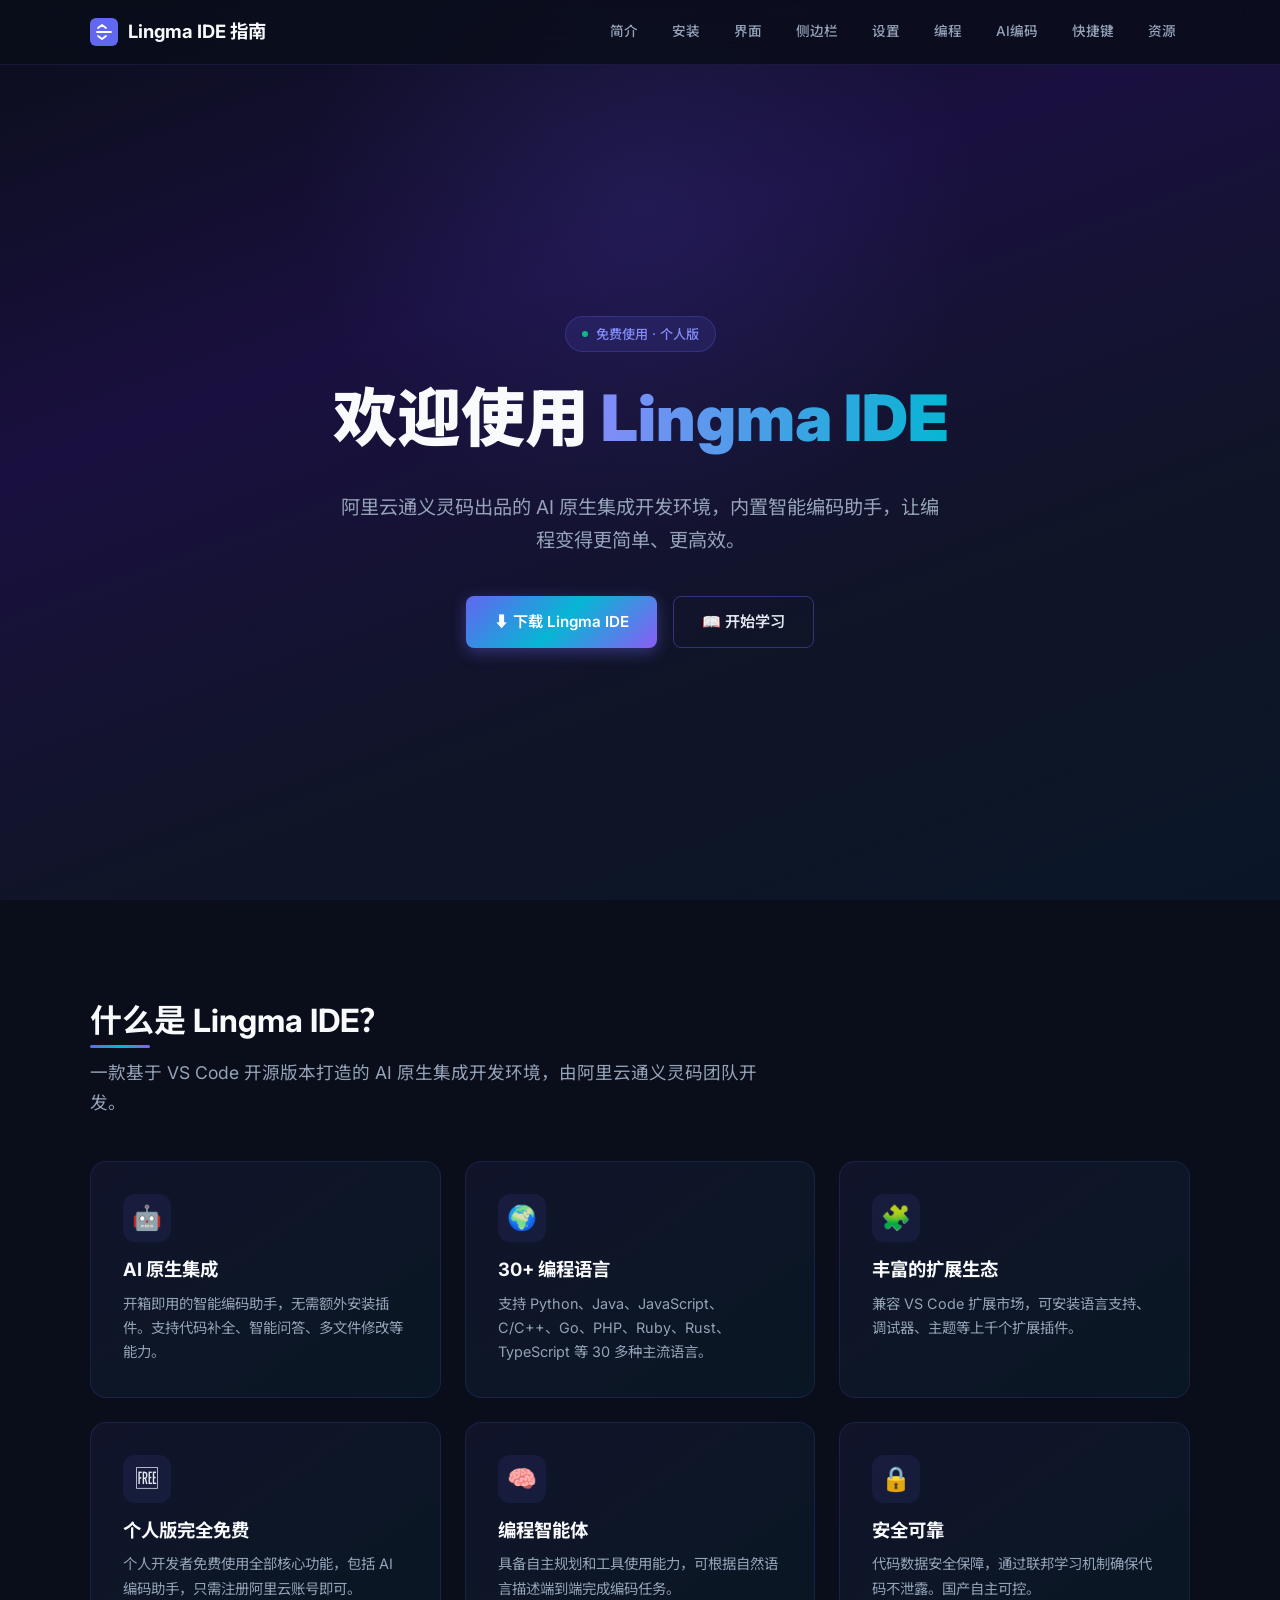
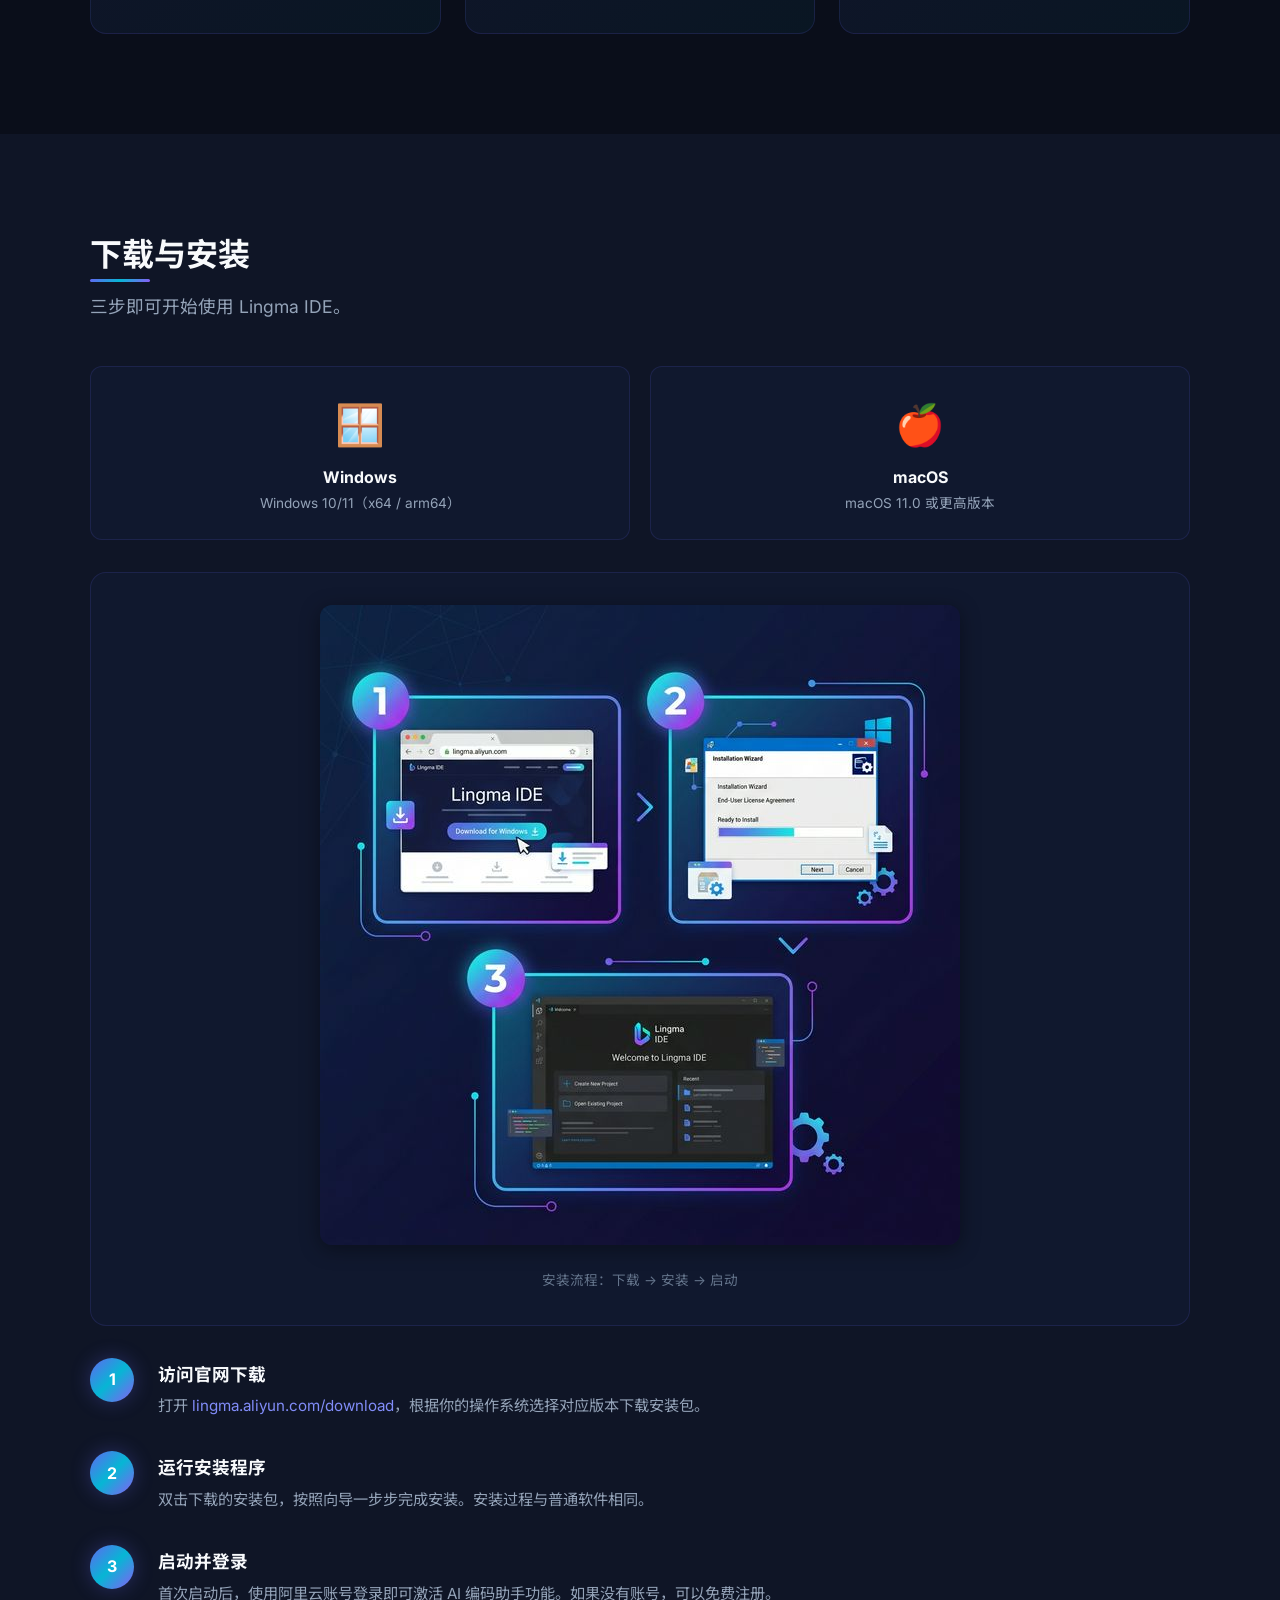
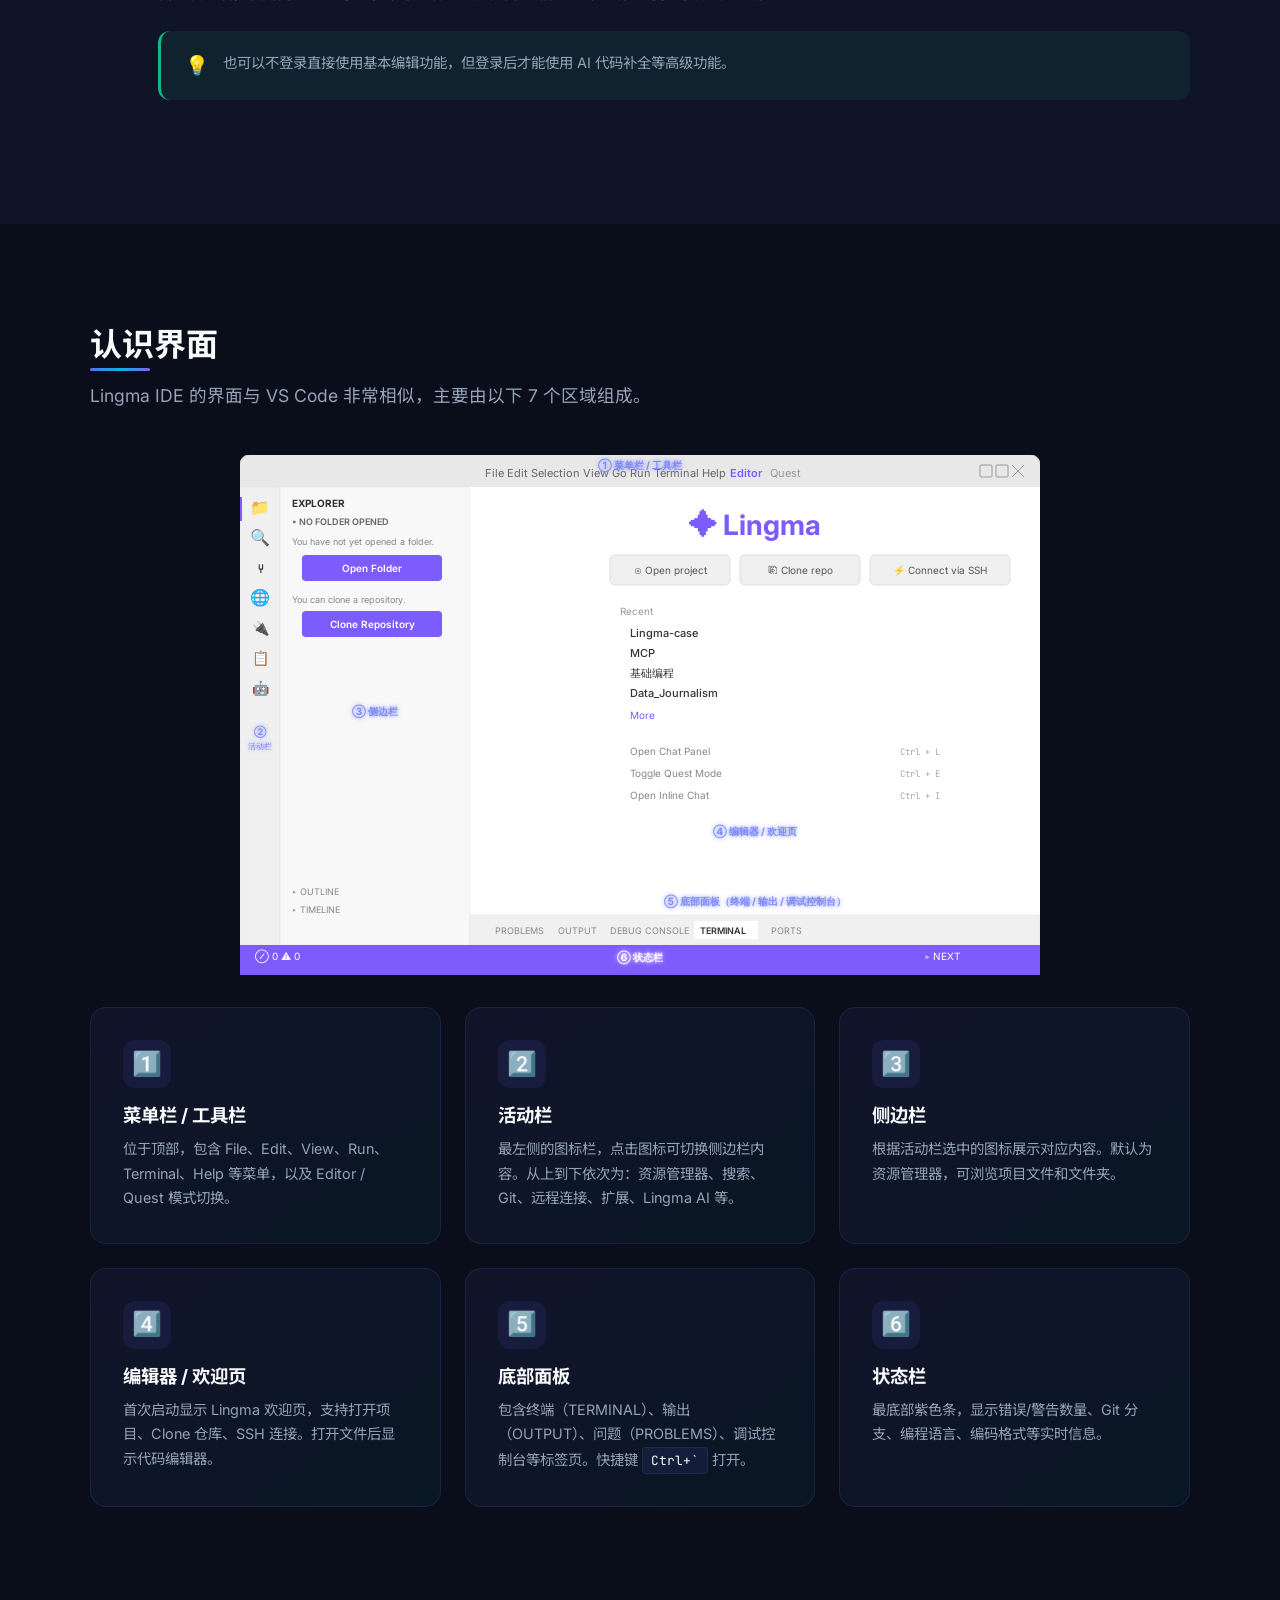
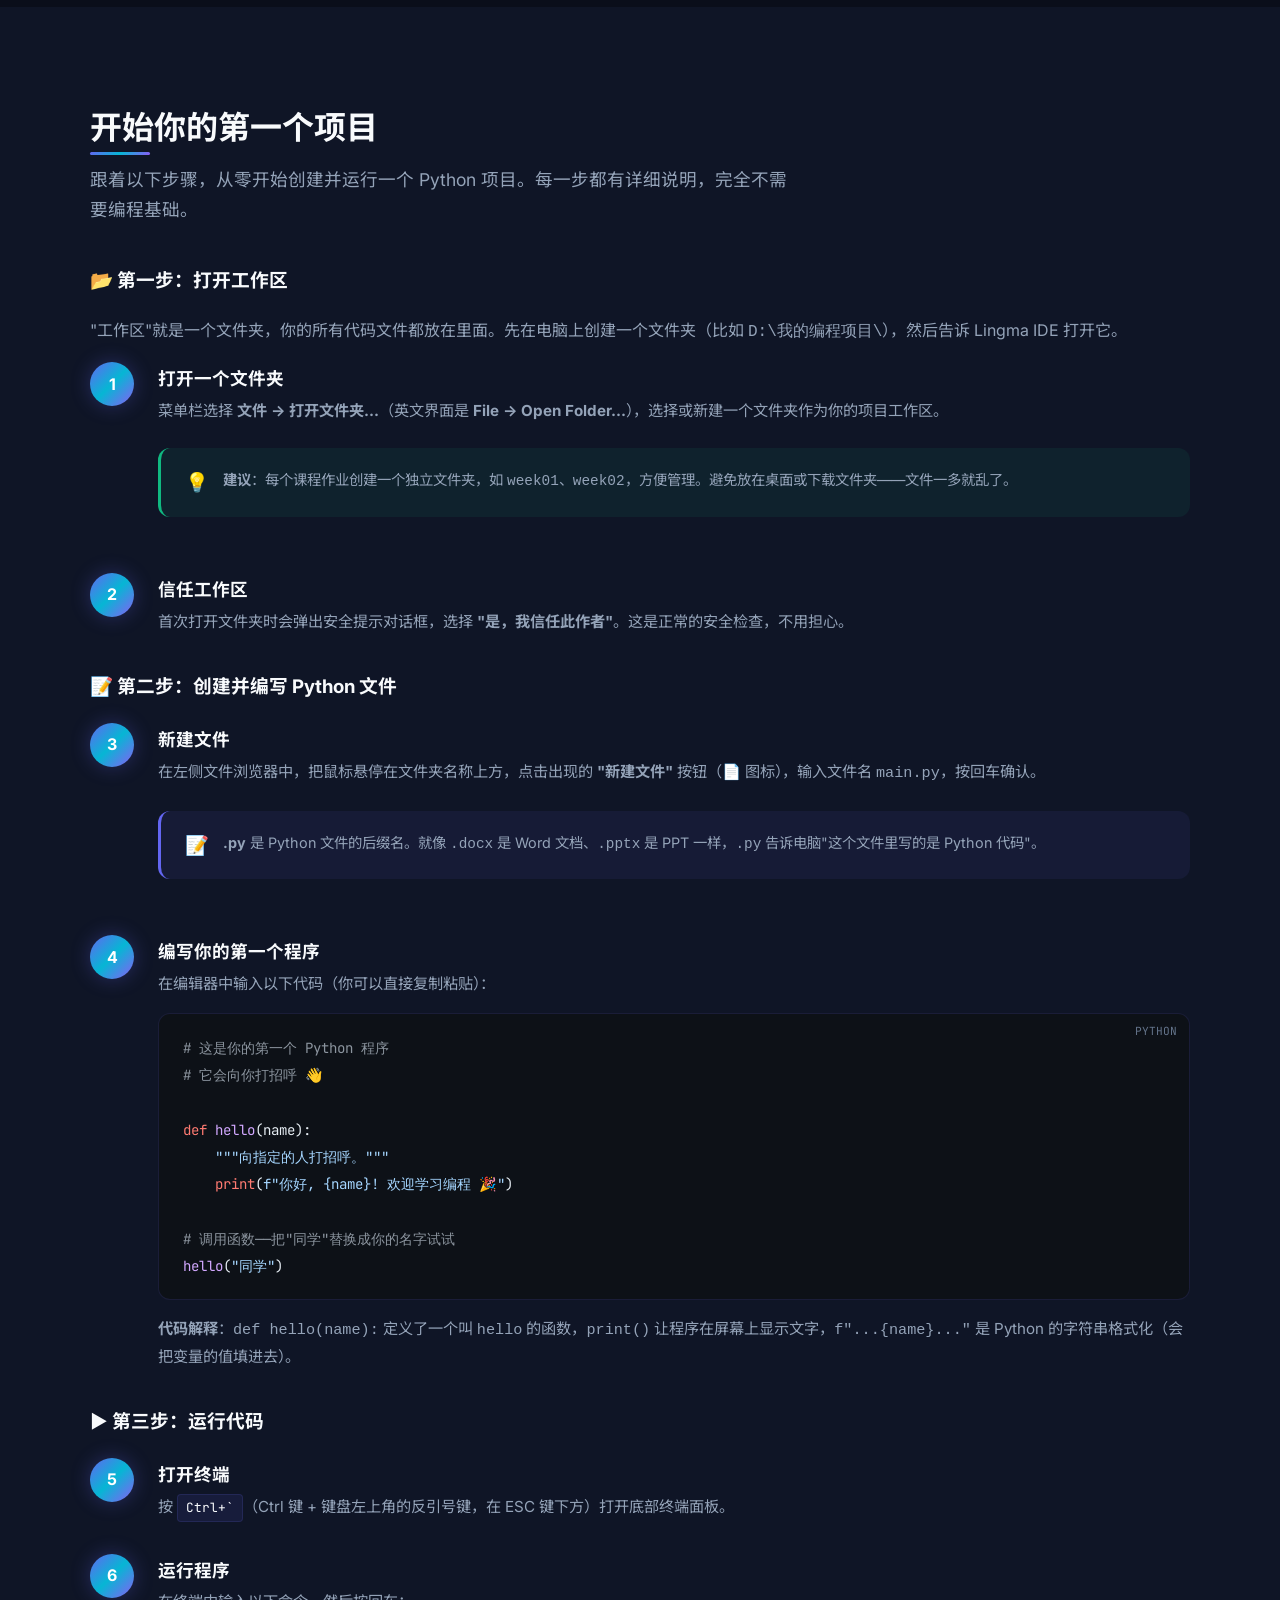
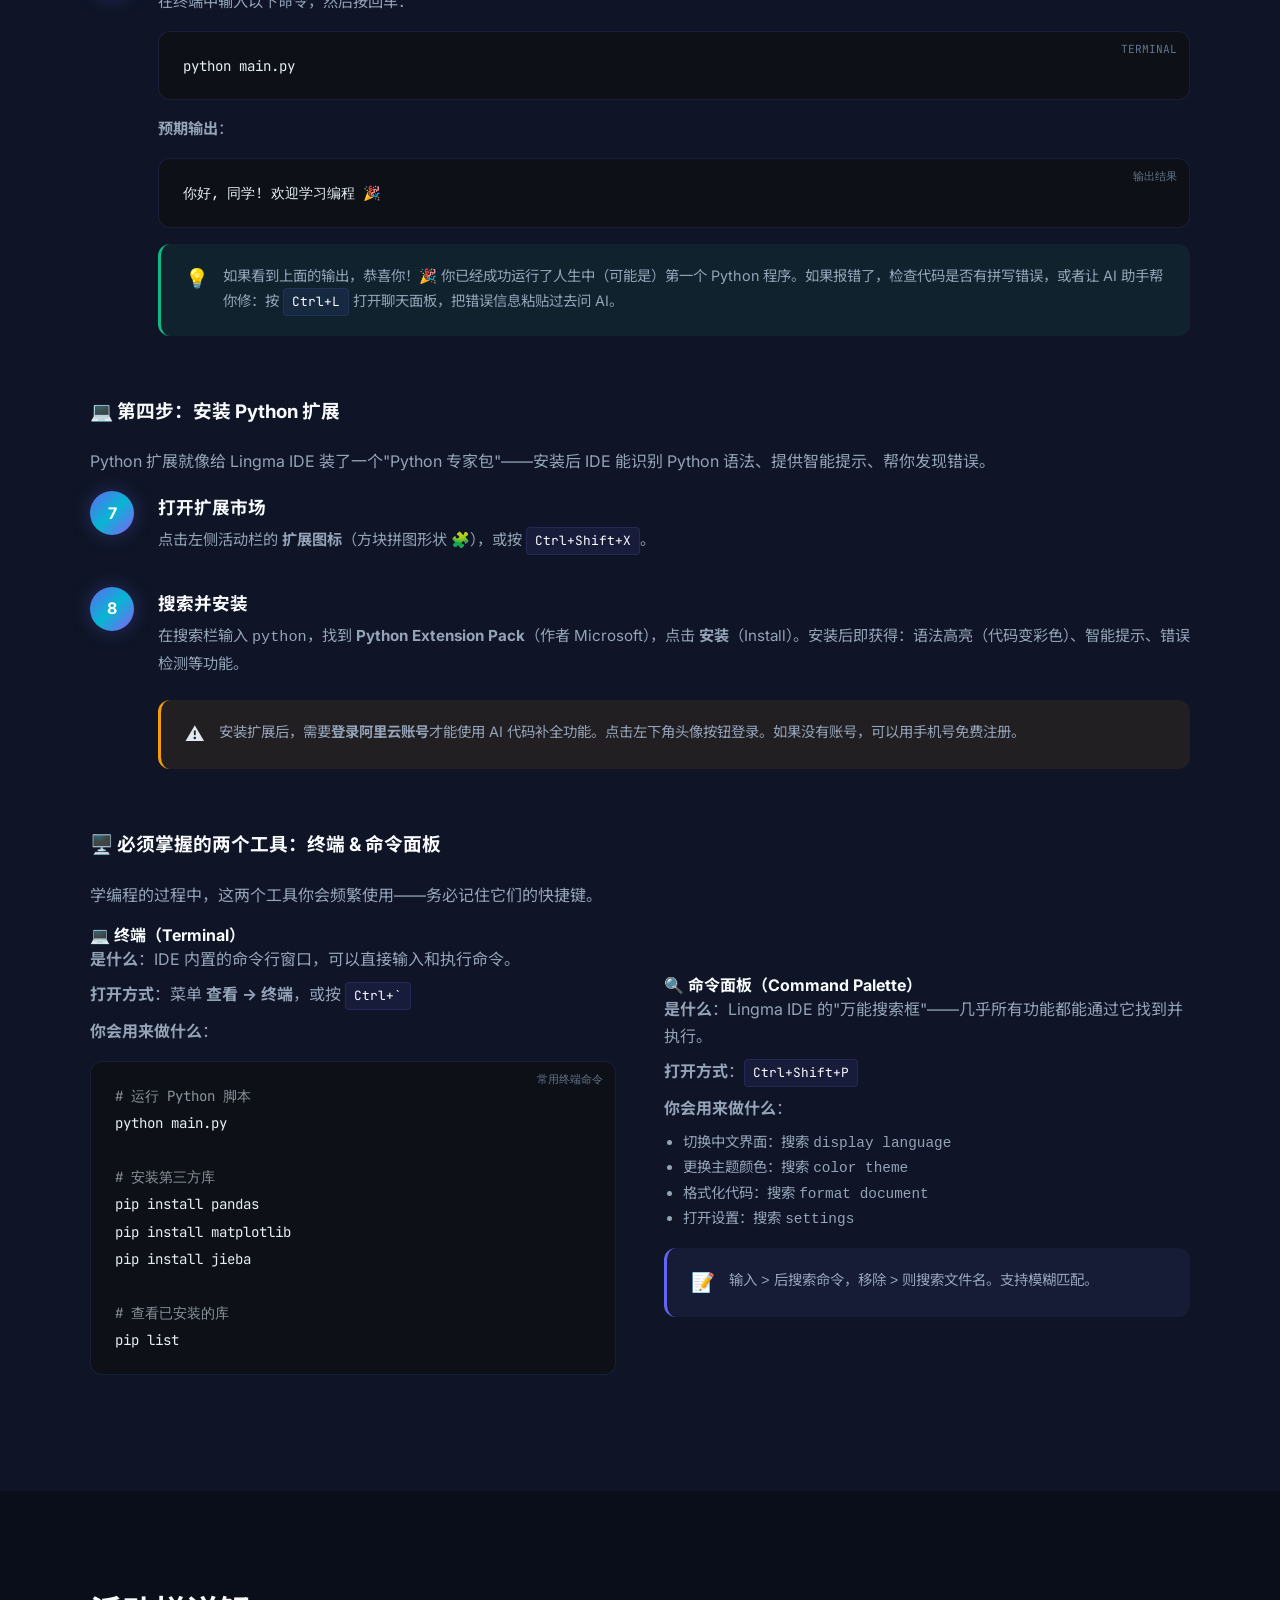
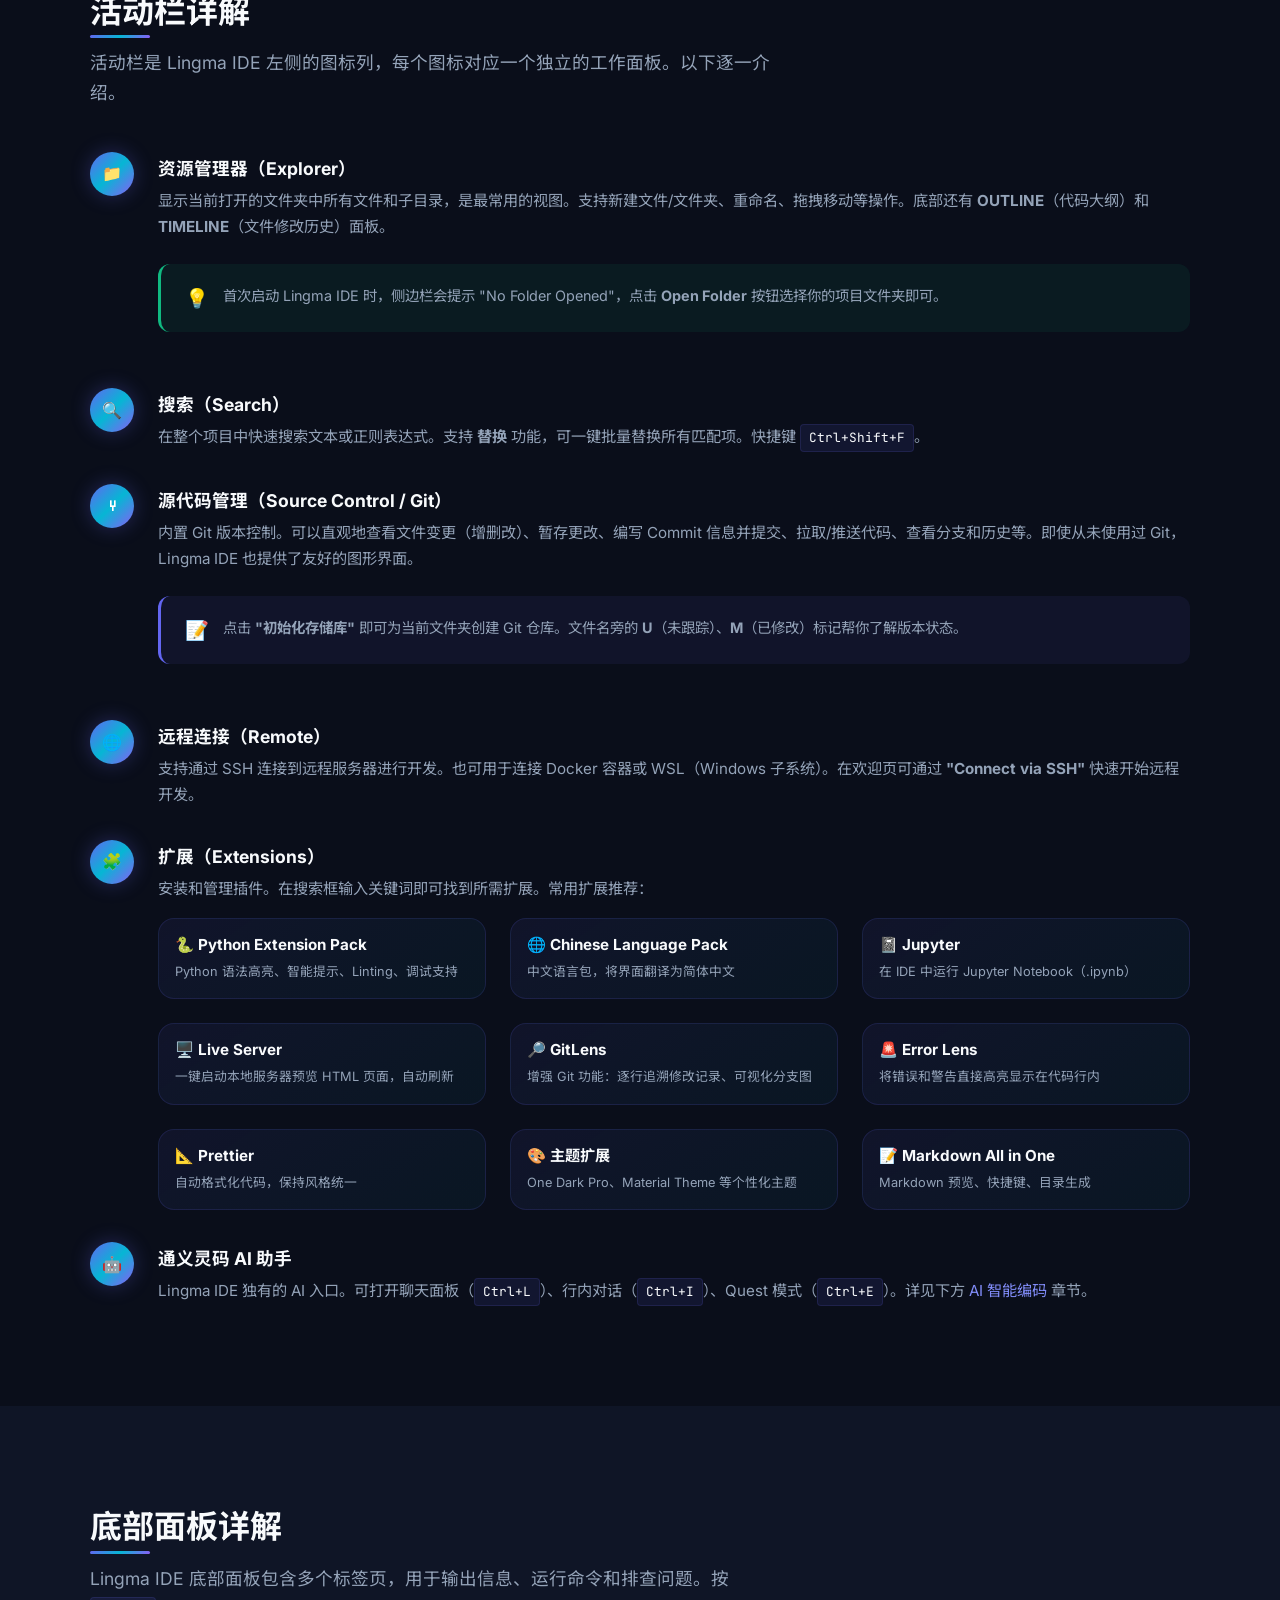
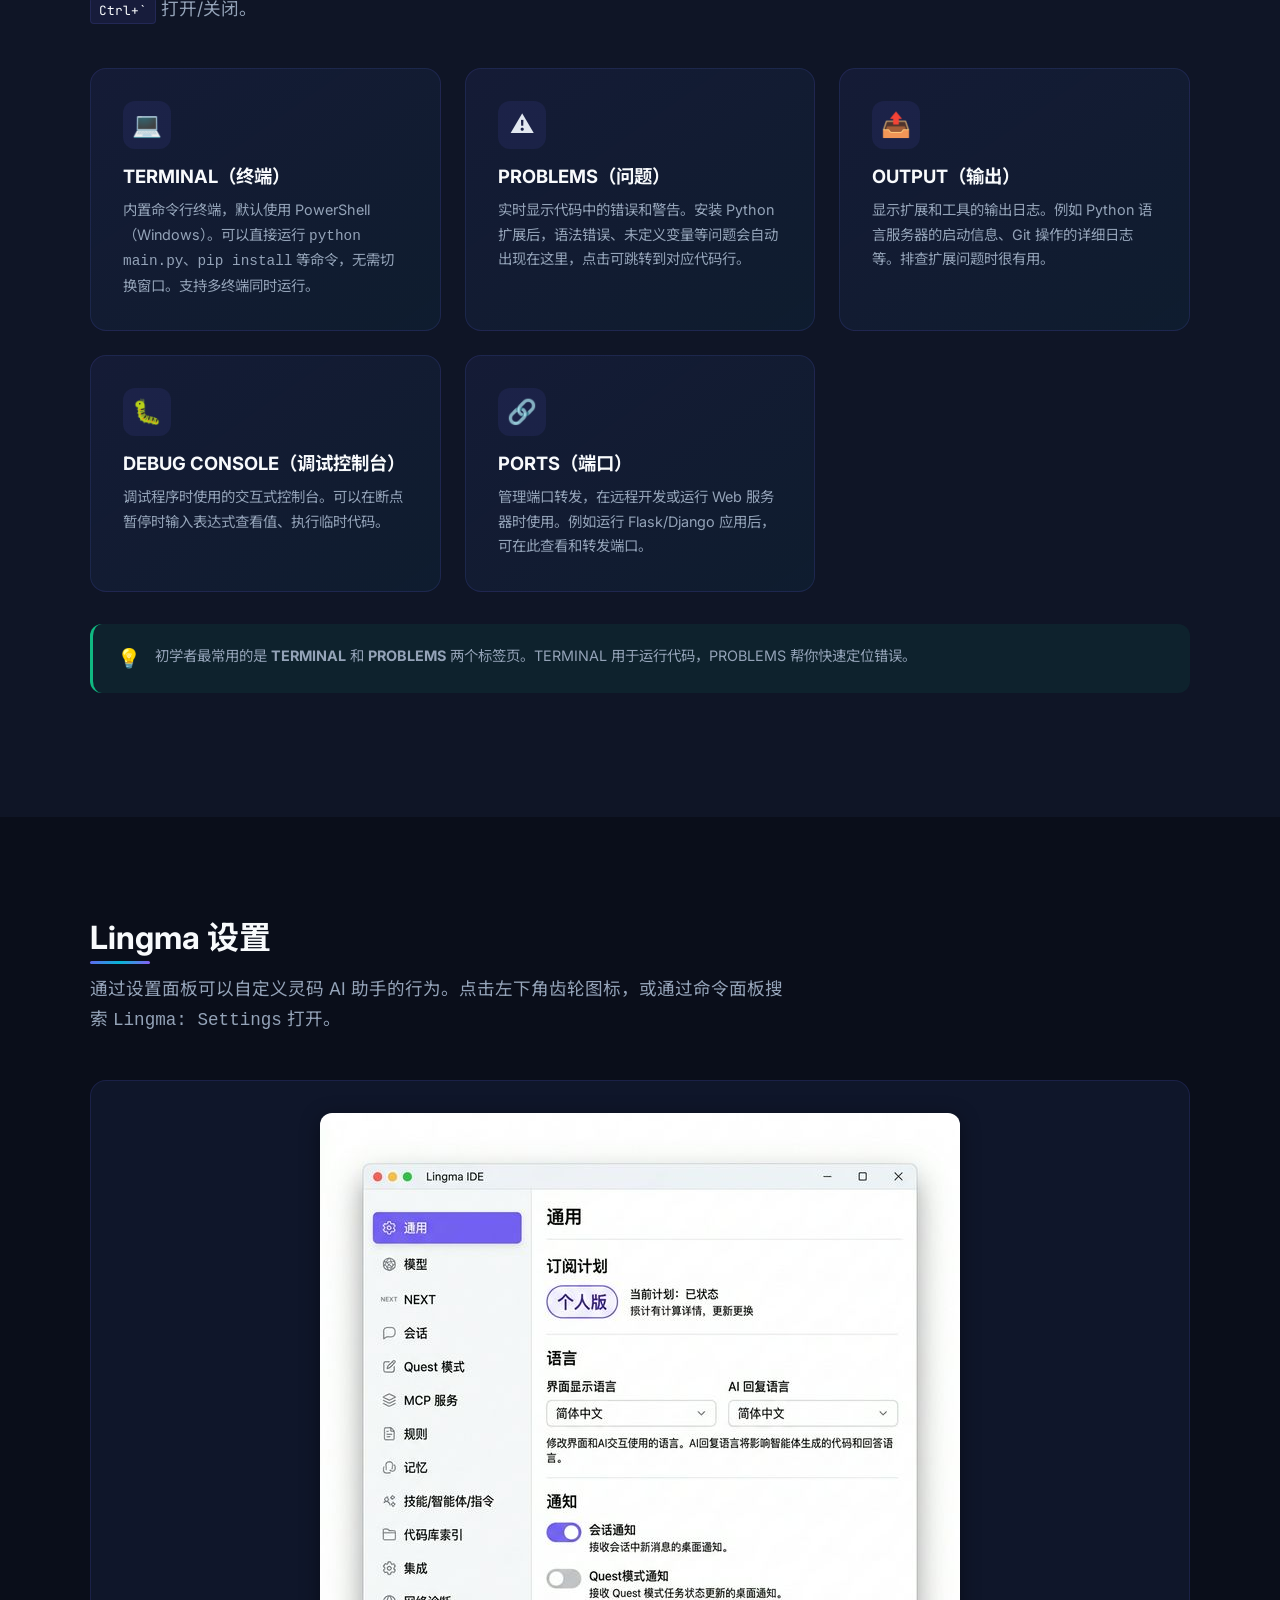
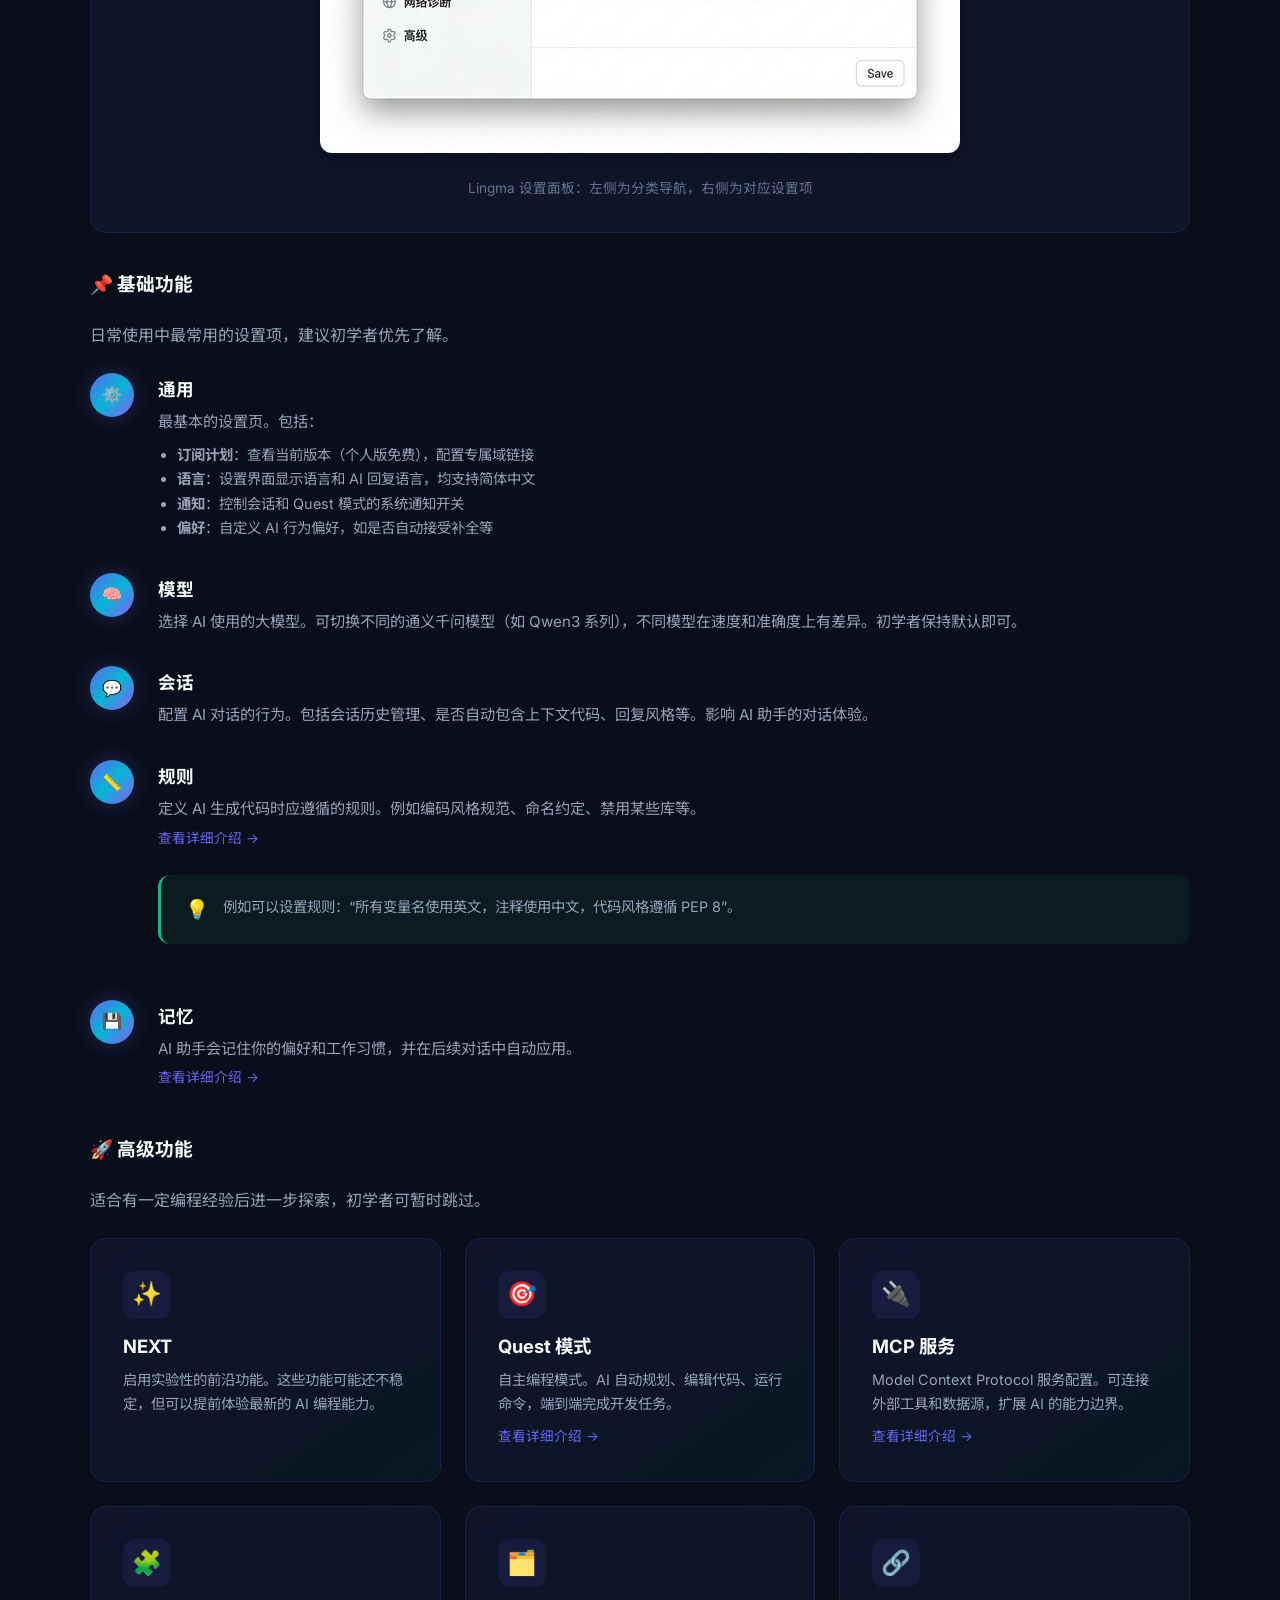
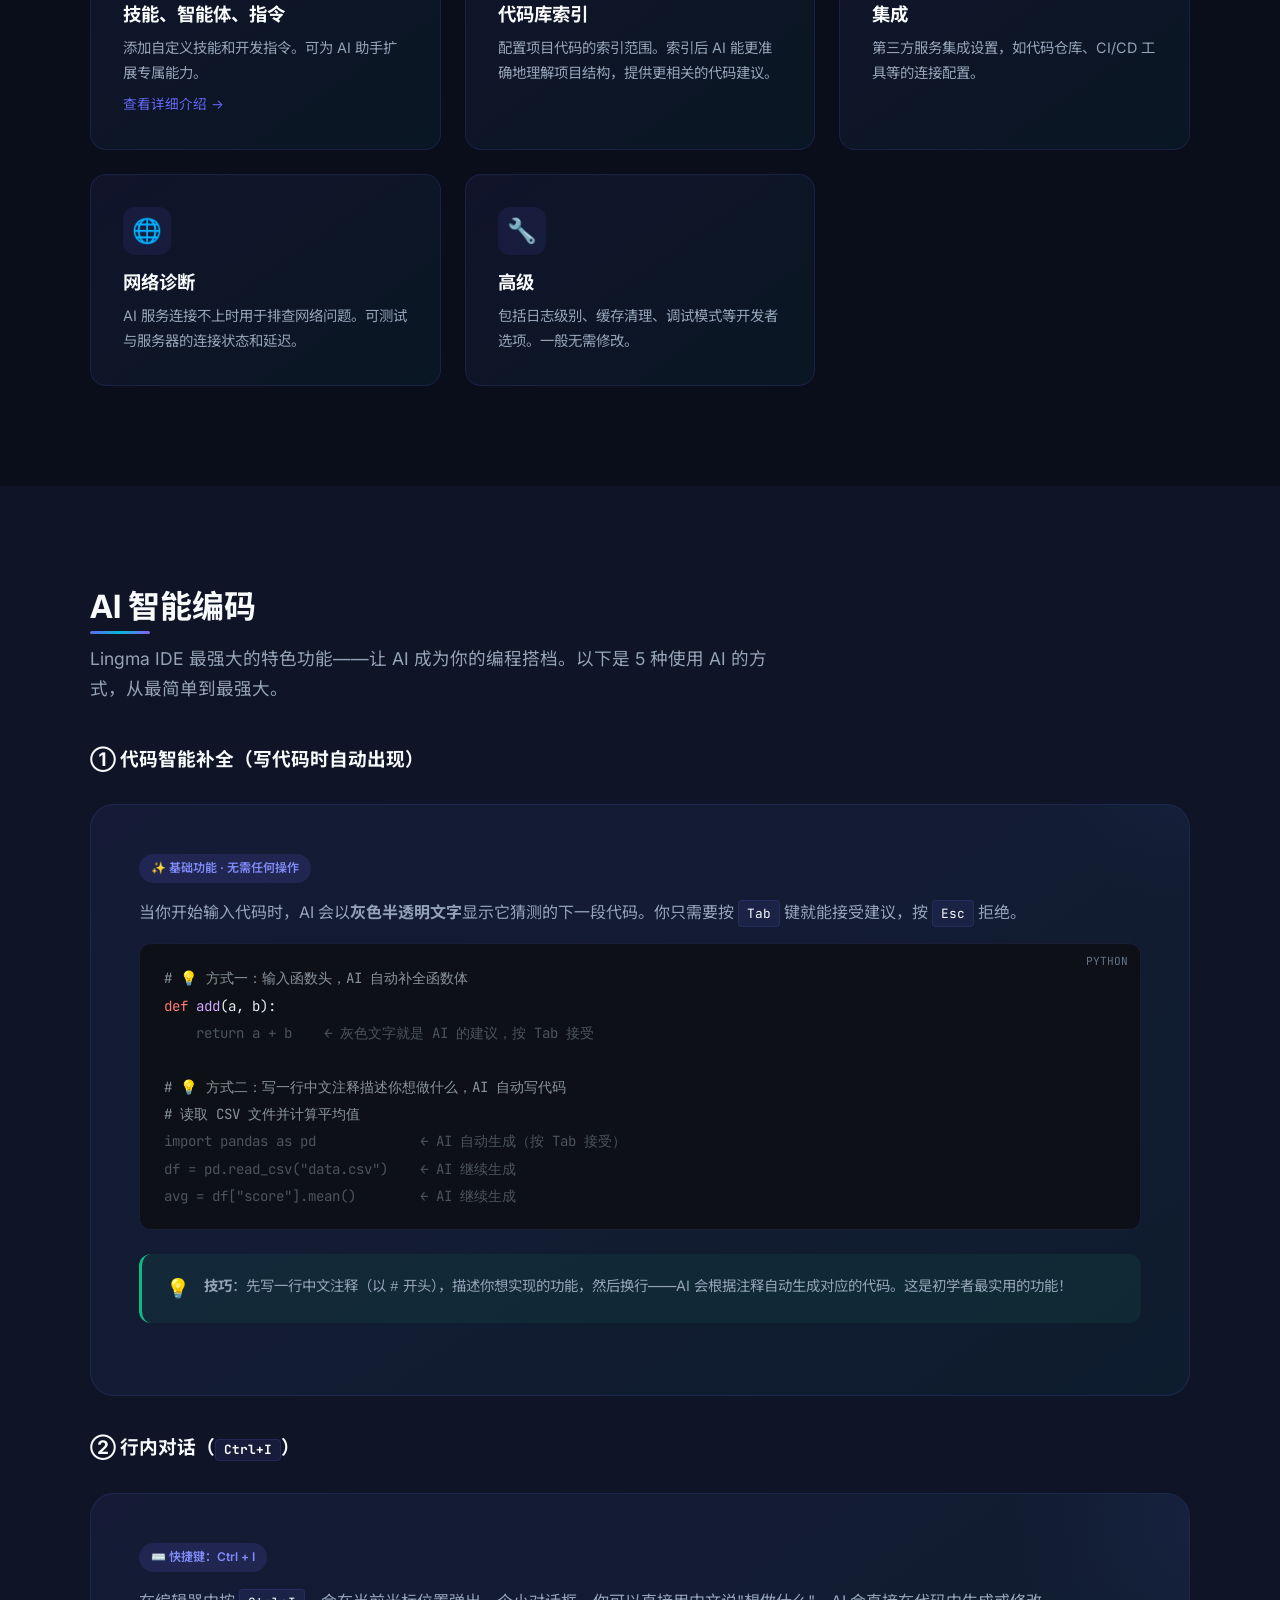
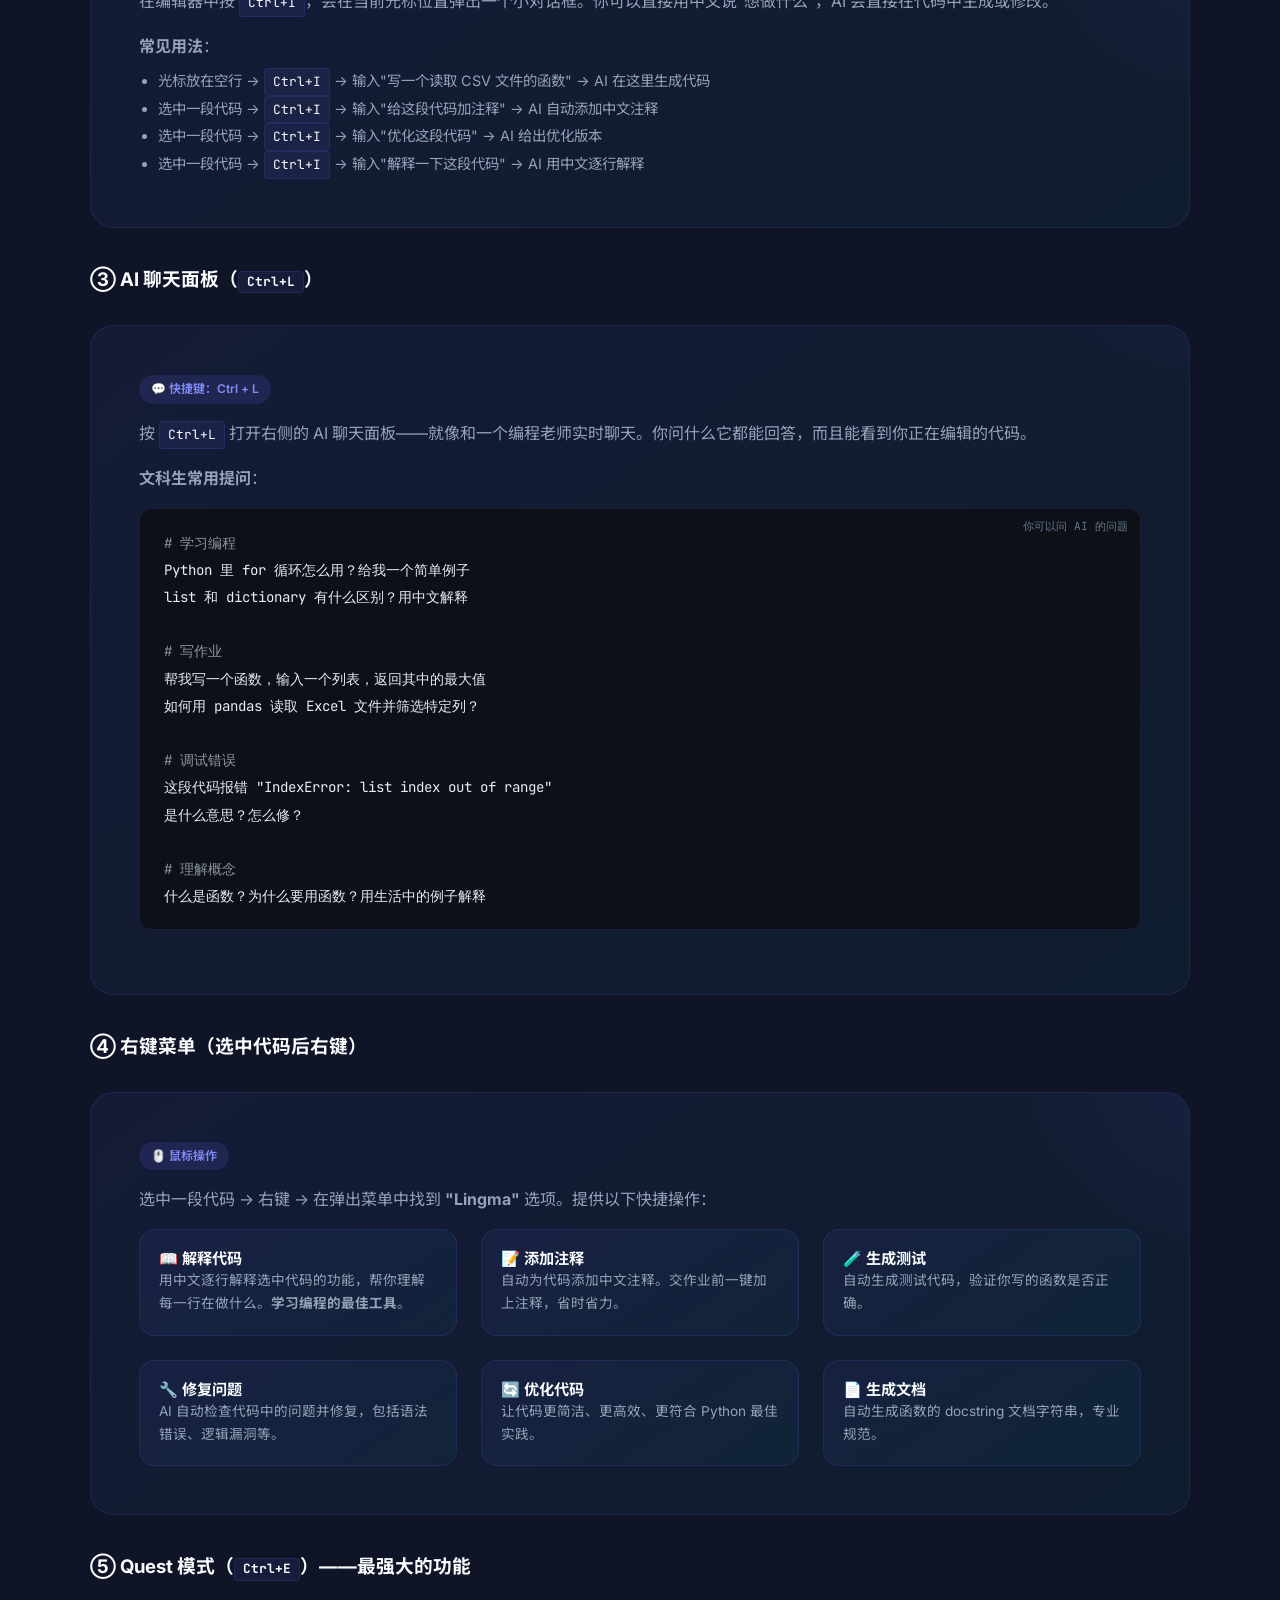
<file: index.html>
<!DOCTYPE html>
<html lang="zh-CN">
<head>
  <meta charset="UTF-8">
  <meta name="viewport" content="width=device-width, initial-scale=1.0">
  <title>Lingma IDE 入门指南 — 通义灵码</title>
  <meta name="description" content="面向本科生的 Lingma IDE（通义灵码）使用入门指南，涵盖下载安装、界面认识、Python 编程、AI 智能编码等核心功能。">
  <link rel="stylesheet" href="index.css">
  <link rel="icon" href="data:image/svg+xml,<svg xmlns='http://www.w3.org/2000/svg' viewBox='0 0 32 32'><text y='28' font-size='28'>🧠</text></svg>">
</head>
<body>

<!-- ===== Navigation ===== -->
<nav class="navbar" id="navbar">
  <div class="navbar-inner">
    <a href="#" class="nav-brand">
      <svg viewBox="0 0 28 28" fill="none"><rect width="28" height="28" rx="6" fill="url(#nb)"/><path d="M8 10l4-3 4 3M8 18l4 3 4-3M7 14h14" stroke="#fff" stroke-width="1.8" stroke-linecap="round" stroke-linejoin="round"/><defs><linearGradient id="nb" x1="0" y1="0" x2="28" y2="28"><stop stop-color="#6366f1"/><stop offset="1" stop-color="#06b6d4"/></linearGradient></defs></svg>
      Lingma IDE 指南
    </a>
    <button class="nav-toggle" onclick="document.querySelector('.nav-links').classList.toggle('open')" aria-label="菜单">☰</button>
    <ul class="nav-links">
      <li><a href="#about">简介</a></li>
      <li><a href="#install">安装</a></li>
      <li><a href="#interface">界面</a></li>
      <li><a href="#sidebar">侧边栏</a></li>
      <li><a href="#settings">设置</a></li>
      <li><a href="#coding">编程</a></li>
      <li><a href="#ai">AI编码</a></li>
      <li><a href="#shortcuts">快捷键</a></li>
      <li><a href="#resources">资源</a></li>
    </ul>
  </div>
</nav>

<!-- ===== Hero ===== -->
<section class="hero" id="top">
  <div class="hero-particles" id="particles"></div>
  <div class="hero-content">
    <div class="hero-badge"><span class="dot"></span>免费使用 · 个人版</div>
    <h1>欢迎使用 <span class="gradient-text">Lingma IDE</span></h1>
    <p class="tagline">阿里云通义灵码出品的 AI 原生集成开发环境，内置智能编码助手，让编程变得更简单、更高效。</p>
    <div class="hero-actions">
      <a href="https://lingma.aliyun.com/download" target="_blank" rel="noopener noreferrer" class="btn btn-primary">⬇ 下载 Lingma IDE</a>
      <a href="#about" class="btn btn-outline">📖 开始学习</a>
    </div>
  </div>
</section>

<!-- ===== 什么是 Lingma IDE ===== -->
<section class="section" id="about">
  <div class="section-inner fade-in">
    <h2 class="section-title">什么是 Lingma IDE？</h2>
    <p class="section-subtitle">一款基于 VS Code 开源版本打造的 AI 原生集成开发环境，由阿里云通义灵码团队开发。</p>
    <div class="features-grid">
      <div class="feature-card">
        <div class="feature-icon">🤖</div>
        <h3>AI 原生集成</h3>
        <p>开箱即用的智能编码助手，无需额外安装插件。支持代码补全、智能问答、多文件修改等能力。</p>
      </div>
      <div class="feature-card">
        <div class="feature-icon">🌍</div>
        <h3>30+ 编程语言</h3>
        <p>支持 Python、Java、JavaScript、C/C++、Go、PHP、Ruby、Rust、TypeScript 等 30 多种主流语言。</p>
      </div>
      <div class="feature-card">
        <div class="feature-icon">🧩</div>
        <h3>丰富的扩展生态</h3>
        <p>兼容 VS Code 扩展市场，可安装语言支持、调试器、主题等上千个扩展插件。</p>
      </div>
      <div class="feature-card">
        <div class="feature-icon">🆓</div>
        <h3>个人版完全免费</h3>
        <p>个人开发者免费使用全部核心功能，包括 AI 编码助手，只需注册阿里云账号即可。</p>
      </div>
      <div class="feature-card">
        <div class="feature-icon">🧠</div>
        <h3>编程智能体</h3>
        <p>具备自主规划和工具使用能力，可根据自然语言描述端到端完成编码任务。</p>
      </div>
      <div class="feature-card">
        <div class="feature-icon">🔒</div>
        <h3>安全可靠</h3>
        <p>代码数据安全保障，通过联邦学习机制确保代码不泄露。国产自主可控。</p>
      </div>
    </div>
  </div>
</section>

<!-- ===== 下载与安装 ===== -->
<section class="section section-alt" id="install">
  <div class="section-inner fade-in">
    <h2 class="section-title">下载与安装</h2>
    <p class="section-subtitle">三步即可开始使用 Lingma IDE。</p>

    <div class="sys-req-grid">
      <div class="sys-req-card">
        <div class="os-icon">🪟</div>
        <h4>Windows</h4>
        <p>Windows 10/11（x64 / arm64）</p>
      </div>
      <div class="sys-req-card">
        <div class="os-icon">🍎</div>
        <h4>macOS</h4>
        <p>macOS 11.0 或更高版本</p>
      </div>
    </div>

    <div class="illustration-panel">
      <img src="images/install_steps.png" alt="Lingma IDE 安装步骤示意图" loading="lazy">
      <figcaption>安装流程：下载 → 安装 → 启动</figcaption>
    </div>

    <div class="step-list">
      <div class="step-item">
        <div class="step-number">1</div>
        <div class="step-content">
          <h4>访问官网下载</h4>
          <p>打开 <a href="https://lingma.aliyun.com/download" target="_blank" rel="noopener noreferrer">lingma.aliyun.com/download</a>，根据你的操作系统选择对应版本下载安装包。</p>
        </div>
      </div>
      <div class="step-item">
        <div class="step-number">2</div>
        <div class="step-content">
          <h4>运行安装程序</h4>
          <p>双击下载的安装包，按照向导一步步完成安装。安装过程与普通软件相同。</p>
        </div>
      </div>
      <div class="step-item">
        <div class="step-number">3</div>
        <div class="step-content">
          <h4>启动并登录</h4>
          <p>首次启动后，使用阿里云账号登录即可激活 AI 编码助手功能。如果没有账号，可以免费注册。</p>
          <div class="info-box tip">
            <span class="info-box-icon">💡</span>
            <p>也可以不登录直接使用基本编辑功能，但登录后才能使用 AI 代码补全等高级功能。</p>
          </div>
        </div>
      </div>
    </div>
  </div>
</section>

<!-- ===== 界面认识 ===== -->
<section class="section" id="interface">
  <div class="section-inner fade-in">
    <h2 class="section-title">认识界面</h2>
    <p class="section-subtitle">Lingma IDE 的界面与 VS Code 非常相似，主要由以下 7 个区域组成。</p>

    <!-- SVG IDE Layout Diagram — matches real Lingma IDE (light theme) -->
    <svg class="ide-diagram" viewBox="0 0 800 520" xmlns="http://www.w3.org/2000/svg">
      <defs>
        <linearGradient id="g1" x1="0" y1="0" x2="1" y2="1"><stop offset="0%" stop-color="#6366f1"/><stop offset="100%" stop-color="#06b6d4"/></linearGradient>
        <filter id="glow"><feGaussianBlur stdDeviation="2" result="blur"/><feMerge><feMergeNode in="blur"/><feMergeNode in="SourceGraphic"/></feMerge></filter>
      </defs>
      <!-- Window Frame -->
      <rect width="800" height="520" rx="10" fill="#f5f5f5" stroke="#c0c0c0" stroke-width="1.5"/>
      <!-- Title Bar -->
      <rect x="0" y="0" width="800" height="32" rx="10" fill="#e8e8e8"/>
      <rect x="0" y="10" width="800" height="22" fill="#e8e8e8"/>
      <text x="245" y="22" fill="#666" font-size="11" font-family="Inter,sans-serif">File  Edit  Selection  View  Go  Run  Terminal  Help</text>
      <text x="490" y="22" fill="#7c5cfc" font-size="11" font-weight="600" font-family="Inter,sans-serif">Editor</text>
      <text x="530" y="22" fill="#999" font-size="11" font-family="Inter,sans-serif">Quest</text>
      <!-- Window buttons -->
      <rect x="740" y="10" width="12" height="12" rx="1" fill="none" stroke="#999" stroke-width="1"/>
      <rect x="756" y="10" width="12" height="12" rx="1" fill="none" stroke="#999" stroke-width="1"/>
      <line x1="772" y1="10" x2="784" y2="22" stroke="#999" stroke-width="1"/>
      <line x1="784" y1="10" x2="772" y2="22" stroke="#999" stroke-width="1"/>
      <!-- Activity Bar (left icons) -->
      <rect x="0" y="32" width="40" height="458" fill="#f0f0f0" stroke="#ddd" stroke-width="0.5"/>
      <!-- Activity bar icons -->
      <text x="20" y="58" text-anchor="middle" font-size="16">📁</text>
      <rect x="0" y="42" width="2" height="24" fill="#7c5cfc"/>
      <text x="20" y="88" text-anchor="middle" font-size="16">🔍</text>
      <text x="20" y="118" text-anchor="middle" font-size="14">⑂</text>
      <text x="20" y="148" text-anchor="middle" font-size="16">🌐</text>
      <text x="20" y="178" text-anchor="middle" font-size="14">🔌</text>
      <text x="20" y="208" text-anchor="middle" font-size="14">📋</text>
      <text x="20" y="238" text-anchor="middle" font-size="14">🤖</text>
      <!-- Sidebar - Explorer -->
      <rect x="40" y="32" width="190" height="458" fill="#f8f8f8" stroke="#e0e0e0" stroke-width="0.5"/>
      <text x="52" y="52" fill="#333" font-size="10" font-weight="700" font-family="Inter,sans-serif">EXPLORER</text>
      <text x="52" y="70" fill="#666" font-size="9" font-weight="600" font-family="Inter,sans-serif">▸ NO FOLDER OPENED</text>
      <text x="52" y="90" fill="#888" font-size="9" font-family="Inter,sans-serif">You have not yet opened a folder.</text>
      <rect x="62" y="100" width="140" height="26" rx="4" fill="#7c5cfc"/>
      <text x="132" y="117" text-anchor="middle" fill="#fff" font-size="10" font-weight="600" font-family="Inter,sans-serif">Open Folder</text>
      <text x="52" y="148" fill="#888" font-size="9" font-family="Inter,sans-serif">You can clone a repository.</text>
      <rect x="62" y="156" width="140" height="26" rx="4" fill="#7c5cfc"/>
      <text x="132" y="173" text-anchor="middle" fill="#fff" font-size="10" font-weight="600" font-family="Inter,sans-serif">Clone Repository</text>
      <!-- Bottom sidebar sections -->
      <text x="52" y="440" fill="#888" font-size="9" font-family="Inter,sans-serif">▸ OUTLINE</text>
      <text x="52" y="458" fill="#888" font-size="9" font-family="Inter,sans-serif">▸ TIMELINE</text>
      <!-- Main content - Welcome Page -->
      <rect x="230" y="32" width="570" height="428" fill="#ffffff"/>
      <!-- Lingma Logo + Welcome -->
      <text x="515" y="80" text-anchor="middle" fill="#7c5cfc" font-size="28" font-weight="700" font-family="Inter,sans-serif">✦ Lingma</text>
      <!-- Welcome buttons -->
      <rect x="370" y="100" width="120" height="30" rx="5" fill="#f0f0f0" stroke="#ddd" stroke-width="1"/>
      <text x="430" y="119" text-anchor="middle" fill="#555" font-size="10" font-family="Inter,sans-serif">⊙ Open project</text>
      <rect x="500" y="100" width="120" height="30" rx="5" fill="#f0f0f0" stroke="#ddd" stroke-width="1"/>
      <text x="560" y="119" text-anchor="middle" fill="#555" font-size="10" font-family="Inter,sans-serif">⎘ Clone repo</text>
      <rect x="630" y="100" width="140" height="30" rx="5" fill="#f0f0f0" stroke="#ddd" stroke-width="1"/>
      <text x="700" y="119" text-anchor="middle" fill="#555" font-size="10" font-family="Inter,sans-serif">⚡ Connect via SSH</text>
      <!-- Recent projects -->
      <text x="380" y="160" fill="#999" font-size="10" font-family="Inter,sans-serif">Recent</text>
      <text x="390" y="182" fill="#333" font-size="11" font-weight="500" font-family="Inter,sans-serif">Lingma-case</text>
      <text x="390" y="202" fill="#333" font-size="11" font-weight="500" font-family="Inter,sans-serif">MCP</text>
      <text x="390" y="222" fill="#333" font-size="11" font-weight="500" font-family="Inter,sans-serif">基础编程</text>
      <text x="390" y="242" fill="#333" font-size="11" font-weight="500" font-family="Inter,sans-serif">Data_Journalism</text>
      <text x="390" y="264" fill="#7c5cfc" font-size="10" font-family="Inter,sans-serif">More</text>
      <!-- Chat shortcuts -->
      <text x="390" y="300" fill="#888" font-size="10" font-family="Inter,sans-serif">Open Chat Panel</text>
      <text x="700" y="300" text-anchor="end" fill="#aaa" font-size="9" font-family="JetBrains Mono,monospace">Ctrl + L</text>
      <text x="390" y="322" fill="#888" font-size="10" font-family="Inter,sans-serif">Toggle Quest Mode</text>
      <text x="700" y="322" text-anchor="end" fill="#aaa" font-size="9" font-family="JetBrains Mono,monospace">Ctrl + E</text>
      <text x="390" y="344" fill="#888" font-size="10" font-family="Inter,sans-serif">Open Inline Chat</text>
      <text x="700" y="344" text-anchor="end" fill="#aaa" font-size="9" font-family="JetBrains Mono,monospace">Ctrl + I</text>
      <!-- Bottom Panel - Terminal tabs -->
      <rect x="230" y="460" width="570" height="30" fill="#f0f0f0" stroke="#ddd" stroke-width="0.5"/>
      <text x="255" y="479" fill="#888" font-size="9" font-family="Inter,sans-serif">PROBLEMS</text>
      <text x="318" y="479" fill="#888" font-size="9" font-family="Inter,sans-serif">OUTPUT</text>
      <text x="370" y="479" fill="#888" font-size="9" font-family="Inter,sans-serif">DEBUG CONSOLE</text>
      <rect x="454" y="466" width="64" height="18" rx="0" fill="#fff"/>
      <text x="460" y="479" fill="#333" font-size="9" font-weight="600" font-family="Inter,sans-serif">TERMINAL</text>
      <text x="531" y="479" fill="#888" font-size="9" font-family="Inter,sans-serif">PORTS</text>
      <!-- Status Bar -->
      <rect x="0" y="490" width="800" height="30" rx="0" fill="#7c5cfc"/>
      <rect x="0" y="490" width="800" height="20" fill="#7c5cfc"/>
      <rect x="0" y="510" width="800" height="10" rx="10" fill="#7c5cfc"/>
      <text x="15" y="505" fill="#fff" font-size="10" font-family="Inter,sans-serif">⊘ 0  ⚠ 0</text>
      <text x="720" y="505" fill="#fff" font-size="10" font-family="Inter,sans-serif" text-anchor="end">⊳ NEXT</text>
      <!-- Labels -->
      <g filter="url(#glow)">
        <text x="400" y="14" text-anchor="middle" fill="#818cf8" font-size="10" font-weight="700" font-family="Inter,sans-serif">① 菜单栏 / 工具栏</text>
        <text x="20" y="280" text-anchor="middle" fill="#818cf8" font-size="9" font-weight="700" font-family="Inter,sans-serif">②</text>
        <text x="20" y="294" text-anchor="middle" fill="#818cf8" font-size="8" font-family="Inter,sans-serif">活动栏</text>
        <text x="135" y="260" text-anchor="middle" fill="#818cf8" font-size="10" font-weight="700" font-family="Inter,sans-serif">③ 侧边栏</text>
        <text x="515" y="380" text-anchor="middle" fill="#818cf8" font-size="10" font-weight="700" font-family="Inter,sans-serif">④ 编辑器 / 欢迎页</text>
        <text x="515" y="450" text-anchor="middle" fill="#818cf8" font-size="10" font-weight="700" font-family="Inter,sans-serif">⑤ 底部面板（终端 / 输出 / 调试控制台）</text>
        <text x="400" y="506" text-anchor="middle" fill="#fff" font-size="10" font-weight="700" font-family="Inter,sans-serif">⑥ 状态栏</text>
      </g>
    </svg>

    <div class="features-grid" style="margin-top:2rem">
      <div class="feature-card"><div class="feature-icon">1️⃣</div><h3>菜单栏 / 工具栏</h3><p>位于顶部，包含 File、Edit、View、Run、Terminal、Help 等菜单，以及 Editor / Quest 模式切换。</p></div>
      <div class="feature-card"><div class="feature-icon">2️⃣</div><h3>活动栏</h3><p>最左侧的图标栏，点击图标可切换侧边栏内容。从上到下依次为：资源管理器、搜索、Git、远程连接、扩展、Lingma AI 等。</p></div>
      <div class="feature-card"><div class="feature-icon">3️⃣</div><h3>侧边栏</h3><p>根据活动栏选中的图标展示对应内容。默认为资源管理器，可浏览项目文件和文件夹。</p></div>
      <div class="feature-card"><div class="feature-icon">4️⃣</div><h3>编辑器 / 欢迎页</h3><p>首次启动显示 Lingma 欢迎页，支持打开项目、Clone 仓库、SSH 连接。打开文件后显示代码编辑器。</p></div>
      <div class="feature-card"><div class="feature-icon">5️⃣</div><h3>底部面板</h3><p>包含终端（TERMINAL）、输出（OUTPUT）、问题（PROBLEMS）、调试控制台等标签页。快捷键 <kbd>Ctrl+`</kbd> 打开。</p></div>
      <div class="feature-card"><div class="feature-icon">6️⃣</div><h3>状态栏</h3><p>最底部紫色条，显示错误/警告数量、Git 分支、编程语言、编码格式等实时信息。</p></div>
    </div>
  </div>
</section>

<!-- ===== 开始编程 ===== -->
<section class="section section-alt" id="coding">
  <div class="section-inner fade-in">
    <h2 class="section-title">开始你的第一个项目</h2>
    <p class="section-subtitle">跟着以下步骤，从零开始创建并运行一个 Python 项目。每一步都有详细说明，完全不需要编程基础。</p>

    <h3 style="margin-bottom:1.5rem;color:var(--color-text-bright)">📂 第一步：打开工作区</h3>
    <p style="color:var(--color-text-muted);margin-bottom:1rem">"工作区"就是一个文件夹，你的所有代码文件都放在里面。先在电脑上创建一个文件夹（比如 <code>D:\我的编程项目\</code>），然后告诉 Lingma IDE 打开它。</p>
    <div class="step-list">
      <div class="step-item">
        <div class="step-number">1</div>
        <div class="step-content">
          <h4>打开一个文件夹</h4>
          <p>菜单栏选择 <strong>文件 → 打开文件夹...</strong>（英文界面是 <strong>File → Open Folder...</strong>），选择或新建一个文件夹作为你的项目工作区。</p>
          <div class="info-box tip">
            <span class="info-box-icon">💡</span>
            <p><strong>建议</strong>：每个课程作业创建一个独立文件夹，如 <code>week01</code>、<code>week02</code>，方便管理。避免放在桌面或下载文件夹——文件一多就乱了。</p>
          </div>
        </div>
      </div>
      <div class="step-item">
        <div class="step-number">2</div>
        <div class="step-content">
          <h4>信任工作区</h4>
          <p>首次打开文件夹时会弹出安全提示对话框，选择 <strong>"是，我信任此作者"</strong>。这是正常的安全检查，不用担心。</p>
        </div>
      </div>
    </div>

    <h3 style="margin:2.5rem 0 1.5rem;color:var(--color-text-bright)">📝 第二步：创建并编写 Python 文件</h3>
    <div class="step-list">
      <div class="step-item">
        <div class="step-number">3</div>
        <div class="step-content">
          <h4>新建文件</h4>
          <p>在左侧文件浏览器中，把鼠标悬停在文件夹名称上方，点击出现的 <strong>"新建文件"</strong> 按钮（📄 图标），输入文件名 <code>main.py</code>，按回车确认。</p>
          <div class="info-box note">
            <span class="info-box-icon">📝</span>
            <p><strong>.py</strong> 是 Python 文件的后缀名。就像 <code>.docx</code> 是 Word 文档、<code>.pptx</code> 是 PPT 一样，<code>.py</code> 告诉电脑"这个文件里写的是 Python 代码"。</p>
          </div>
        </div>
      </div>
      <div class="step-item">
        <div class="step-number">4</div>
        <div class="step-content">
          <h4>编写你的第一个程序</h4>
          <p>在编辑器中输入以下代码（你可以直接复制粘贴）：</p>
          <div class="code-block" data-lang="python">
<code><span class="cm"># 这是你的第一个 Python 程序</span>
<span class="cm"># 它会向你打招呼 👋</span>

<span class="kw">def</span> <span class="fn">hello</span>(name):
    <span class="str">"""向指定的人打招呼。"""</span>
    <span class="kw">print</span>(<span class="str">f"你好, {name}! 欢迎学习编程 🎉"</span>)

<span class="cm"># 调用函数——把"同学"替换成你的名字试试</span>
<span class="fn">hello</span>(<span class="str">"同学"</span>)</code>
          </div>
          <p style="color:var(--color-text-muted);margin-top:0.5rem"><strong>代码解释</strong>：<code>def hello(name):</code> 定义了一个叫 <code>hello</code> 的函数，<code>print()</code> 让程序在屏幕上显示文字，<code>f"...{name}..."</code> 是 Python 的字符串格式化（会把变量的值填进去）。</p>
        </div>
      </div>
    </div>

    <h3 style="margin:2.5rem 0 1.5rem;color:var(--color-text-bright)">▶️ 第三步：运行代码</h3>
    <div class="step-list">
      <div class="step-item">
        <div class="step-number">5</div>
        <div class="step-content">
          <h4>打开终端</h4>
          <p>按 <kbd>Ctrl+`</kbd>（Ctrl 键 + 键盘左上角的反引号键，在 ESC 键下方）打开底部终端面板。</p>
        </div>
      </div>
      <div class="step-item">
        <div class="step-number">6</div>
        <div class="step-content">
          <h4>运行程序</h4>
          <p>在终端中输入以下命令，然后按回车：</p>
          <div class="code-block" data-lang="terminal">
<code>python main.py</code>
          </div>
          <p style="color:var(--color-text-muted);margin-top:0.5rem"><strong>预期输出</strong>：</p>
          <div class="code-block" data-lang="输出结果">
<code>你好, 同学! 欢迎学习编程 🎉</code>
          </div>
          <div class="info-box tip" style="margin-top:1rem">
            <span class="info-box-icon">💡</span>
            <p>如果看到上面的输出，恭喜你！🎉 你已经成功运行了人生中（可能是）第一个 Python 程序。如果报错了，检查代码是否有拼写错误，或者让 AI 助手帮你修：按 <kbd>Ctrl+L</kbd> 打开聊天面板，把错误信息粘贴过去问 AI。</p>
          </div>
        </div>
      </div>
    </div>

    <h3 style="margin:2.5rem 0 1.5rem;color:var(--color-text-bright)">💻 第四步：安装 Python 扩展</h3>
    <p style="color:var(--color-text-muted);margin-bottom:1rem">Python 扩展就像给 Lingma IDE 装了一个"Python 专家包"——安装后 IDE 能识别 Python 语法、提供智能提示、帮你发现错误。</p>
    <div class="step-list">
      <div class="step-item">
        <div class="step-number">7</div>
        <div class="step-content">
          <h4>打开扩展市场</h4>
          <p>点击左侧活动栏的 <strong>扩展图标</strong>（方块拼图形状 🧩），或按 <kbd>Ctrl+Shift+X</kbd>。</p>
        </div>
      </div>
      <div class="step-item">
        <div class="step-number">8</div>
        <div class="step-content">
          <h4>搜索并安装</h4>
          <p>在搜索栏输入 <code>python</code>，找到 <strong>Python Extension Pack</strong>（作者 Microsoft），点击 <strong>安装</strong>（Install）。安装后即获得：语法高亮（代码变彩色）、智能提示、错误检测等功能。</p>
          <div class="info-box warning">
            <span class="info-box-icon">⚠️</span>
            <p>安装扩展后，需要<strong>登录阿里云账号</strong>才能使用 AI 代码补全功能。点击左下角头像按钮登录。如果没有账号，可以用手机号免费注册。</p>
          </div>
        </div>
      </div>
    </div>

    <h3 style="margin:2.5rem 0 1.5rem;color:var(--color-text-bright)">🖥️ 必须掌握的两个工具：终端 & 命令面板</h3>
    <p style="color:var(--color-text-muted);margin-bottom:1rem">学编程的过程中，这两个工具你会频繁使用——务必记住它们的快捷键。</p>
    <div class="two-col" style="margin-top:1rem">
      <div>
        <h4>💻 终端（Terminal）</h4>
        <p style="color:var(--color-text-muted);margin-bottom:0.5rem"><strong>是什么</strong>：IDE 内置的命令行窗口，可以直接输入和执行命令。</p>
        <p style="color:var(--color-text-muted);margin-bottom:0.5rem"><strong>打开方式</strong>：菜单 <strong>查看 → 终端</strong>，或按 <kbd>Ctrl+`</kbd></p>
        <p style="color:var(--color-text-muted);margin-bottom:0.5rem"><strong>你会用来做什么</strong>：</p>
        <div class="code-block" data-lang="常用终端命令">
<code><span class="cm"># 运行 Python 脚本</span>
python main.py

<span class="cm"># 安装第三方库</span>
pip install pandas
pip install matplotlib
pip install jieba

<span class="cm"># 查看已安装的库</span>
pip list</code>
        </div>
      </div>
      <div>
        <h4>🔍 命令面板（Command Palette）</h4>
        <p style="color:var(--color-text-muted);margin-bottom:0.5rem"><strong>是什么</strong>：Lingma IDE 的"万能搜索框"——几乎所有功能都能通过它找到并执行。</p>
        <p style="color:var(--color-text-muted);margin-bottom:0.5rem"><strong>打开方式</strong>：<kbd>Ctrl+Shift+P</kbd></p>
        <p style="color:var(--color-text-muted);margin-bottom:0.5rem"><strong>你会用来做什么</strong>：</p>
        <ul style="color:var(--color-text-muted);font-size:0.9rem;padding-left:1.2rem">
          <li>切换中文界面：搜索 <code>display language</code></li>
          <li>更换主题颜色：搜索 <code>color theme</code></li>
          <li>格式化代码：搜索 <code>format document</code></li>
          <li>打开设置：搜索 <code>settings</code></li>
        </ul>
        <div class="info-box note" style="margin-top:1rem">
          <span class="info-box-icon">📝</span>
          <p>输入 <code>&gt;</code> 后搜索命令，移除 <code>&gt;</code> 则搜索文件名。支持模糊匹配。</p>
        </div>
      </div>
    </div>
  </div>
</section>


<!-- ===== 活动栏详解 ===== -->
<section class="section" id="sidebar">
  <div class="section-inner fade-in">
    <h2 class="section-title">活动栏详解</h2>
    <p class="section-subtitle">活动栏是 Lingma IDE 左侧的图标列，每个图标对应一个独立的工作面板。以下逐一介绍。</p>

    <div class="step-list">
      <div class="step-item">
        <div class="step-number">📁</div>
        <div class="step-content">
          <h4>资源管理器（Explorer）</h4>
          <p>显示当前打开的文件夹中所有文件和子目录，是最常用的视图。支持新建文件/文件夹、重命名、拖拽移动等操作。底部还有 <strong>OUTLINE</strong>（代码大纲）和 <strong>TIMELINE</strong>（文件修改历史）面板。</p>
          <div class="info-box tip">
            <span class="info-box-icon">💡</span>
            <p>首次启动 Lingma IDE 时，侧边栏会提示 "No Folder Opened"，点击 <strong>Open Folder</strong> 按钮选择你的项目文件夹即可。</p>
          </div>
        </div>
      </div>
      <div class="step-item">
        <div class="step-number">🔍</div>
        <div class="step-content">
          <h4>搜索（Search）</h4>
          <p>在整个项目中快速搜索文本或正则表达式。支持 <strong>替换</strong> 功能，可一键批量替换所有匹配项。快捷键 <kbd>Ctrl+Shift+F</kbd>。</p>
        </div>
      </div>
      <div class="step-item">
        <div class="step-number">⑂</div>
        <div class="step-content">
          <h4>源代码管理（Source Control / Git）</h4>
          <p>内置 Git 版本控制。可以直观地查看文件变更（增删改）、暂存更改、编写 Commit 信息并提交、拉取/推送代码、查看分支和历史等。即使从未使用过 Git，Lingma IDE 也提供了友好的图形界面。</p>
          <div class="info-box note">
            <span class="info-box-icon">📝</span>
            <p>点击 <strong>"初始化存储库"</strong> 即可为当前文件夹创建 Git 仓库。文件名旁的 <strong>U</strong>（未跟踪）、<strong>M</strong>（已修改）标记帮你了解版本状态。</p>
          </div>
        </div>
      </div>
      <div class="step-item">
        <div class="step-number">🌐</div>
        <div class="step-content">
          <h4>远程连接（Remote）</h4>
          <p>支持通过 SSH 连接到远程服务器进行开发。也可用于连接 Docker 容器或 WSL（Windows 子系统）。在欢迎页可通过 <strong>"Connect via SSH"</strong> 快速开始远程开发。</p>
        </div>
      </div>
      <div class="step-item">
        <div class="step-number">🧩</div>
        <div class="step-content">
          <h4>扩展（Extensions）</h4>
          <p>安装和管理插件。在搜索框输入关键词即可找到所需扩展。常用扩展推荐：</p>
          <div class="features-grid" style="margin-top:1rem">
            <div class="feature-card" style="padding:1rem">
              <h4 style="font-size:0.95rem">🐍 Python Extension Pack</h4>
              <p style="font-size:0.8rem">Python 语法高亮、智能提示、Linting、调试支持</p>
            </div>
            <div class="feature-card" style="padding:1rem">
              <h4 style="font-size:0.95rem">🌐 Chinese Language Pack</h4>
              <p style="font-size:0.8rem">中文语言包，将界面翻译为简体中文</p>
            </div>
            <div class="feature-card" style="padding:1rem">
              <h4 style="font-size:0.95rem">📓 Jupyter</h4>
              <p style="font-size:0.8rem">在 IDE 中运行 Jupyter Notebook（.ipynb）</p>
            </div>
            <div class="feature-card" style="padding:1rem">
              <h4 style="font-size:0.95rem">🖥️ Live Server</h4>
              <p style="font-size:0.8rem">一键启动本地服务器预览 HTML 页面，自动刷新</p>
            </div>
            <div class="feature-card" style="padding:1rem">
              <h4 style="font-size:0.95rem">🔎 GitLens</h4>
              <p style="font-size:0.8rem">增强 Git 功能：逐行追溯修改记录、可视化分支图</p>
            </div>
            <div class="feature-card" style="padding:1rem">
              <h4 style="font-size:0.95rem">🚨 Error Lens</h4>
              <p style="font-size:0.8rem">将错误和警告直接高亮显示在代码行内</p>
            </div>
            <div class="feature-card" style="padding:1rem">
              <h4 style="font-size:0.95rem">📐 Prettier</h4>
              <p style="font-size:0.8rem">自动格式化代码，保持风格统一</p>
            </div>
            <div class="feature-card" style="padding:1rem">
              <h4 style="font-size:0.95rem">🎨 主题扩展</h4>
              <p style="font-size:0.8rem">One Dark Pro、Material Theme 等个性化主题</p>
            </div>
            <div class="feature-card" style="padding:1rem">
              <h4 style="font-size:0.95rem">📝 Markdown All in One</h4>
              <p style="font-size:0.8rem">Markdown 预览、快捷键、目录生成</p>
            </div>
          </div>
        </div>
      </div>
      <div class="step-item">
        <div class="step-number">🤖</div>
        <div class="step-content">
          <h4>通义灵码 AI 助手</h4>
          <p>Lingma IDE 独有的 AI 入口。可打开聊天面板（<kbd>Ctrl+L</kbd>）、行内对话（<kbd>Ctrl+I</kbd>）、Quest 模式（<kbd>Ctrl+E</kbd>）。详见下方 <a href="#ai">AI 智能编码</a> 章节。</p>
        </div>
      </div>
    </div>
  </div>
</section>

<!-- ===== 底部面板详解 ===== -->
<section class="section section-alt" id="bottom-panel">
  <div class="section-inner fade-in">
    <h2 class="section-title">底部面板详解</h2>
    <p class="section-subtitle">Lingma IDE 底部面板包含多个标签页，用于输出信息、运行命令和排查问题。按 <kbd>Ctrl+`</kbd> 打开/关闭。</p>

    <div class="features-grid">
      <div class="feature-card">
        <div class="feature-icon">💻</div>
        <h3>TERMINAL（终端）</h3>
        <p>内置命令行终端，默认使用 PowerShell（Windows）。可以直接运行 <code>python main.py</code>、<code>pip install</code> 等命令，无需切换窗口。支持多终端同时运行。</p>
      </div>
      <div class="feature-card">
        <div class="feature-icon">⚠️</div>
        <h3>PROBLEMS（问题）</h3>
        <p>实时显示代码中的错误和警告。安装 Python 扩展后，语法错误、未定义变量等问题会自动出现在这里，点击可跳转到对应代码行。</p>
      </div>
      <div class="feature-card">
        <div class="feature-icon">📤</div>
        <h3>OUTPUT（输出）</h3>
        <p>显示扩展和工具的输出日志。例如 Python 语言服务器的启动信息、Git 操作的详细日志等。排查扩展问题时很有用。</p>
      </div>
      <div class="feature-card">
        <div class="feature-icon">🐛</div>
        <h3>DEBUG CONSOLE（调试控制台）</h3>
        <p>调试程序时使用的交互式控制台。可以在断点暂停时输入表达式查看值、执行临时代码。</p>
      </div>
      <div class="feature-card">
        <div class="feature-icon">🔗</div>
        <h3>PORTS（端口）</h3>
        <p>管理端口转发，在远程开发或运行 Web 服务器时使用。例如运行 Flask/Django 应用后，可在此查看和转发端口。</p>
      </div>
    </div>

    <div class="info-box tip" style="margin-top:2rem">
      <span class="info-box-icon">💡</span>
      <p>初学者最常用的是 <strong>TERMINAL</strong> 和 <strong>PROBLEMS</strong> 两个标签页。TERMINAL 用于运行代码，PROBLEMS 帮你快速定位错误。</p>
    </div>
  </div>
</section>

<!-- ===== Lingma 设置 ===== -->
<section class="section" id="settings">
  <div class="section-inner fade-in">
    <h2 class="section-title">Lingma 设置</h2>
    <p class="section-subtitle">通过设置面板可以自定义灵码 AI 助手的行为。点击左下角齿轮图标，或通过命令面板搜索 <code>Lingma: Settings</code> 打开。</p>

    <div class="illustration-panel">
      <img src="images/settings_panel.png" alt="Lingma IDE 设置面板" loading="lazy">
      <figcaption>Lingma 设置面板：左侧为分类导航，右侧为对应设置项</figcaption>
    </div>

    <!-- 基础功能 -->
    <h3 style="margin:2.5rem 0 1.5rem;color:var(--color-text-bright)">📌 基础功能</h3>
    <p style="color:var(--color-text-muted);margin-bottom:1.5rem">日常使用中最常用的设置项，建议初学者优先了解。</p>

    <div class="step-list">
      <div class="step-item">
        <div class="step-number">⚙️</div>
        <div class="step-content">
          <h4>通用</h4>
          <p>最基本的设置页。包括：</p>
          <ul style="color:var(--color-text-muted);font-size:0.9rem;margin-top:0.5rem;padding-left:1.2rem">
            <li><strong>订阅计划</strong>：查看当前版本（个人版免费），配置专属域链接</li>
            <li><strong>语言</strong>：设置界面显示语言和 AI 回复语言，均支持简体中文</li>
            <li><strong>通知</strong>：控制会话和 Quest 模式的系统通知开关</li>
            <li><strong>偏好</strong>：自定义 AI 行为偏好，如是否自动接受补全等</li>
          </ul>
        </div>
      </div>
      <div class="step-item">
        <div class="step-number">🧠</div>
        <div class="step-content">
          <h4>模型</h4>
          <p>选择 AI 使用的大模型。可切换不同的通义千问模型（如 Qwen3 系列），不同模型在速度和准确度上有差异。初学者保持默认即可。</p>
        </div>
      </div>
      <div class="step-item">
        <div class="step-number">💬</div>
        <div class="step-content">
          <h4>会话</h4>
          <p>配置 AI 对话的行为。包括会话历史管理、是否自动包含上下文代码、回复风格等。影响 AI 助手的对话体验。</p>
        </div>
      </div>
      <div class="step-item">
        <div class="step-number">📏</div>
        <div class="step-content">
          <h4>规则</h4>
          <p>定义 AI 生成代码时应遵循的规则。例如编码风格规范、命名约定、禁用某些库等。</p>
          <a href="rules.html" style="color:var(--color-primary);font-size:0.85rem;display:inline-block;margin-top:0.3rem">查看详细介绍 →</a>
          <div class="info-box tip">
            <span class="info-box-icon">💡</span>
            <p>例如可以设置规则：“所有变量名使用英文，注释使用中文，代码风格遵循 PEP 8”。</p>
          </div>
        </div>
      </div>
      <div class="step-item">
        <div class="step-number">💾</div>
        <div class="step-content">
          <h4>记忆</h4>
          <p>AI 助手会记住你的偏好和工作习惯，并在后续对话中自动应用。</p>
          <a href="rules.html#memory" style="color:var(--color-primary);font-size:0.85rem;display:inline-block;margin-top:0.3rem">查看详细介绍 →</a>
        </div>
      </div>
    </div>

    <!-- 高级功能 -->
    <h3 style="margin:3rem 0 1.5rem;color:var(--color-text-bright)">🚀 高级功能</h3>
    <p style="color:var(--color-text-muted);margin-bottom:1.5rem">适合有一定编程经验后进一步探索，初学者可暂时跳过。</p>

    <div class="features-grid">
      <div class="feature-card">
        <div class="feature-icon">✨</div>
        <h3>NEXT</h3>
        <p>启用实验性的前沿功能。这些功能可能还不稳定，但可以提前体验最新的 AI 编程能力。</p>
      </div>
      <div class="feature-card">
        <div class="feature-icon">🎯</div>
        <h3>Quest 模式</h3>
        <p>自主编程模式。AI 自动规划、编辑代码、运行命令，端到端完成开发任务。</p>
        <a href="quest.html" style="color:var(--color-primary);font-size:0.85rem;margin-top:0.5rem;display:inline-block">查看详细介绍 →</a>
      </div>
      <div class="feature-card">
        <div class="feature-icon">🔌</div>
        <h3>MCP 服务</h3>
        <p>Model Context Protocol 服务配置。可连接外部工具和数据源，扩展 AI 的能力边界。</p>
        <a href="mcp.html" style="color:var(--color-primary);font-size:0.85rem;margin-top:0.5rem;display:inline-block">查看详细介绍 →</a>
      </div>
      <div class="feature-card">
        <div class="feature-icon">🧩</div>
        <h3>技能、智能体、指令</h3>
        <p>添加自定义技能和开发指令。可为 AI 助手扩展专属能力。</p>
        <a href="skills.html" style="color:var(--color-primary);font-size:0.85rem;margin-top:0.5rem;display:inline-block">查看详细介绍 →</a>
      </div>
      <div class="feature-card">
        <div class="feature-icon">🗂️</div>
        <h3>代码库索引</h3>
        <p>配置项目代码的索引范围。索引后 AI 能更准确地理解项目结构，提供更相关的代码建议。</p>
      </div>
      <div class="feature-card">
        <div class="feature-icon">🔗</div>
        <h3>集成</h3>
        <p>第三方服务集成设置，如代码仓库、CI/CD 工具等的连接配置。</p>
      </div>
      <div class="feature-card">
        <div class="feature-icon">🌐</div>
        <h3>网络诊断</h3>
        <p>AI 服务连接不上时用于排查网络问题。可测试与服务器的连接状态和延迟。</p>
      </div>
      <div class="feature-card">
        <div class="feature-icon">🔧</div>
        <h3>高级</h3>
        <p>包括日志级别、缓存清理、调试模式等开发者选项。一般无需修改。</p>
      </div>
    </div>
  </div>
</section>

<!-- ===== AI 智能编码 ===== -->
<section class="section section-alt" id="ai">
  <div class="section-inner fade-in">
    <h2 class="section-title">AI 智能编码</h2>
    <p class="section-subtitle">Lingma IDE 最强大的特色功能——让 AI 成为你的编程搭档。以下是 5 种使用 AI 的方式，从最简单到最强大。</p>

    <h3 style="margin-bottom:1.5rem;color:var(--color-text-bright)">① 代码智能补全（写代码时自动出现）</h3>
    <div class="ai-showcase">
      <div class="ai-tag">✨ 基础功能 · 无需任何操作</div>
      <p style="color:var(--color-text-muted);margin-bottom:1rem">当你开始输入代码时，AI 会以<strong>灰色半透明文字</strong>显示它猜测的下一段代码。你只需要按 <kbd>Tab</kbd> 键就能接受建议，按 <kbd>Esc</kbd> 拒绝。</p>
      <div class="code-block" data-lang="python">
<code><span class="cm"># 💡 方式一：输入函数头，AI 自动补全函数体</span>
<span class="kw">def</span> <span class="fn">add</span>(a, b):
    <span class="cm" style="opacity:0.5">return a + b    ← 灰色文字就是 AI 的建议，按 Tab 接受</span>

<span class="cm"># 💡 方式二：写一行中文注释描述你想做什么，AI 自动写代码</span>
<span class="cm"># 读取 CSV 文件并计算平均值</span>
<span class="cm" style="opacity:0.5">import pandas as pd             ← AI 自动生成（按 Tab 接受）</span>
<span class="cm" style="opacity:0.5">df = pd.read_csv("data.csv")    ← AI 继续生成</span>
<span class="cm" style="opacity:0.5">avg = df["score"].mean()        ← AI 继续生成</span></code>
      </div>
      <div class="info-box tip">
        <span class="info-box-icon">💡</span>
        <p><strong>技巧</strong>：先写一行中文注释（以 <code>#</code> 开头），描述你想实现的功能，然后换行——AI 会根据注释自动生成对应的代码。这是初学者最实用的功能！</p>
      </div>
    </div>

    <h3 style="margin:2.5rem 0 1.5rem;color:var(--color-text-bright)">② 行内对话（<kbd>Ctrl+I</kbd>）</h3>
    <div class="ai-showcase">
      <div class="ai-tag">⌨️ 快捷键：Ctrl + I</div>
      <p style="color:var(--color-text-muted);margin-bottom:1rem">在编辑器中按 <kbd>Ctrl+I</kbd>，会在当前光标位置弹出一个小对话框。你可以直接用中文说"想做什么"，AI 会直接在代码中生成或修改。</p>
      <p style="color:var(--color-text-muted)"><strong>常见用法</strong>：</p>
      <ul style="color:var(--color-text-muted);padding-left:1.2rem;margin-top:0.5rem;font-size:0.9rem">
        <li>光标放在空行 → <kbd>Ctrl+I</kbd> → 输入"写一个读取 CSV 文件的函数" → AI 在这里生成代码</li>
        <li>选中一段代码 → <kbd>Ctrl+I</kbd> → 输入"给这段代码加注释" → AI 自动添加中文注释</li>
        <li>选中一段代码 → <kbd>Ctrl+I</kbd> → 输入"优化这段代码" → AI 给出优化版本</li>
        <li>选中一段代码 → <kbd>Ctrl+I</kbd> → 输入"解释一下这段代码" → AI 用中文逐行解释</li>
      </ul>
    </div>

    <h3 style="margin:2.5rem 0 1.5rem;color:var(--color-text-bright)">③ AI 聊天面板（<kbd>Ctrl+L</kbd>）</h3>
    <div class="ai-showcase">
      <div class="ai-tag">💬 快捷键：Ctrl + L</div>
      <p style="color:var(--color-text-muted);margin-bottom:1rem">按 <kbd>Ctrl+L</kbd> 打开右侧的 AI 聊天面板——就像和一个编程老师实时聊天。你问什么它都能回答，而且能看到你正在编辑的代码。</p>
      <p style="color:var(--color-text-muted)"><strong>文科生常用提问</strong>：</p>
      <div class="code-block" data-lang="你可以问 AI 的问题">
<code><span class="cm"># 学习编程</span>
Python 里 for 循环怎么用？给我一个简单例子
list 和 dictionary 有什么区别？用中文解释

<span class="cm"># 写作业</span>
帮我写一个函数，输入一个列表，返回其中的最大值
如何用 pandas 读取 Excel 文件并筛选特定列？

<span class="cm"># 调试错误</span>
这段代码报错 "IndexError: list index out of range"
是什么意思？怎么修？

<span class="cm"># 理解概念</span>
什么是函数？为什么要用函数？用生活中的例子解释</code>
      </div>
    </div>

    <h3 style="margin:2.5rem 0 1.5rem;color:var(--color-text-bright)">④ 右键菜单（选中代码后右键）</h3>
    <div class="ai-showcase">
      <div class="ai-tag">🖱️ 鼠标操作</div>
      <p style="color:var(--color-text-muted);margin-bottom:1rem">选中一段代码 → 右键 → 在弹出菜单中找到 <strong>"Lingma"</strong> 选项。提供以下快捷操作：</p>
      <div class="features-grid" style="margin-top:1rem">
        <div class="feature-card" style="padding:1.2rem">
          <h4 style="font-size:0.95rem">📖 解释代码</h4>
          <p style="font-size:0.85rem">用中文逐行解释选中代码的功能，帮你理解每一行在做什么。<strong>学习编程的最佳工具</strong>。</p>
        </div>
        <div class="feature-card" style="padding:1.2rem">
          <h4 style="font-size:0.95rem">📝 添加注释</h4>
          <p style="font-size:0.85rem">自动为代码添加中文注释。交作业前一键加上注释，省时省力。</p>
        </div>
        <div class="feature-card" style="padding:1.2rem">
          <h4 style="font-size:0.95rem">🧪 生成测试</h4>
          <p style="font-size:0.85rem">自动生成测试代码，验证你写的函数是否正确。</p>
        </div>
        <div class="feature-card" style="padding:1.2rem">
          <h4 style="font-size:0.95rem">🔧 修复问题</h4>
          <p style="font-size:0.85rem">AI 自动检查代码中的问题并修复，包括语法错误、逻辑漏洞等。</p>
        </div>
        <div class="feature-card" style="padding:1.2rem">
          <h4 style="font-size:0.95rem">🔄 优化代码</h4>
          <p style="font-size:0.85rem">让代码更简洁、更高效、更符合 Python 最佳实践。</p>
        </div>
        <div class="feature-card" style="padding:1.2rem">
          <h4 style="font-size:0.95rem">📄 生成文档</h4>
          <p style="font-size:0.85rem">自动生成函数的 docstring 文档字符串，专业规范。</p>
        </div>
      </div>
    </div>

    <h3 style="margin:2.5rem 0 1.5rem;color:var(--color-text-bright)">⑤ Quest 模式（<kbd>Ctrl+E</kbd>）——最强大的功能</h3>
    <div class="ai-showcase" style="border-color:var(--color-primary)">
      <div class="ai-tag">🎯 快捷键：Ctrl + E</div>
      <p style="color:var(--color-text-muted);margin-bottom:1rem">Quest 模式让 AI 变成一个<strong>全自动编程助手</strong>——你只需用中文描述想做什么，AI 会自动创建文件、写代码、安装依赖、运行程序，从头到尾一条龙。</p>
      <p style="color:var(--color-text-muted)"><strong>适合场景</strong>：创建新项目、做课程大作业、制作网页、批量数据处理等需要多个步骤的任务。</p>
      <a href="quest.html" style="color:var(--color-primary);font-size:0.9rem;display:inline-block;margin-top:0.5rem;font-weight:600">📖 查看 Quest 模式详解 →</a>
    </div>

    <h3 style="margin:2.5rem 0 1.5rem;color:var(--color-text-bright)">📊 五种方式速查对比</h3>
    <table class="shortcuts-table">
      <thead><tr><th>方式</th><th>触发方式</th><th>适合场景</th><th>难度</th></tr></thead>
      <tbody>
        <tr><td>代码补全</td><td>自动出现，按 <kbd>Tab</kbd> 接受</td><td>写代码时实时辅助</td><td>⭐</td></tr>
        <tr><td>行内对话</td><td><kbd>Ctrl+I</kbd></td><td>在光标位置直接生成/修改代码</td><td>⭐⭐</td></tr>
        <tr><td>聊天面板</td><td><kbd>Ctrl+L</kbd></td><td>提问、学概念、调试错误</td><td>⭐</td></tr>
        <tr><td>右键菜单</td><td>选中代码 → 右键 → Lingma</td><td>解释、注释、测试、优化</td><td>⭐</td></tr>
        <tr><td>Quest 模式</td><td><kbd>Ctrl+E</kbd></td><td>从零创建完整项目</td><td>⭐⭐⭐</td></tr>
      </tbody>
    </table>

    <div class="info-box tip" style="margin-top:2rem">
      <span class="info-box-icon">💡</span>
      <p><strong>初学者建议</strong>：先掌握 <strong>代码补全</strong>（自动就有）和 <strong>聊天面板</strong>（<kbd>Ctrl+L</kbd>），这两个足以覆盖日常学习需求。等熟悉了再探索行内对话和 Quest 模式。</p>
    </div>
  </div>
</section>

<!-- ===== 快捷键 ===== -->
<section class="section" id="shortcuts">
  <div class="section-inner fade-in">
    <h2 class="section-title">常用快捷键速查</h2>
    <p class="section-subtitle">熟练使用快捷键能大幅提升你的编程效率。以下是最常用的快捷键（Windows）。</p>

    <table class="shortcuts-table">
      <thead><tr><th>功能</th><th>快捷键</th><th>说明</th></tr></thead>
      <tbody>
        <tr><td>打开命令面板</td><td><kbd>Ctrl+Shift+P</kbd></td><td>万能搜索框，可搜索所有命令</td></tr>
        <tr><td>快速打开文件</td><td><kbd>Ctrl+P</kbd></td><td>按文件名搜索并打开文件</td></tr>
        <tr><td>打开终端</td><td><kbd>Ctrl+`</kbd></td><td>显示/隐藏底部终端面板</td></tr>
        <tr><td>保存文件</td><td><kbd>Ctrl+S</kbd></td><td>保存当前文件</td></tr>
        <tr><td>撤销</td><td><kbd>Ctrl+Z</kbd></td><td>撤销上一步操作</td></tr>
        <tr><td>查找</td><td><kbd>Ctrl+F</kbd></td><td>在当前文件中搜索</td></tr>
        <tr><td>全局查找</td><td><kbd>Ctrl+Shift+F</kbd></td><td>在整个项目中搜索</td></tr>
        <tr><td>设置断点</td><td><kbd>F9</kbd></td><td>在当前行设置/取消断点</td></tr>
        <tr><td>开始调试</td><td><kbd>F5</kbd></td><td>启动调试或继续执行</td></tr>
        <tr><td>运行代码</td><td><kbd>Ctrl+F5</kbd></td><td>不调试直接运行</td></tr>
        <tr><td>AI 代码补全</td><td><kbd>Tab</kbd></td><td>接受 AI 生成的代码建议</td></tr>
        <tr><td>注释/取消注释</td><td><kbd>Ctrl+/</kbd></td><td>切换当前行的注释状态</td></tr>
        <tr><td>键盘快捷键设置</td><td><kbd>Ctrl+K → Ctrl+S</kbd></td><td>打开完整的快捷键列表</td></tr>
      </tbody>
    </table>

    <div class="info-box note" style="margin-top:2rem">
      <span class="info-box-icon">📝</span>
      <p>macOS 用户请将 <kbd>Ctrl</kbd> 替换为 <kbd>⌘ Cmd</kbd>。完整快捷键列表可通过 <kbd>Ctrl+K → Ctrl+S</kbd> 查看。</p>
    </div>
  </div>
</section>

<!-- ===== 设置中文界面 ===== -->
<section class="section section-alt" id="chinese">
  <div class="section-inner fade-in">
    <h2 class="section-title">设置中文界面</h2>
    <p class="section-subtitle">如果你的 Lingma IDE 界面默认是英文，以下步骤可以快速切换为中文。</p>
    <div class="step-list">
      <div class="step-item"><div class="step-number">1</div><div class="step-content"><h4>打开命令面板</h4><p>按 <kbd>Ctrl+Shift+P</kbd>。</p></div></div>
      <div class="step-item"><div class="step-number">2</div><div class="step-content"><h4>输入语言命令</h4><p>输入 <code>Configure Display Language</code>，按回车。</p></div></div>
      <div class="step-item"><div class="step-number">3</div><div class="step-content"><h4>选择中文</h4><p>在列表中选择 <strong>中文（简体）（zh-cn）</strong>，然后点击 <strong>重启</strong>。</p></div></div>
      <div class="step-item"><div class="step-number">4</div><div class="step-content"><h4>完成 🎉</h4><p>重启后界面即显示为中文。</p></div></div>
    </div>
  </div>
</section>

<!-- ===== 延伸资源 ===== -->
<section class="section" id="resources">
  <div class="section-inner fade-in">
    <h2 class="section-title">延伸学习资源</h2>
    <p class="section-subtitle">想深入了解？这些官方资源能帮助你进一步掌握 Lingma IDE。</p>
    <div class="resource-grid">
      <a href="https://lingma.aliyun.com/" target="_blank" rel="noopener noreferrer" class="resource-card">
        <div class="res-icon">🏠</div>
        <div class="res-text"><h4>通义灵码官网</h4><p>产品介绍、最新动态、下载入口</p></div>
      </a>
      <a href="https://help.aliyun.com/zh/lingma/getting-started/lingma-ide-get-started" target="_blank" rel="noopener noreferrer" class="resource-card">
        <div class="res-icon">📖</div>
        <div class="res-text"><h4>官方快速入门文档</h4><p>详细的图文教程和操作指南</p></div>
      </a>
      <a href="https://help.aliyun.com/zh/lingma/user-guide/" target="_blank" rel="noopener noreferrer" class="resource-card">
        <div class="res-icon">🤖</div>
        <div class="res-text"><h4>智能编码操作指南</h4><p>AI 功能的详细使用说明</p></div>
      </a>
      <a href="https://marketplace.visualstudio.com/vscode" target="_blank" rel="noopener noreferrer" class="resource-card">
        <div class="res-icon">🧩</div>
        <div class="res-text"><h4>VS Code 扩展市场</h4><p>下载更多语言支持和工具插件</p></div>
      </a>
      <a href="https://help.aliyun.com/zh/lingma/user-guide/installation-and-login-guide/" target="_blank" rel="noopener noreferrer" class="resource-card">
        <div class="res-icon">🔑</div>
        <div class="res-text"><h4>安装与登录指南</h4><p>账号注册与登录的详细步骤</p></div>
      </a>
      <a href="https://help.aliyun.com/zh/lingma/support/faq" target="_blank" rel="noopener noreferrer" class="resource-card">
        <div class="res-icon">❓</div>
        <div class="res-text"><h4>常见问题 FAQ</h4><p>遇到问题？这里有答案</p></div>
      </a>
    </div>
  </div>
</section>

<!-- ===== Footer ===== -->
<footer class="footer">
  <p>本指南为汕头大学《基础编程》课程教学资源，内容参考 <a href="https://help.aliyun.com/zh/lingma/" target="_blank" rel="noopener noreferrer">阿里云通义灵码官方文档</a>。</p>
  <p style="margin-top:0.5rem;opacity:0.6">&copy; 2026 STU CSS Lab</p>
</footer>

<!-- ===== Scripts ===== -->
<script>
// Navbar scroll effect
const navbar = document.getElementById('navbar');
window.addEventListener('scroll', () => {
  navbar.classList.toggle('scrolled', window.scrollY > 50);
});

// Scroll-triggered fade-in animations
const fadeEls = document.querySelectorAll('.fade-in');
const observer = new IntersectionObserver((entries) => {
  entries.forEach(e => { if (e.isIntersecting) { e.target.classList.add('visible'); observer.unobserve(e.target); }});
}, { threshold: 0.1 });
fadeEls.forEach(el => observer.observe(el));

// Floating code particles
const particleContainer = document.getElementById('particles');
const codeSnippets = ['def', 'print()', 'for i in', 'import', 'if __name__', 'return', 'class', 'while', 'try:', 'except:', 'lambda', '# TODO', 'async', 'await', 'yield', 'with open'];
for (let i = 0; i < 20; i++) {
  const p = document.createElement('span');
  p.className = 'particle';
  p.textContent = codeSnippets[Math.floor(Math.random() * codeSnippets.length)];
  p.style.left = Math.random() * 100 + '%';
  p.style.animationDelay = Math.random() * 20 + 's';
  p.style.animationDuration = (15 + Math.random() * 15) + 's';
  particleContainer.appendChild(p);
}

// Active nav link highlight (optional scroll-spy)
const sections = document.querySelectorAll('section[id]');
window.addEventListener('scroll', () => {
  const scrollY = window.scrollY + 100;
  sections.forEach(sec => {
    const top = sec.offsetTop, h = sec.offsetHeight, id = sec.getAttribute('id');
    const link = document.querySelector(`.nav-links a[href="#${id}"]`);
    if (link) link.classList.toggle('active', scrollY >= top && scrollY < top + h);
  });
});
</script>

</body>
</html>
</file>
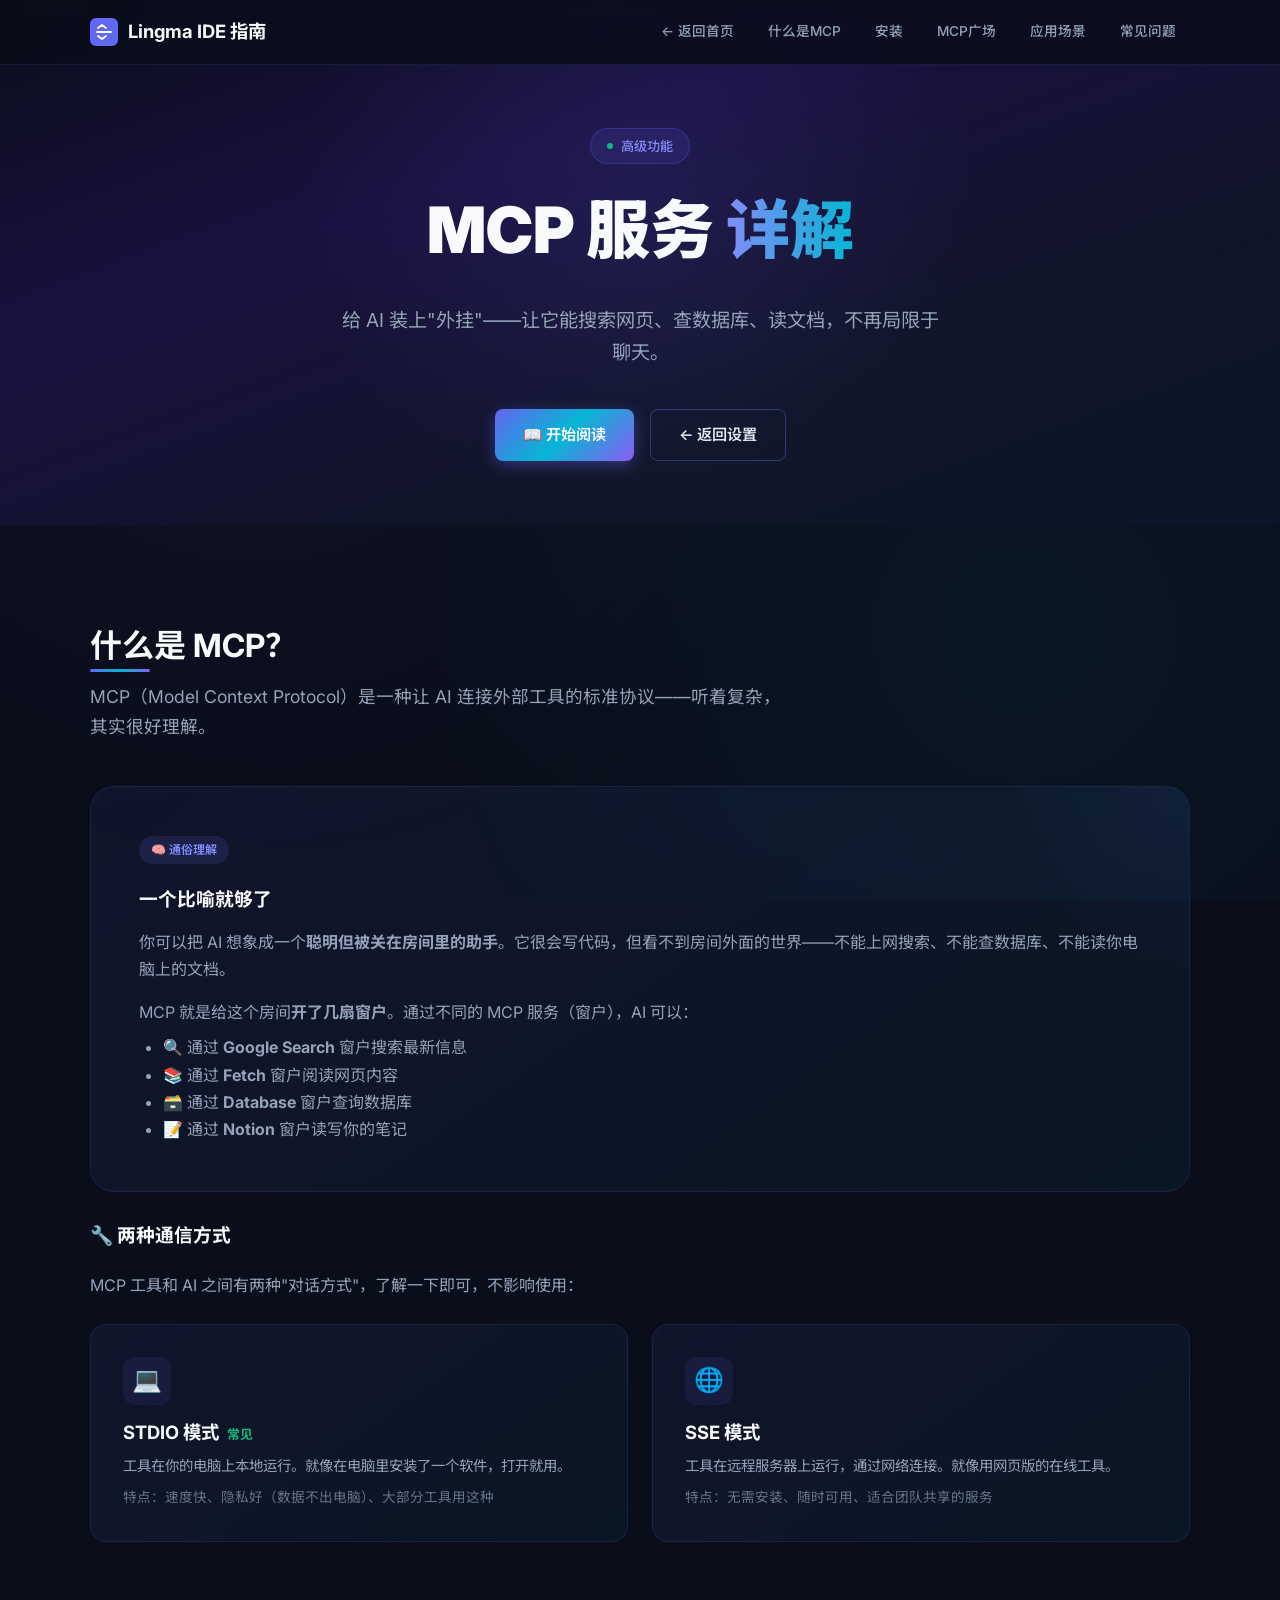
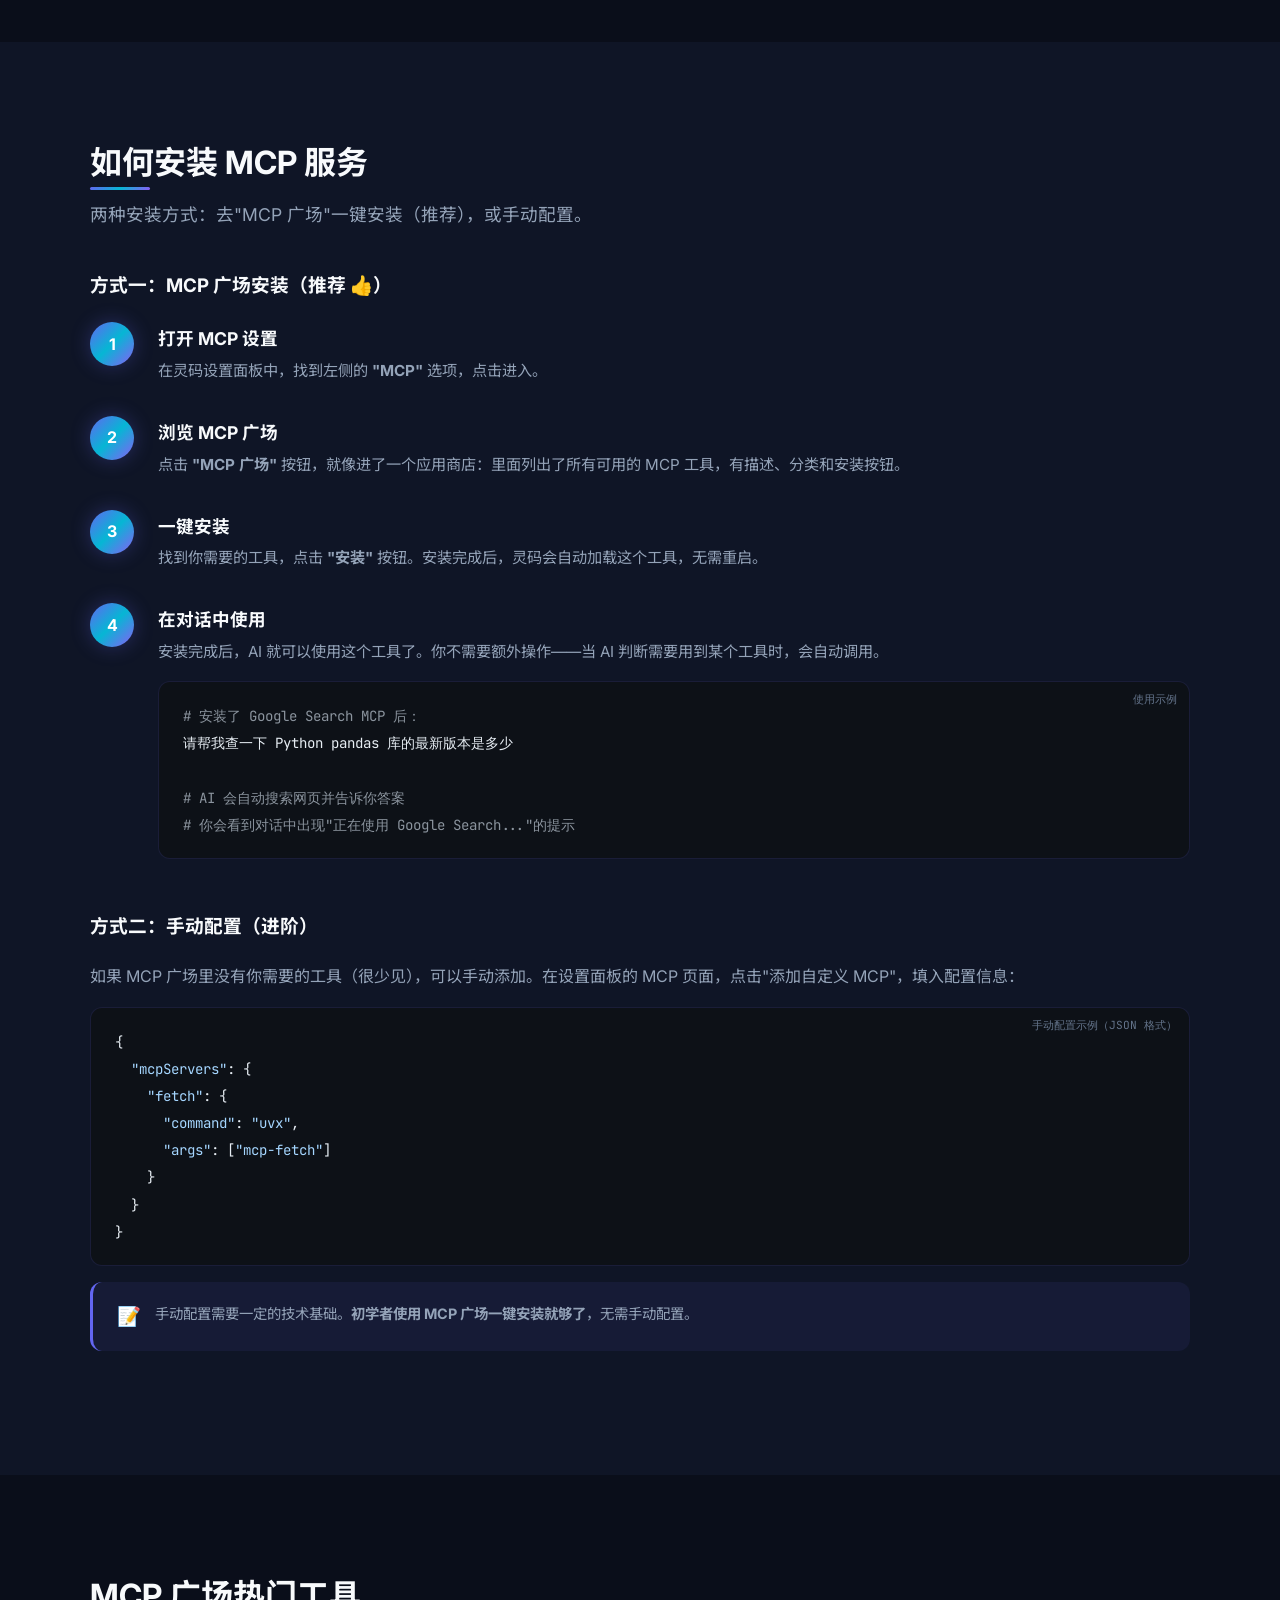
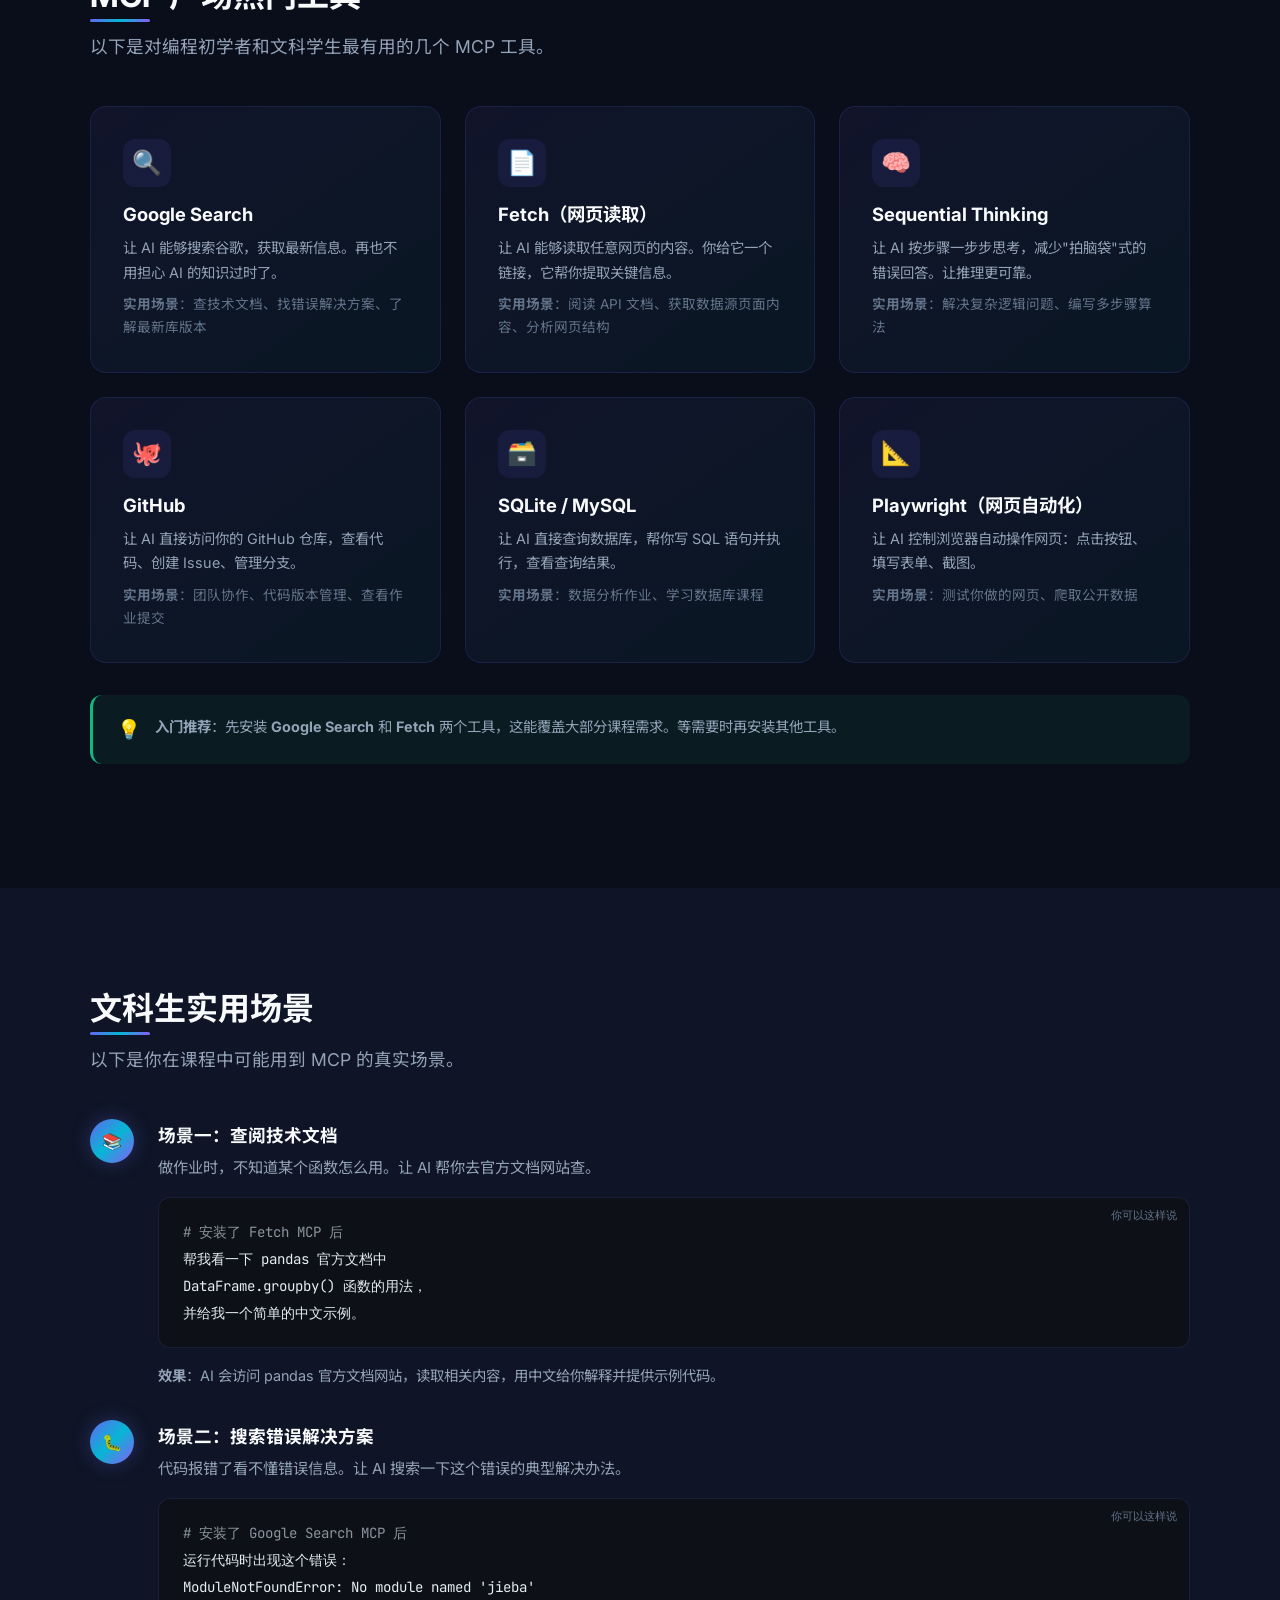
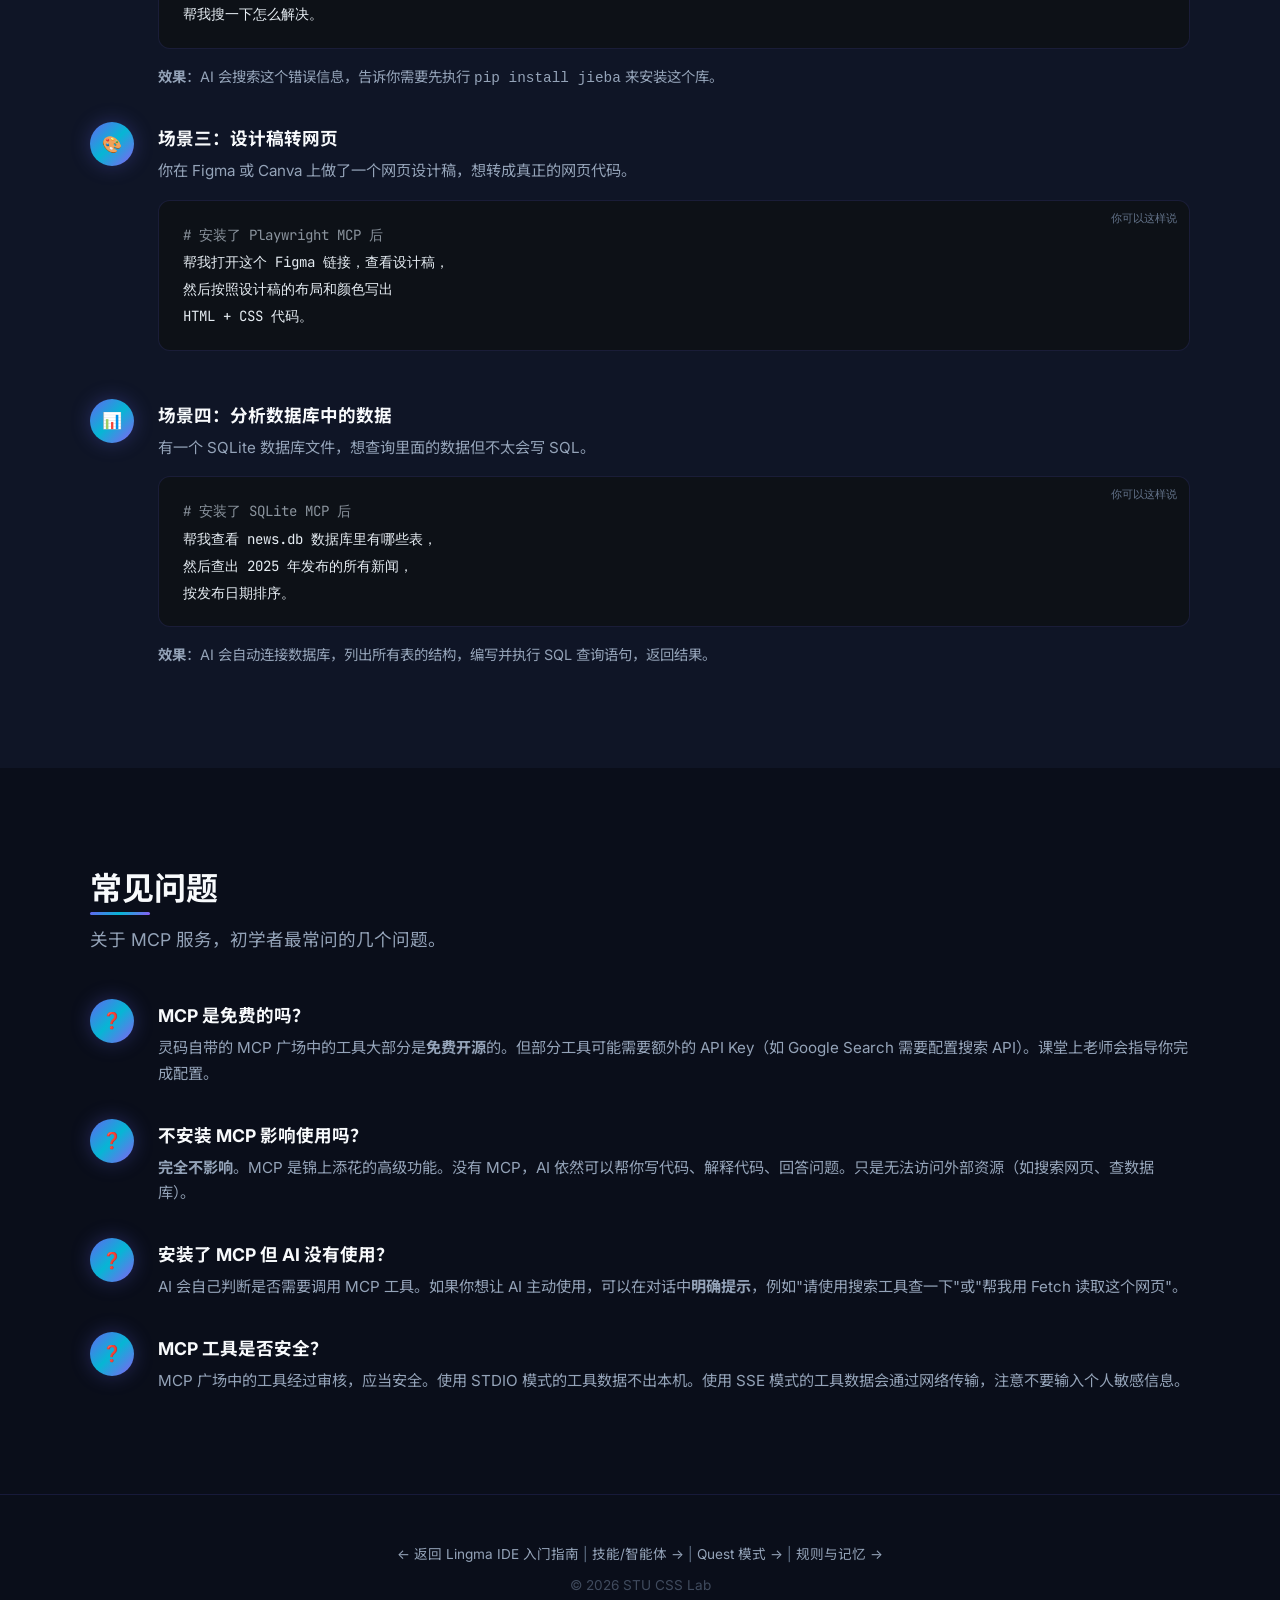
<file: mcp.html>
<!DOCTYPE html>
<html lang="zh-CN">
<head>
  <meta charset="UTF-8">
  <meta name="viewport" content="width=device-width, initial-scale=1.0">
  <title>MCP 服务详解 — Lingma IDE 指南</title>
  <meta name="description" content="详细介绍 Lingma IDE 中 MCP 服务的概念、安装和使用方法，面向零基础文科学生。">
  <link rel="stylesheet" href="index.css">
  <link rel="icon" href="data:image/svg+xml,<svg xmlns='http://www.w3.org/2000/svg' viewBox='0 0 32 32'><text y='28' font-size='28'>🔌</text></svg>">
</head>
<body>

<nav class="navbar" id="navbar">
  <div class="navbar-inner">
    <a href="index.html" class="nav-brand">
      <svg viewBox="0 0 28 28" fill="none"><rect width="28" height="28" rx="6" fill="url(#nb)"/><path d="M8 10l4-3 4 3M8 18l4 3 4-3M7 14h14" stroke="#fff" stroke-width="1.8" stroke-linecap="round" stroke-linejoin="round"/><defs><linearGradient id="nb" x1="0" y1="0" x2="28" y2="28"><stop stop-color="#6366f1"/><stop offset="1" stop-color="#06b6d4"/></linearGradient></defs></svg>
      Lingma IDE 指南
    </a>
    <button class="nav-toggle" onclick="document.querySelector('.nav-links').classList.toggle('open')" aria-label="菜单">☰</button>
    <ul class="nav-links">
      <li><a href="index.html">← 返回首页</a></li>
      <li><a href="#what-is-mcp">什么是MCP</a></li>
      <li><a href="#install">安装</a></li>
      <li><a href="#plaza">MCP广场</a></li>
      <li><a href="#usecases">应用场景</a></li>
      <li><a href="#faq">常见问题</a></li>
    </ul>
  </div>
</nav>

<section class="hero" id="top" style="min-height:50vh">
  <div class="hero-particles" id="particles"></div>
  <div class="hero-content">
    <div class="hero-badge"><span class="dot"></span>高级功能</div>
    <h1>MCP 服务 <span class="gradient-text">详解</span></h1>
    <p class="tagline">给 AI 装上"外挂"——让它能搜索网页、查数据库、读文档，不再局限于聊天。</p>
    <div class="hero-actions">
      <a href="#what-is-mcp" class="btn btn-primary">📖 开始阅读</a>
      <a href="index.html#settings" class="btn btn-outline">← 返回设置</a>
    </div>
  </div>
</section>

<!-- ===== 什么是 MCP ===== -->
<section class="section" id="what-is-mcp">
  <div class="section-inner fade-in">
    <h2 class="section-title">什么是 MCP？</h2>
    <p class="section-subtitle">MCP（Model Context Protocol）是一种让 AI 连接外部工具的标准协议——听着复杂，其实很好理解。</p>

    <div class="ai-showcase" style="margin-bottom:2rem">
      <div class="ai-tag">🧠 通俗理解</div>
      <h3 style="margin:0.5rem 0 1rem">一个比喻就够了</h3>
      <p style="color:var(--color-text-muted)">你可以把 AI 想象成一个<strong>聪明但被关在房间里的助手</strong>。它很会写代码，但看不到房间外面的世界——不能上网搜索、不能查数据库、不能读你电脑上的文档。</p>
      <p style="color:var(--color-text-muted);margin-top:1rem">MCP 就是给这个房间<strong>开了几扇窗户</strong>。通过不同的 MCP 服务（窗户），AI 可以：</p>
      <ul style="color:var(--color-text-muted);padding-left:1.5rem;margin-top:0.5rem">
        <li>🔍 通过 <strong>Google Search</strong> 窗户搜索最新信息</li>
        <li>📚 通过 <strong>Fetch</strong> 窗户阅读网页内容</li>
        <li>🗃️ 通过 <strong>Database</strong> 窗户查询数据库</li>
        <li>📝 通过 <strong>Notion</strong> 窗户读写你的笔记</li>
      </ul>
    </div>

    <h3 style="margin:2rem 0 1.5rem;color:var(--color-text-bright)">🔧 两种通信方式</h3>
    <p style="color:var(--color-text-muted);margin-bottom:1.5rem">MCP 工具和 AI 之间有两种"对话方式"，了解一下即可，不影响使用：</p>
    <div class="features-grid" style="grid-template-columns:1fr 1fr">
      <div class="feature-card">
        <div class="feature-icon">💻</div>
        <h3>STDIO 模式<span style="color:var(--color-success);font-size:0.8rem;margin-left:0.5rem">常见</span></h3>
        <p>工具在你的电脑上本地运行。就像在电脑里安装了一个软件，打开就用。</p>
        <p style="color:var(--color-text-dim);font-size:0.85rem;margin-top:0.5rem">特点：速度快、隐私好（数据不出电脑）、大部分工具用这种</p>
      </div>
      <div class="feature-card">
        <div class="feature-icon">🌐</div>
        <h3>SSE 模式</h3>
        <p>工具在远程服务器上运行，通过网络连接。就像用网页版的在线工具。</p>
        <p style="color:var(--color-text-dim);font-size:0.85rem;margin-top:0.5rem">特点：无需安装、随时可用、适合团队共享的服务</p>
      </div>
    </div>
  </div>
</section>

<!-- ===== 如何安装 MCP ===== -->
<section class="section section-alt" id="install">
  <div class="section-inner fade-in">
    <h2 class="section-title">如何安装 MCP 服务</h2>
    <p class="section-subtitle">两种安装方式：去"MCP 广场"一键安装（推荐），或手动配置。</p>

    <h3 style="margin-bottom:1.5rem;color:var(--color-text-bright)">方式一：MCP 广场安装（推荐 👍）</h3>
    <div class="step-list">
      <div class="step-item">
        <div class="step-number">1</div>
        <div class="step-content">
          <h4>打开 MCP 设置</h4>
          <p>在灵码设置面板中，找到左侧的 <strong>"MCP"</strong> 选项，点击进入。</p>
        </div>
      </div>
      <div class="step-item">
        <div class="step-number">2</div>
        <div class="step-content">
          <h4>浏览 MCP 广场</h4>
          <p>点击 <strong>"MCP 广场"</strong> 按钮，就像进了一个应用商店：里面列出了所有可用的 MCP 工具，有描述、分类和安装按钮。</p>
        </div>
      </div>
      <div class="step-item">
        <div class="step-number">3</div>
        <div class="step-content">
          <h4>一键安装</h4>
          <p>找到你需要的工具，点击 <strong>"安装"</strong> 按钮。安装完成后，灵码会自动加载这个工具，无需重启。</p>
        </div>
      </div>
      <div class="step-item">
        <div class="step-number">4</div>
        <div class="step-content">
          <h4>在对话中使用</h4>
          <p>安装完成后，AI 就可以使用这个工具了。你不需要额外操作——当 AI 判断需要用到某个工具时，会自动调用。</p>
          <div class="code-block" data-lang="使用示例">
<code><span class="cm"># 安装了 Google Search MCP 后：</span>
请帮我查一下 Python pandas 库的最新版本是多少

<span class="cm"># AI 会自动搜索网页并告诉你答案</span>
<span class="cm"># 你会看到对话中出现"正在使用 Google Search..."的提示</span></code>
          </div>
        </div>
      </div>
    </div>

    <h3 style="margin:2.5rem 0 1.5rem;color:var(--color-text-bright)">方式二：手动配置（进阶）</h3>
    <p style="color:var(--color-text-muted);margin-bottom:1rem">如果 MCP 广场里没有你需要的工具（很少见），可以手动添加。在设置面板的 MCP 页面，点击"添加自定义 MCP"，填入配置信息：</p>
    <div class="code-block" data-lang="手动配置示例（JSON 格式）">
<code>{
  <span class="str">"mcpServers"</span>: {
    <span class="str">"fetch"</span>: {
      <span class="str">"command"</span>: <span class="str">"uvx"</span>,
      <span class="str">"args"</span>: [<span class="str">"mcp-fetch"</span>]
    }
  }
}</code>
    </div>
    <div class="info-box note" style="margin-top:1rem">
      <span class="info-box-icon">📝</span>
      <p>手动配置需要一定的技术基础。<strong>初学者使用 MCP 广场一键安装就够了</strong>，无需手动配置。</p>
    </div>
  </div>
</section>

<!-- ===== MCP 广场推荐 ===== -->
<section class="section" id="plaza">
  <div class="section-inner fade-in">
    <h2 class="section-title">MCP 广场热门工具</h2>
    <p class="section-subtitle">以下是对编程初学者和文科学生最有用的几个 MCP 工具。</p>

    <div class="features-grid">
      <div class="feature-card">
        <div class="feature-icon">🔍</div>
        <h3>Google Search</h3>
        <p>让 AI 能够搜索谷歌，获取最新信息。再也不用担心 AI 的知识过时了。</p>
        <p style="font-size:0.85rem;color:var(--color-text-dim);margin-top:0.5rem"><strong>实用场景</strong>：查技术文档、找错误解决方案、了解最新库版本</p>
      </div>
      <div class="feature-card">
        <div class="feature-icon">📄</div>
        <h3>Fetch（网页读取）</h3>
        <p>让 AI 能够读取任意网页的内容。你给它一个链接，它帮你提取关键信息。</p>
        <p style="font-size:0.85rem;color:var(--color-text-dim);margin-top:0.5rem"><strong>实用场景</strong>：阅读 API 文档、获取数据源页面内容、分析网页结构</p>
      </div>
      <div class="feature-card">
        <div class="feature-icon">🧠</div>
        <h3>Sequential Thinking</h3>
        <p>让 AI 按步骤一步步思考，减少"拍脑袋"式的错误回答。让推理更可靠。</p>
        <p style="font-size:0.85rem;color:var(--color-text-dim);margin-top:0.5rem"><strong>实用场景</strong>：解决复杂逻辑问题、编写多步骤算法</p>
      </div>
      <div class="feature-card">
        <div class="feature-icon">🐙</div>
        <h3>GitHub</h3>
        <p>让 AI 直接访问你的 GitHub 仓库，查看代码、创建 Issue、管理分支。</p>
        <p style="font-size:0.85rem;color:var(--color-text-dim);margin-top:0.5rem"><strong>实用场景</strong>：团队协作、代码版本管理、查看作业提交</p>
      </div>
      <div class="feature-card">
        <div class="feature-icon">🗃️</div>
        <h3>SQLite / MySQL</h3>
        <p>让 AI 直接查询数据库，帮你写 SQL 语句并执行，查看查询结果。</p>
        <p style="font-size:0.85rem;color:var(--color-text-dim);margin-top:0.5rem"><strong>实用场景</strong>：数据分析作业、学习数据库课程</p>
      </div>
      <div class="feature-card">
        <div class="feature-icon">📐</div>
        <h3>Playwright（网页自动化）</h3>
        <p>让 AI 控制浏览器自动操作网页：点击按钮、填写表单、截图。</p>
        <p style="font-size:0.85rem;color:var(--color-text-dim);margin-top:0.5rem"><strong>实用场景</strong>：测试你做的网页、爬取公开数据</p>
      </div>
    </div>

    <div class="info-box tip" style="margin-top:2rem">
      <span class="info-box-icon">💡</span>
      <p><strong>入门推荐</strong>：先安装 <strong>Google Search</strong> 和 <strong>Fetch</strong> 两个工具，这能覆盖大部分课程需求。等需要时再安装其他工具。</p>
    </div>
  </div>
</section>

<!-- ===== 应用场景 ===== -->
<section class="section section-alt" id="usecases">
  <div class="section-inner fade-in">
    <h2 class="section-title">文科生实用场景</h2>
    <p class="section-subtitle">以下是你在课程中可能用到 MCP 的真实场景。</p>

    <div class="step-list">
      <div class="step-item">
        <div class="step-number">📚</div>
        <div class="step-content">
          <h4>场景一：查阅技术文档</h4>
          <p style="color:var(--color-text-muted)">做作业时，不知道某个函数怎么用。让 AI 帮你去官方文档网站查。</p>
          <div class="code-block" data-lang="你可以这样说">
<code><span class="cm"># 安装了 Fetch MCP 后</span>
帮我看一下 pandas 官方文档中
DataFrame.groupby() 函数的用法，
并给我一个简单的中文示例。</code>
          </div>
          <p style="color:var(--color-text-muted);font-size:0.9rem;margin-top:0.5rem"><strong>效果</strong>：AI 会访问 pandas 官方文档网站，读取相关内容，用中文给你解释并提供示例代码。</p>
        </div>
      </div>
      <div class="step-item">
        <div class="step-number">🐛</div>
        <div class="step-content">
          <h4>场景二：搜索错误解决方案</h4>
          <p style="color:var(--color-text-muted)">代码报错了看不懂错误信息。让 AI 搜索一下这个错误的典型解决办法。</p>
          <div class="code-block" data-lang="你可以这样说">
<code><span class="cm"># 安装了 Google Search MCP 后</span>
运行代码时出现这个错误：
ModuleNotFoundError: No module named 'jieba'
帮我搜一下怎么解决。</code>
          </div>
          <p style="color:var(--color-text-muted);font-size:0.9rem;margin-top:0.5rem"><strong>效果</strong>：AI 会搜索这个错误信息，告诉你需要先执行 <code>pip install jieba</code> 来安装这个库。</p>
        </div>
      </div>
      <div class="step-item">
        <div class="step-number">🎨</div>
        <div class="step-content">
          <h4>场景三：设计稿转网页</h4>
          <p style="color:var(--color-text-muted)">你在 Figma 或 Canva 上做了一个网页设计稿，想转成真正的网页代码。</p>
          <div class="code-block" data-lang="你可以这样说">
<code><span class="cm"># 安装了 Playwright MCP 后</span>
帮我打开这个 Figma 链接，查看设计稿，
然后按照设计稿的布局和颜色写出
HTML + CSS 代码。</code>
          </div>
        </div>
      </div>
      <div class="step-item">
        <div class="step-number">📊</div>
        <div class="step-content">
          <h4>场景四：分析数据库中的数据</h4>
          <p style="color:var(--color-text-muted)">有一个 SQLite 数据库文件，想查询里面的数据但不太会写 SQL。</p>
          <div class="code-block" data-lang="你可以这样说">
<code><span class="cm"># 安装了 SQLite MCP 后</span>
帮我查看 news.db 数据库里有哪些表，
然后查出 2025 年发布的所有新闻，
按发布日期排序。</code>
          </div>
          <p style="color:var(--color-text-muted);font-size:0.9rem;margin-top:0.5rem"><strong>效果</strong>：AI 会自动连接数据库，列出所有表的结构，编写并执行 SQL 查询语句，返回结果。</p>
        </div>
      </div>
    </div>
  </div>
</section>

<!-- ===== 常见问题 ===== -->
<section class="section" id="faq">
  <div class="section-inner fade-in">
    <h2 class="section-title">常见问题</h2>
    <p class="section-subtitle">关于 MCP 服务，初学者最常问的几个问题。</p>

    <div class="step-list">
      <div class="step-item">
        <div class="step-number">❓</div>
        <div class="step-content">
          <h4>MCP 是免费的吗？</h4>
          <p style="color:var(--color-text-muted)">灵码自带的 MCP 广场中的工具大部分是<strong>免费开源</strong>的。但部分工具可能需要额外的 API Key（如 Google Search 需要配置搜索 API）。课堂上老师会指导你完成配置。</p>
        </div>
      </div>
      <div class="step-item">
        <div class="step-number">❓</div>
        <div class="step-content">
          <h4>不安装 MCP 影响使用吗？</h4>
          <p style="color:var(--color-text-muted)"><strong>完全不影响</strong>。MCP 是锦上添花的高级功能。没有 MCP，AI 依然可以帮你写代码、解释代码、回答问题。只是无法访问外部资源（如搜索网页、查数据库）。</p>
        </div>
      </div>
      <div class="step-item">
        <div class="step-number">❓</div>
        <div class="step-content">
          <h4>安装了 MCP 但 AI 没有使用？</h4>
          <p style="color:var(--color-text-muted)">AI 会自己判断是否需要调用 MCP 工具。如果你想让 AI 主动使用，可以在对话中<strong>明确提示</strong>，例如"请使用搜索工具查一下"或"帮我用 Fetch 读取这个网页"。</p>
        </div>
      </div>
      <div class="step-item">
        <div class="step-number">❓</div>
        <div class="step-content">
          <h4>MCP 工具是否安全？</h4>
          <p style="color:var(--color-text-muted)">MCP 广场中的工具经过审核，应当安全。使用 STDIO 模式的工具数据不出本机。使用 SSE 模式的工具数据会通过网络传输，注意不要输入个人敏感信息。</p>
        </div>
      </div>
    </div>
  </div>
</section>

<footer class="footer">
  <p><a href="index.html">← 返回 Lingma IDE 入门指南</a> | <a href="skills.html">技能/智能体 →</a> | <a href="quest.html">Quest 模式 →</a> | <a href="rules.html">规则与记忆 →</a></p>
  <p style="margin-top:0.5rem;opacity:0.6">© 2026 STU CSS Lab</p>
</footer>

<script>
const navbar = document.getElementById('navbar');
window.addEventListener('scroll', () => { navbar.classList.toggle('scrolled', window.scrollY > 50); });
const fadeEls = document.querySelectorAll('.fade-in');
const observer = new IntersectionObserver((entries) => {
  entries.forEach(e => { if (e.isIntersecting) { e.target.classList.add('visible'); observer.unobserve(e.target); }});
}, { threshold: 0.1 });
fadeEls.forEach(el => observer.observe(el));
const particleContainer = document.getElementById('particles');
const codeSnippets = ['MCP', 'Fetch', 'Search', 'STDIO', 'SSE', 'Plugin', 'API', 'Tool', 'Notion', 'SQLite', 'GitHub'];
for (let i = 0; i < 15; i++) {
  const p = document.createElement('span');
  p.className = 'particle';
  p.textContent = codeSnippets[Math.floor(Math.random() * codeSnippets.length)];
  p.style.left = Math.random() * 100 + '%';
  p.style.animationDelay = Math.random() * 20 + 's';
  p.style.animationDuration = (15 + Math.random() * 15) + 's';
  particleContainer.appendChild(p);
}
const sections = document.querySelectorAll('section[id]');
window.addEventListener('scroll', () => {
  const scrollY = window.scrollY + 100;
  sections.forEach(sec => {
    const top = sec.offsetTop, h = sec.offsetHeight, id = sec.getAttribute('id');
    const link = document.querySelector(`.nav-links a[href="#${id}"]`);
    if (link) link.classList.toggle('active', scrollY >= top && scrollY < top + h);
  });
});
</script>
</body>
</html>
</file>
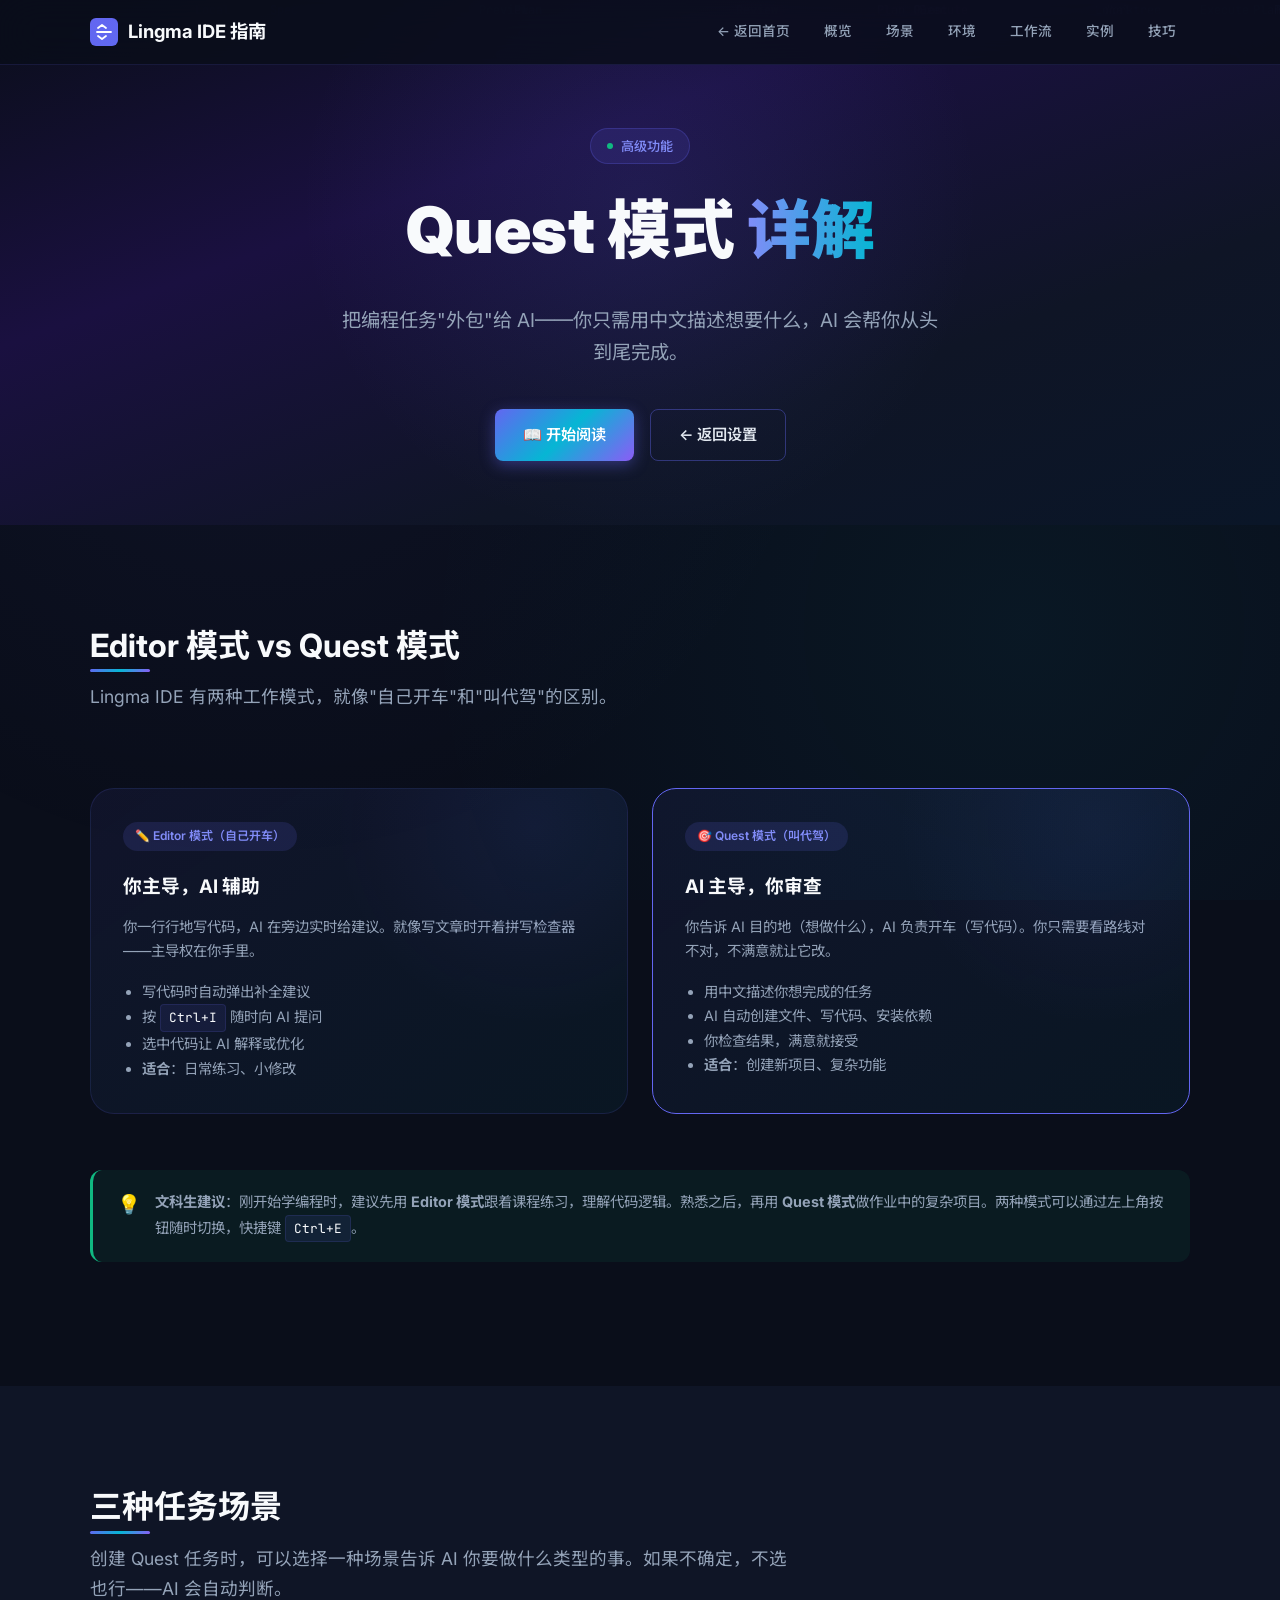
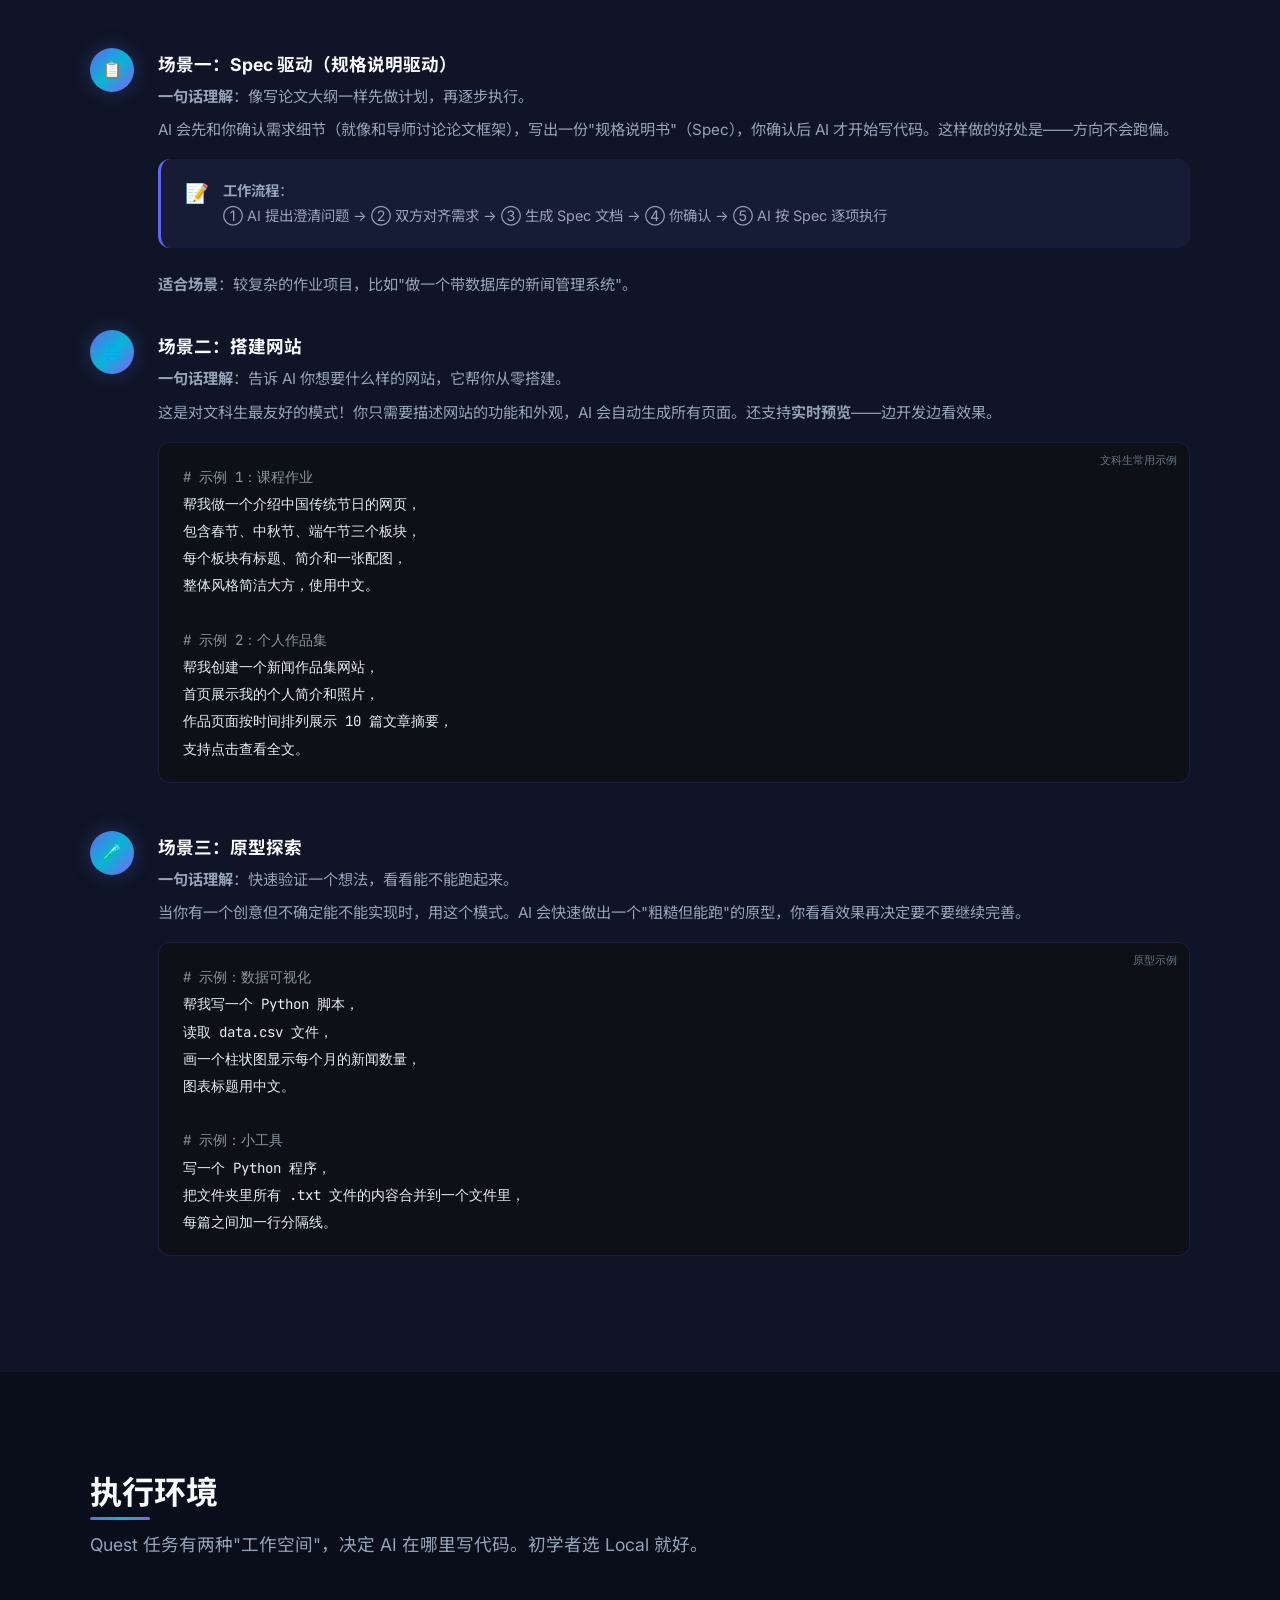
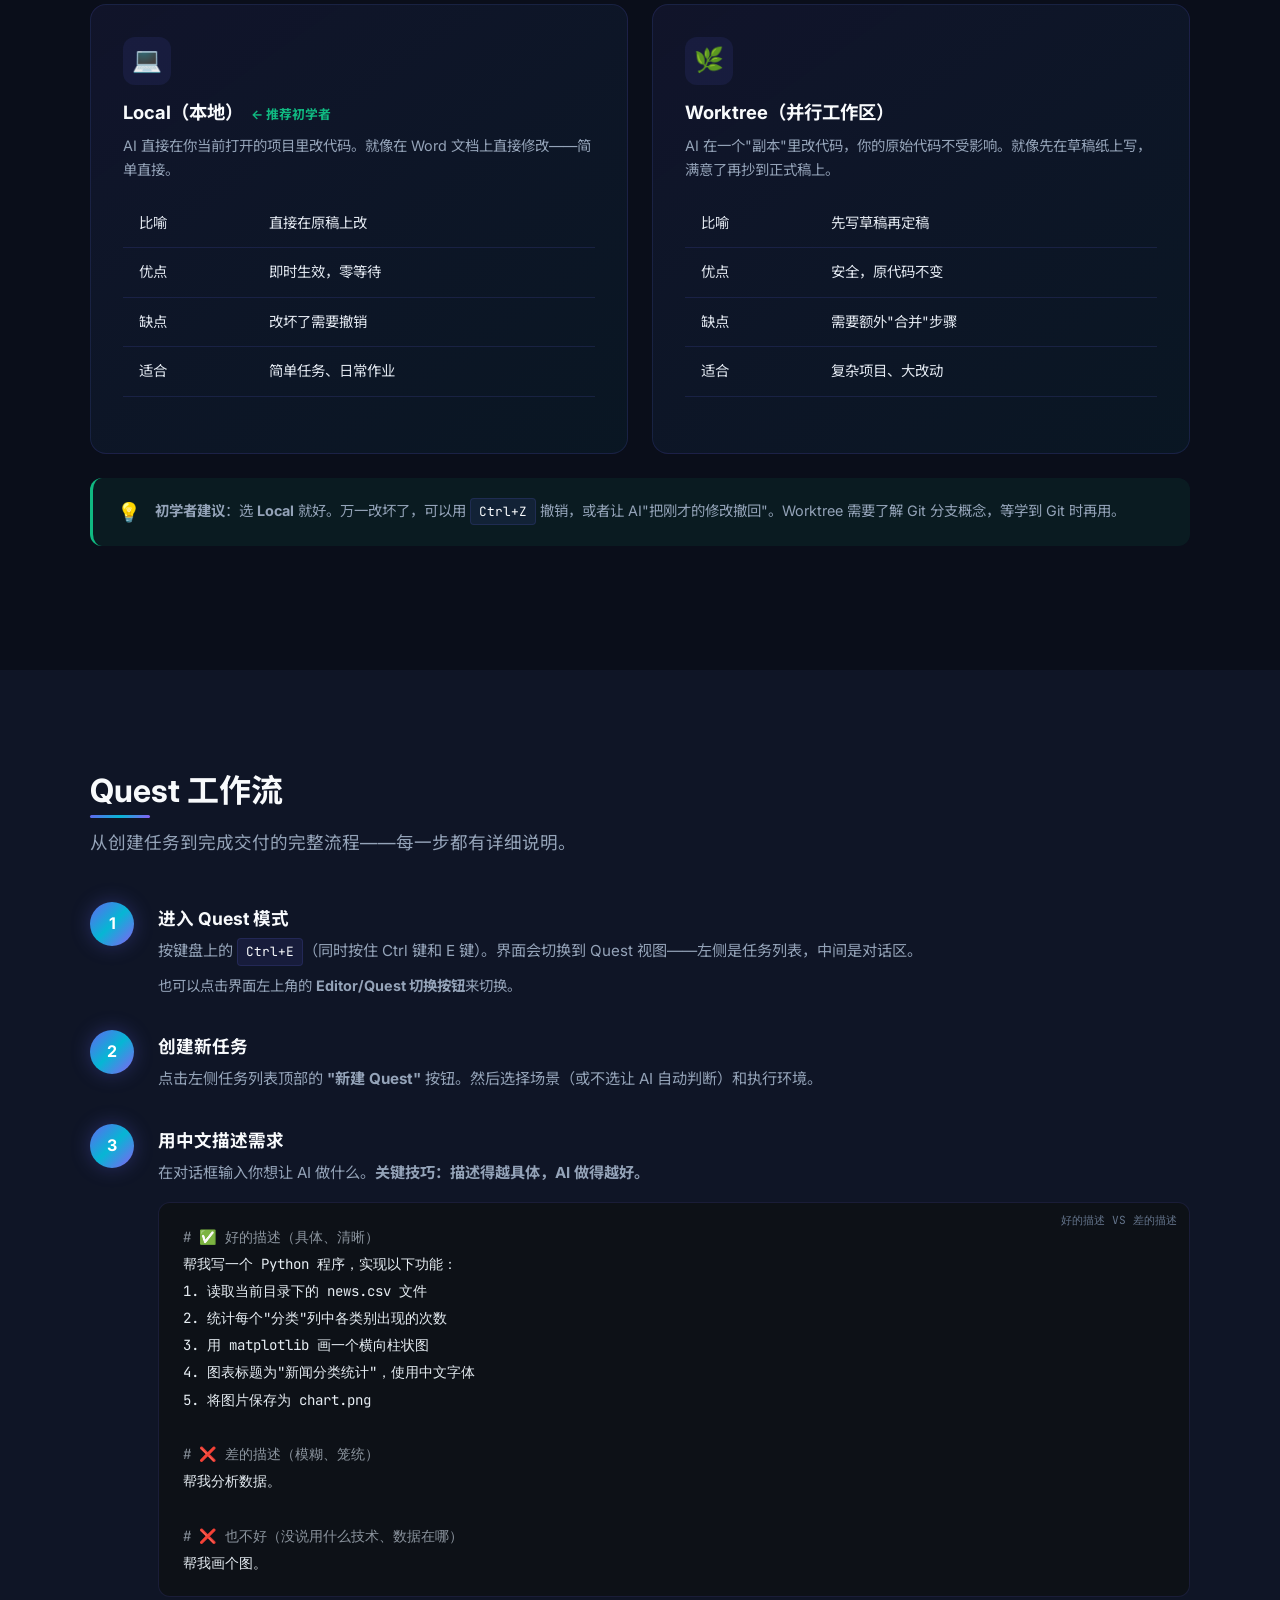
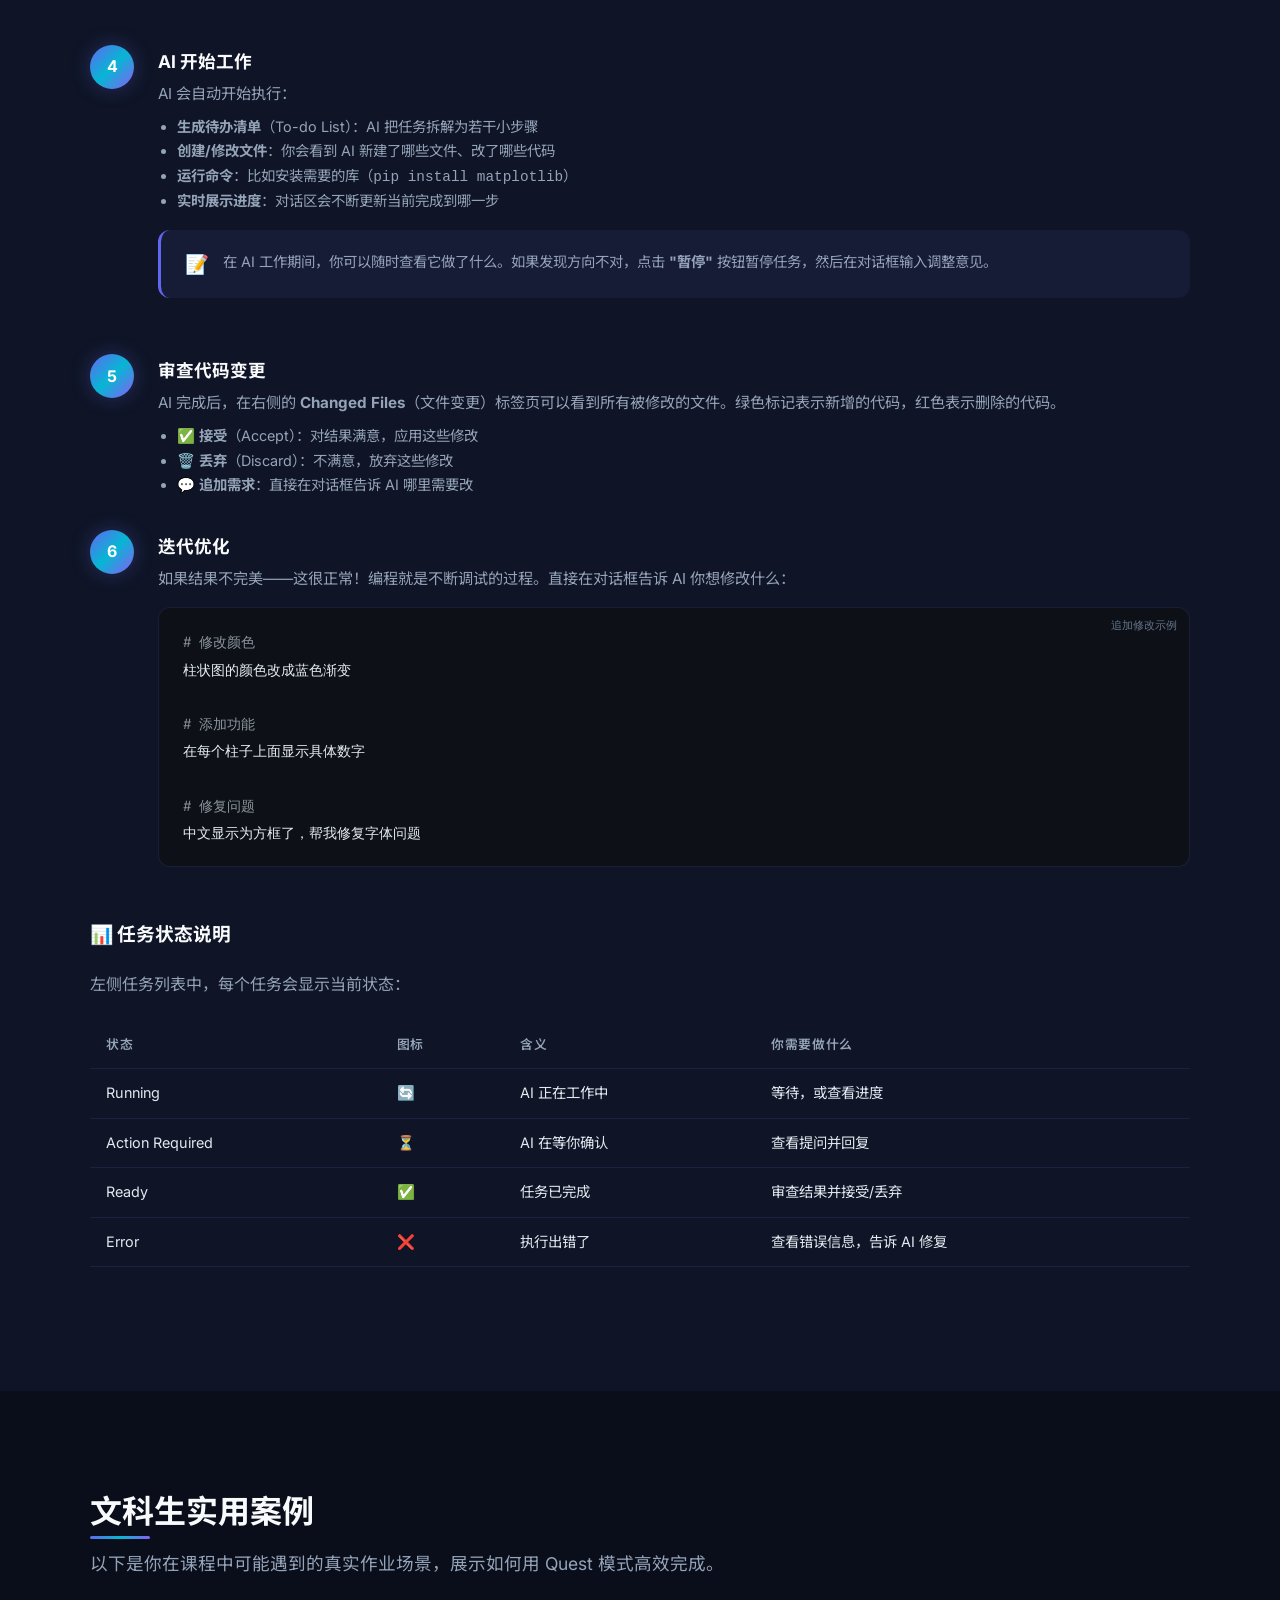
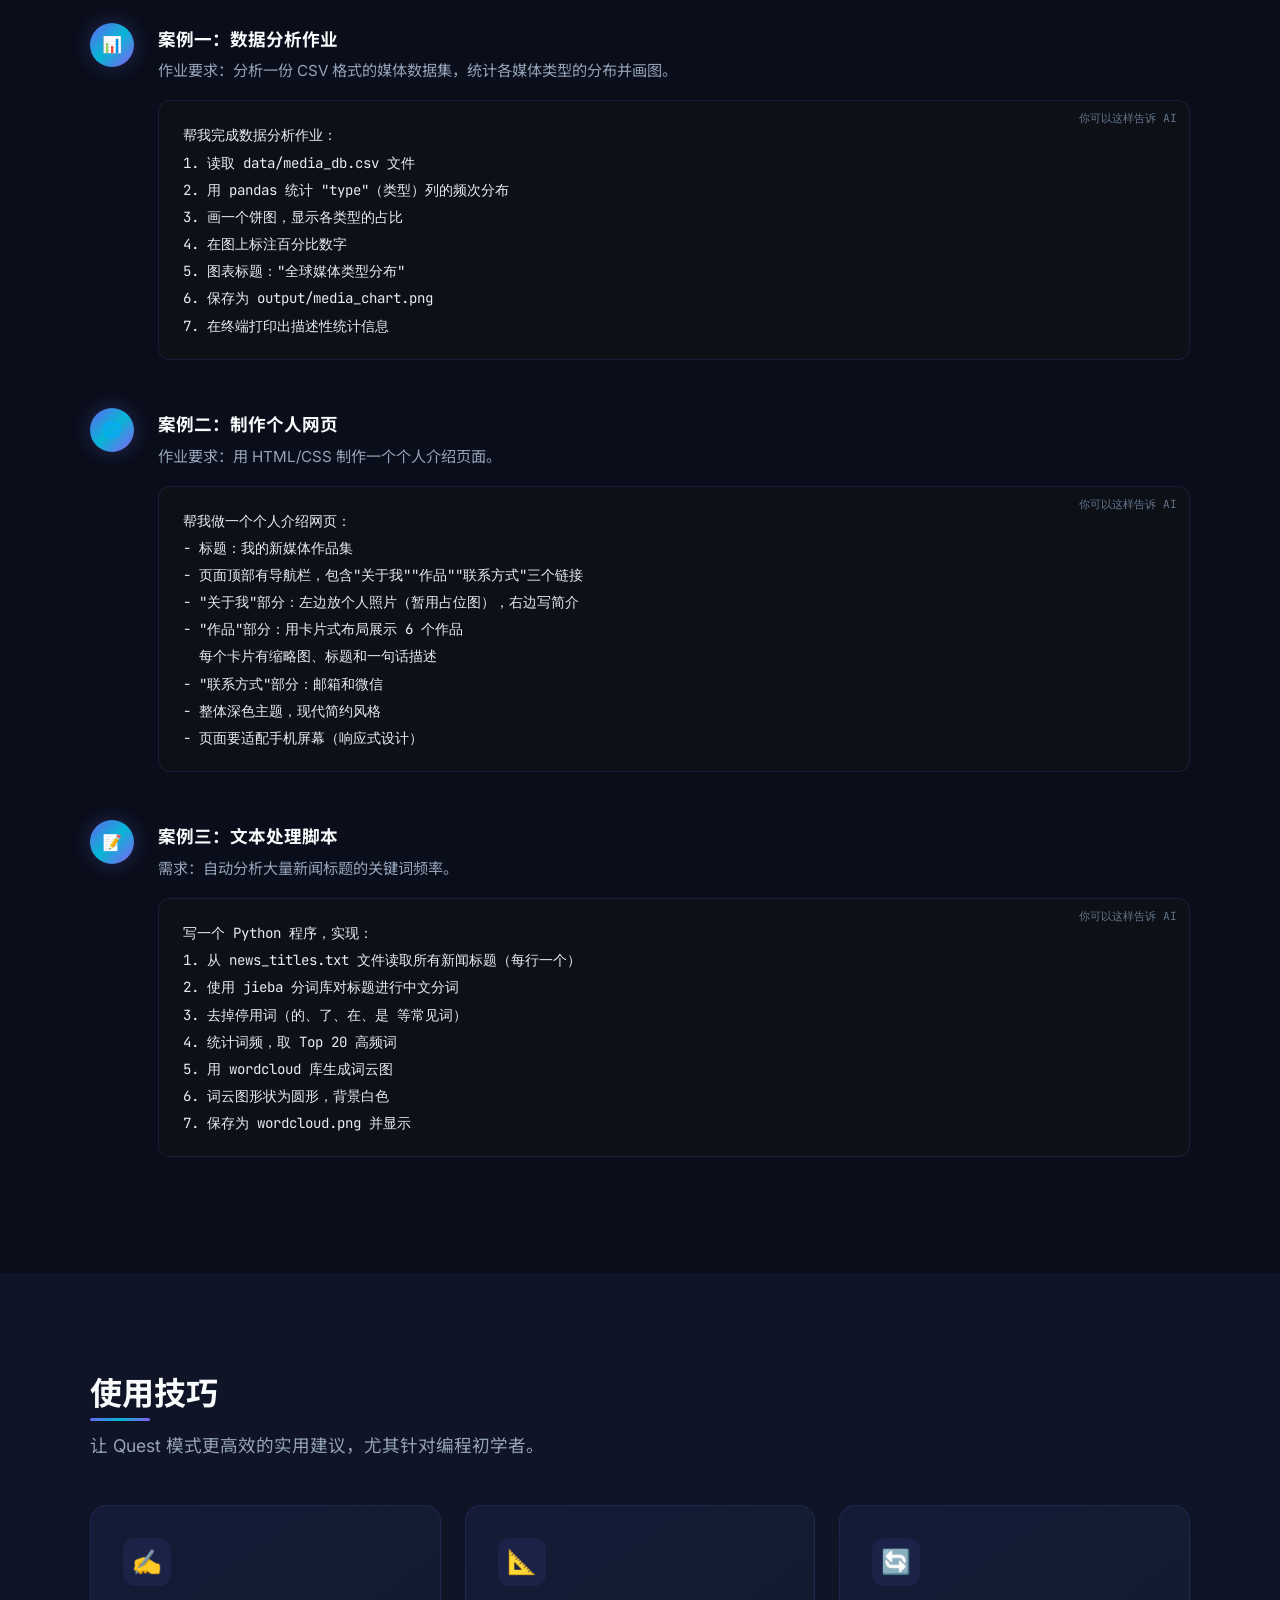
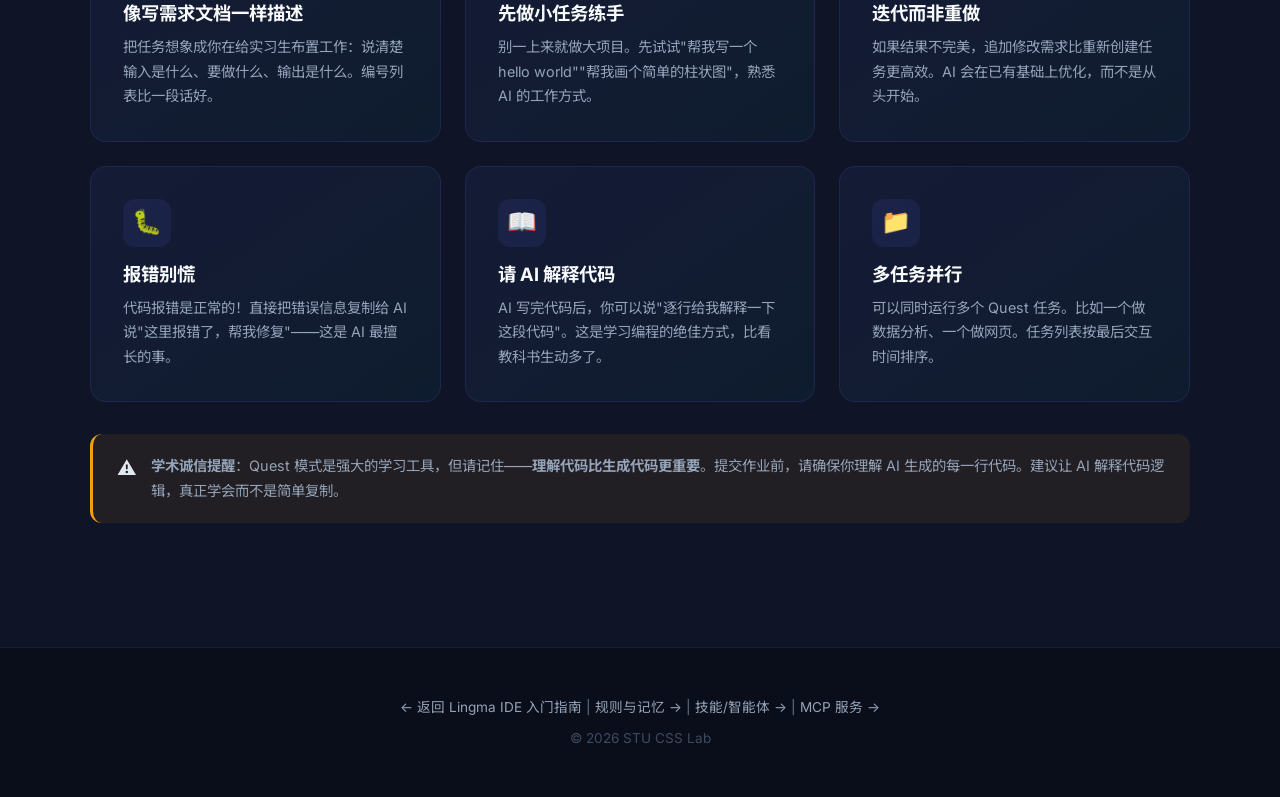
<file: quest.html>
<!DOCTYPE html>
<html lang="zh-CN">
<head>
  <meta charset="UTF-8">
  <meta name="viewport" content="width=device-width, initial-scale=1.0">
  <title>Quest 模式详解 — Lingma IDE 指南</title>
  <meta name="description" content="详细介绍 Lingma IDE 中 Quest 模式的概念、三种场景、执行环境和任务管理方法，面向零基础文科学生。">
  <link rel="stylesheet" href="index.css">
  <link rel="icon" href="data:image/svg+xml,<svg xmlns='http://www.w3.org/2000/svg' viewBox='0 0 32 32'><text y='28' font-size='28'>🎯</text></svg>">
</head>
<body>

<nav class="navbar" id="navbar">
  <div class="navbar-inner">
    <a href="index.html" class="nav-brand">
      <svg viewBox="0 0 28 28" fill="none"><rect width="28" height="28" rx="6" fill="url(#nb)"/><path d="M8 10l4-3 4 3M8 18l4 3 4-3M7 14h14" stroke="#fff" stroke-width="1.8" stroke-linecap="round" stroke-linejoin="round"/><defs><linearGradient id="nb" x1="0" y1="0" x2="28" y2="28"><stop stop-color="#6366f1"/><stop offset="1" stop-color="#06b6d4"/></linearGradient></defs></svg>
      Lingma IDE 指南
    </a>
    <button class="nav-toggle" onclick="document.querySelector('.nav-links').classList.toggle('open')" aria-label="菜单">☰</button>
    <ul class="nav-links">
      <li><a href="index.html">← 返回首页</a></li>
      <li><a href="#overview">概览</a></li>
      <li><a href="#scenarios">场景</a></li>
      <li><a href="#environments">环境</a></li>
      <li><a href="#workflow">工作流</a></li>
      <li><a href="#examples">实例</a></li>
      <li><a href="#tips">技巧</a></li>
    </ul>
  </div>
</nav>

<section class="hero" id="top" style="min-height:50vh">
  <div class="hero-particles" id="particles"></div>
  <div class="hero-content">
    <div class="hero-badge"><span class="dot"></span>高级功能</div>
    <h1>Quest 模式 <span class="gradient-text">详解</span></h1>
    <p class="tagline">把编程任务"外包"给 AI——你只需用中文描述想要什么，AI 会帮你从头到尾完成。</p>
    <div class="hero-actions">
      <a href="#overview" class="btn btn-primary">📖 开始阅读</a>
      <a href="index.html#settings" class="btn btn-outline">← 返回设置</a>
    </div>
  </div>
</section>

<!-- ===== Editor vs Quest ===== -->
<section class="section" id="overview">
  <div class="section-inner fade-in">
    <h2 class="section-title">Editor 模式 vs Quest 模式</h2>
    <p class="section-subtitle">Lingma IDE 有两种工作模式，就像"自己开车"和"叫代驾"的区别。</p>

    <div class="features-grid" style="grid-template-columns:1fr 1fr">
      <div class="ai-showcase" style="padding:2rem">
        <div class="ai-tag">✏️ Editor 模式（自己开车）</div>
        <h3 style="margin:0.5rem 0 1rem">你主导，AI 辅助</h3>
        <p style="color:var(--color-text-muted);font-size:0.9rem;margin-bottom:1rem">你一行行地写代码，AI 在旁边实时给建议。就像写文章时开着拼写检查器——主导权在你手里。</p>
        <ul style="color:var(--color-text-muted);font-size:0.9rem;padding-left:1.2rem">
          <li>写代码时自动弹出补全建议</li>
          <li>按 <kbd>Ctrl+I</kbd> 随时向 AI 提问</li>
          <li>选中代码让 AI 解释或优化</li>
          <li><strong>适合</strong>：日常练习、小修改</li>
        </ul>
      </div>
      <div class="ai-showcase" style="padding:2rem;border-color:var(--color-primary)">
        <div class="ai-tag">🎯 Quest 模式（叫代驾）</div>
        <h3 style="margin:0.5rem 0 1rem">AI 主导，你审查</h3>
        <p style="color:var(--color-text-muted);font-size:0.9rem;margin-bottom:1rem">你告诉 AI 目的地（想做什么），AI 负责开车（写代码）。你只需要看路线对不对，不满意就让它改。</p>
        <ul style="color:var(--color-text-muted);font-size:0.9rem;padding-left:1.2rem">
          <li>用中文描述你想完成的任务</li>
          <li>AI 自动创建文件、写代码、安装依赖</li>
          <li>你检查结果，满意就接受</li>
          <li><strong>适合</strong>：创建新项目、复杂功能</li>
        </ul>
      </div>
    </div>

    <div class="info-box tip" style="margin-top:1.5rem">
      <span class="info-box-icon">💡</span>
      <p><strong>文科生建议</strong>：刚开始学编程时，建议先用 <strong>Editor 模式</strong>跟着课程练习，理解代码逻辑。熟悉之后，再用 <strong>Quest 模式</strong>做作业中的复杂项目。两种模式可以通过左上角按钮随时切换，快捷键 <kbd>Ctrl+E</kbd>。</p>
    </div>
  </div>
</section>

<!-- ===== 三种场景 ===== -->
<section class="section section-alt" id="scenarios">
  <div class="section-inner fade-in">
    <h2 class="section-title">三种任务场景</h2>
    <p class="section-subtitle">创建 Quest 任务时，可以选择一种场景告诉 AI 你要做什么类型的事。如果不确定，不选也行——AI 会自动判断。</p>

    <div class="step-list">
      <div class="step-item">
        <div class="step-number">📋</div>
        <div class="step-content">
          <h4>场景一：Spec 驱动（规格说明驱动）</h4>
          <p><strong>一句话理解</strong>：像写论文大纲一样先做计划，再逐步执行。</p>
          <p style="color:var(--color-text-muted);margin-top:0.5rem">AI 会先和你确认需求细节（就像和导师讨论论文框架），写出一份"规格说明书"（Spec），你确认后 AI 才开始写代码。这样做的好处是——方向不会跑偏。</p>
          <div class="info-box note" style="margin-top:1rem">
            <span class="info-box-icon">📝</span>
            <p><strong>工作流程</strong>：<br>① AI 提出澄清问题 → ② 双方对齐需求 → ③ 生成 Spec 文档 → ④ 你确认 → ⑤ AI 按 Spec 逐项执行</p>
          </div>
          <p style="color:var(--color-text-muted);margin-top:1rem"><strong>适合场景</strong>：较复杂的作业项目，比如"做一个带数据库的新闻管理系统"。</p>
        </div>
      </div>
      <div class="step-item">
        <div class="step-number">🌐</div>
        <div class="step-content">
          <h4>场景二：搭建网站</h4>
          <p><strong>一句话理解</strong>：告诉 AI 你想要什么样的网站，它帮你从零搭建。</p>
          <p style="color:var(--color-text-muted);margin-top:0.5rem">这是对文科生最友好的模式！你只需要描述网站的功能和外观，AI 会自动生成所有页面。还支持<strong>实时预览</strong>——边开发边看效果。</p>
          <div class="code-block" data-lang="文科生常用示例">
<code><span class="cm"># 示例 1：课程作业</span>
帮我做一个介绍中国传统节日的网页，
包含春节、中秋节、端午节三个板块，
每个板块有标题、简介和一张配图，
整体风格简洁大方，使用中文。

<span class="cm"># 示例 2：个人作品集</span>
帮我创建一个新闻作品集网站，
首页展示我的个人简介和照片，
作品页面按时间排列展示 10 篇文章摘要，
支持点击查看全文。</code>
          </div>
        </div>
      </div>
      <div class="step-item">
        <div class="step-number">🧪</div>
        <div class="step-content">
          <h4>场景三：原型探索</h4>
          <p><strong>一句话理解</strong>：快速验证一个想法，看看能不能跑起来。</p>
          <p style="color:var(--color-text-muted);margin-top:0.5rem">当你有一个创意但不确定能不能实现时，用这个模式。AI 会快速做出一个"粗糙但能跑"的原型，你看看效果再决定要不要继续完善。</p>
          <div class="code-block" data-lang="原型示例">
<code><span class="cm"># 示例：数据可视化</span>
帮我写一个 Python 脚本，
读取 data.csv 文件，
画一个柱状图显示每个月的新闻数量，
图表标题用中文。

<span class="cm"># 示例：小工具</span>
写一个 Python 程序，
把文件夹里所有 .txt 文件的内容合并到一个文件里，
每篇之间加一行分隔线。</code>
          </div>
        </div>
      </div>
    </div>
  </div>
</section>

<!-- ===== 执行环境 ===== -->
<section class="section" id="environments">
  <div class="section-inner fade-in">
    <h2 class="section-title">执行环境</h2>
    <p class="section-subtitle">Quest 任务有两种"工作空间"，决定 AI 在哪里写代码。初学者选 Local 就好。</p>

    <div class="features-grid" style="grid-template-columns:1fr 1fr">
      <div class="feature-card">
        <div class="feature-icon">💻</div>
        <h3>Local（本地）<span style="color:var(--color-success);font-size:0.8rem;margin-left:0.5rem">← 推荐初学者</span></h3>
        <p>AI 直接在你当前打开的项目里改代码。就像在 Word 文档上直接修改——简单直接。</p>
        <table class="shortcuts-table" style="margin-top:1rem;font-size:0.85rem">
          <tbody>
            <tr><td>比喻</td><td>直接在原稿上改</td></tr>
            <tr><td>优点</td><td>即时生效，零等待</td></tr>
            <tr><td>缺点</td><td>改坏了需要撤销</td></tr>
            <tr><td>适合</td><td>简单任务、日常作业</td></tr>
          </tbody>
        </table>
      </div>
      <div class="feature-card">
        <div class="feature-icon">🌿</div>
        <h3>Worktree（并行工作区）</h3>
        <p>AI 在一个"副本"里改代码，你的原始代码不受影响。就像先在草稿纸上写，满意了再抄到正式稿上。</p>
        <table class="shortcuts-table" style="margin-top:1rem;font-size:0.85rem">
          <tbody>
            <tr><td>比喻</td><td>先写草稿再定稿</td></tr>
            <tr><td>优点</td><td>安全，原代码不变</td></tr>
            <tr><td>缺点</td><td>需要额外"合并"步骤</td></tr>
            <tr><td>适合</td><td>复杂项目、大改动</td></tr>
          </tbody>
        </table>
      </div>
    </div>

    <div class="info-box tip" style="margin-top:1.5rem">
      <span class="info-box-icon">💡</span>
      <p><strong>初学者建议</strong>：选 <strong>Local</strong> 就好。万一改坏了，可以用 <kbd>Ctrl+Z</kbd> 撤销，或者让 AI"把刚才的修改撤回"。Worktree 需要了解 Git 分支概念，等学到 Git 时再用。</p>
    </div>
  </div>
</section>

<!-- ===== 工作流 ===== -->
<section class="section section-alt" id="workflow">
  <div class="section-inner fade-in">
    <h2 class="section-title">Quest 工作流</h2>
    <p class="section-subtitle">从创建任务到完成交付的完整流程——每一步都有详细说明。</p>

    <div class="step-list">
      <div class="step-item">
        <div class="step-number">1</div>
        <div class="step-content">
          <h4>进入 Quest 模式</h4>
          <p>按键盘上的 <kbd>Ctrl+E</kbd>（同时按住 Ctrl 键和 E 键）。界面会切换到 Quest 视图——左侧是任务列表，中间是对话区。</p>
          <p style="color:var(--color-text-muted);font-size:0.9rem;margin-top:0.5rem">也可以点击界面左上角的 <strong>Editor/Quest 切换按钮</strong>来切换。</p>
        </div>
      </div>
      <div class="step-item">
        <div class="step-number">2</div>
        <div class="step-content">
          <h4>创建新任务</h4>
          <p>点击左侧任务列表顶部的 <strong>"新建 Quest"</strong> 按钮。然后选择场景（或不选让 AI 自动判断）和执行环境。</p>
        </div>
      </div>
      <div class="step-item">
        <div class="step-number">3</div>
        <div class="step-content">
          <h4>用中文描述需求</h4>
          <p>在对话框输入你想让 AI 做什么。<strong>关键技巧：描述得越具体，AI 做得越好。</strong></p>
          <div class="code-block" data-lang="好的描述 vs 差的描述">
<code><span class="cm"># ✅ 好的描述（具体、清晰）</span>
帮我写一个 Python 程序，实现以下功能：
1. 读取当前目录下的 news.csv 文件
2. 统计每个"分类"列中各类别出现的次数
3. 用 matplotlib 画一个横向柱状图
4. 图表标题为"新闻分类统计"，使用中文字体
5. 将图片保存为 chart.png

<span class="cm"># ❌ 差的描述（模糊、笼统）</span>
帮我分析数据。

<span class="cm"># ❌ 也不好（没说用什么技术、数据在哪）</span>
帮我画个图。</code>
          </div>
        </div>
      </div>
      <div class="step-item">
        <div class="step-number">4</div>
        <div class="step-content">
          <h4>AI 开始工作</h4>
          <p>AI 会自动开始执行：</p>
          <ul style="color:var(--color-text-muted);padding-left:1.2rem;margin-top:0.5rem;font-size:0.9rem">
            <li><strong>生成待办清单</strong>（To-do List）：AI 把任务拆解为若干小步骤</li>
            <li><strong>创建/修改文件</strong>：你会看到 AI 新建了哪些文件、改了哪些代码</li>
            <li><strong>运行命令</strong>：比如安装需要的库（<code>pip install matplotlib</code>）</li>
            <li><strong>实时展示进度</strong>：对话区会不断更新当前完成到哪一步</li>
          </ul>
          <div class="info-box note" style="margin-top:1rem">
            <span class="info-box-icon">📝</span>
            <p>在 AI 工作期间，你可以随时查看它做了什么。如果发现方向不对，点击 <strong>"暂停"</strong> 按钮暂停任务，然后在对话框输入调整意见。</p>
          </div>
        </div>
      </div>
      <div class="step-item">
        <div class="step-number">5</div>
        <div class="step-content">
          <h4>审查代码变更</h4>
          <p>AI 完成后，在右侧的 <strong>Changed Files</strong>（文件变更）标签页可以看到所有被修改的文件。绿色标记表示新增的代码，红色表示删除的代码。</p>
          <ul style="color:var(--color-text-muted);padding-left:1.2rem;margin-top:0.5rem;font-size:0.9rem">
            <li>✅ <strong>接受</strong>（Accept）：对结果满意，应用这些修改</li>
            <li>🗑️ <strong>丢弃</strong>（Discard）：不满意，放弃这些修改</li>
            <li>💬 <strong>追加需求</strong>：直接在对话框告诉 AI 哪里需要改</li>
          </ul>
        </div>
      </div>
      <div class="step-item">
        <div class="step-number">6</div>
        <div class="step-content">
          <h4>迭代优化</h4>
          <p>如果结果不完美——这很正常！编程就是不断调试的过程。直接在对话框告诉 AI 你想修改什么：</p>
          <div class="code-block" data-lang="追加修改示例">
<code><span class="cm"># 修改颜色</span>
柱状图的颜色改成蓝色渐变

<span class="cm"># 添加功能</span>
在每个柱子上面显示具体数字

<span class="cm"># 修复问题</span>
中文显示为方框了，帮我修复字体问题</code>
          </div>
        </div>
      </div>
    </div>

    <h3 style="margin:2.5rem 0 1.5rem;color:var(--color-text-bright)">📊 任务状态说明</h3>
    <p style="color:var(--color-text-muted);margin-bottom:1rem">左侧任务列表中，每个任务会显示当前状态：</p>
    <table class="shortcuts-table">
      <thead><tr><th>状态</th><th>图标</th><th>含义</th><th>你需要做什么</th></tr></thead>
      <tbody>
        <tr><td>Running</td><td>🔄</td><td>AI 正在工作中</td><td>等待，或查看进度</td></tr>
        <tr><td>Action Required</td><td>⏳</td><td>AI 在等你确认</td><td>查看提问并回复</td></tr>
        <tr><td>Ready</td><td>✅</td><td>任务已完成</td><td>审查结果并接受/丢弃</td></tr>
        <tr><td>Error</td><td>❌</td><td>执行出错了</td><td>查看错误信息，告诉 AI 修复</td></tr>
      </tbody>
    </table>
  </div>
</section>

<!-- ===== 文科生实例 ===== -->
<section class="section" id="examples">
  <div class="section-inner fade-in">
    <h2 class="section-title">文科生实用案例</h2>
    <p class="section-subtitle">以下是你在课程中可能遇到的真实作业场景，展示如何用 Quest 模式高效完成。</p>

    <div class="step-list">
      <div class="step-item">
        <div class="step-number">📊</div>
        <div class="step-content">
          <h4>案例一：数据分析作业</h4>
          <p style="color:var(--color-text-muted)">作业要求：分析一份 CSV 格式的媒体数据集，统计各媒体类型的分布并画图。</p>
          <div class="code-block" data-lang="你可以这样告诉 AI">
<code>帮我完成数据分析作业：
1. 读取 data/media_db.csv 文件
2. 用 pandas 统计 "type"（类型）列的频次分布
3. 画一个饼图，显示各类型的占比
4. 在图上标注百分比数字
5. 图表标题："全球媒体类型分布"
6. 保存为 output/media_chart.png
7. 在终端打印出描述性统计信息</code>
          </div>
        </div>
      </div>
      <div class="step-item">
        <div class="step-number">🌐</div>
        <div class="step-content">
          <h4>案例二：制作个人网页</h4>
          <p style="color:var(--color-text-muted)">作业要求：用 HTML/CSS 制作一个个人介绍页面。</p>
          <div class="code-block" data-lang="你可以这样告诉 AI">
<code>帮我做一个个人介绍网页：
- 标题：我的新媒体作品集
- 页面顶部有导航栏，包含"关于我""作品""联系方式"三个链接
- "关于我"部分：左边放个人照片（暂用占位图），右边写简介
- "作品"部分：用卡片式布局展示 6 个作品
  每个卡片有缩略图、标题和一句话描述
- "联系方式"部分：邮箱和微信
- 整体深色主题，现代简约风格
- 页面要适配手机屏幕（响应式设计）</code>
          </div>
        </div>
      </div>
      <div class="step-item">
        <div class="step-number">📝</div>
        <div class="step-content">
          <h4>案例三：文本处理脚本</h4>
          <p style="color:var(--color-text-muted)">需求：自动分析大量新闻标题的关键词频率。</p>
          <div class="code-block" data-lang="你可以这样告诉 AI">
<code>写一个 Python 程序，实现：
1. 从 news_titles.txt 文件读取所有新闻标题（每行一个）
2. 使用 jieba 分词库对标题进行中文分词
3. 去掉停用词（的、了、在、是 等常见词）
4. 统计词频，取 Top 20 高频词
5. 用 wordcloud 库生成词云图
6. 词云图形状为圆形，背景白色
7. 保存为 wordcloud.png 并显示</code>
          </div>
        </div>
      </div>
    </div>
  </div>
</section>

<!-- ===== 使用技巧 ===== -->
<section class="section section-alt" id="tips">
  <div class="section-inner fade-in">
    <h2 class="section-title">使用技巧</h2>
    <p class="section-subtitle">让 Quest 模式更高效的实用建议，尤其针对编程初学者。</p>

    <div class="features-grid">
      <div class="feature-card">
        <div class="feature-icon">✍️</div>
        <h3>像写需求文档一样描述</h3>
        <p>把任务想象成你在给实习生布置工作：说清楚输入是什么、要做什么、输出是什么。编号列表比一段话好。</p>
      </div>
      <div class="feature-card">
        <div class="feature-icon">📐</div>
        <h3>先做小任务练手</h3>
        <p>别一上来就做大项目。先试试"帮我写一个 hello world""帮我画个简单的柱状图"，熟悉 AI 的工作方式。</p>
      </div>
      <div class="feature-card">
        <div class="feature-icon">🔄</div>
        <h3>迭代而非重做</h3>
        <p>如果结果不完美，追加修改需求比重新创建任务更高效。AI 会在已有基础上优化，而不是从头开始。</p>
      </div>
      <div class="feature-card">
        <div class="feature-icon">🐛</div>
        <h3>报错别慌</h3>
        <p>代码报错是正常的！直接把错误信息复制给 AI 说"这里报错了，帮我修复"——这是 AI 最擅长的事。</p>
      </div>
      <div class="feature-card">
        <div class="feature-icon">📖</div>
        <h3>请 AI 解释代码</h3>
        <p>AI 写完代码后，你可以说"逐行给我解释一下这段代码"。这是学习编程的绝佳方式，比看教科书生动多了。</p>
      </div>
      <div class="feature-card">
        <div class="feature-icon">📁</div>
        <h3>多任务并行</h3>
        <p>可以同时运行多个 Quest 任务。比如一个做数据分析、一个做网页。任务列表按最后交互时间排序。</p>
      </div>
    </div>

    <div class="info-box warning" style="margin-top:2rem">
      <span class="info-box-icon">⚠️</span>
      <p><strong>学术诚信提醒</strong>：Quest 模式是强大的学习工具，但请记住——<strong>理解代码比生成代码更重要</strong>。提交作业前，请确保你理解 AI 生成的每一行代码。建议让 AI 解释代码逻辑，真正学会而不是简单复制。</p>
    </div>
  </div>
</section>

<footer class="footer">
  <p><a href="index.html">← 返回 Lingma IDE 入门指南</a> | <a href="rules.html">规则与记忆 →</a> | <a href="skills.html">技能/智能体 →</a> | <a href="mcp.html">MCP 服务 →</a></p>
  <p style="margin-top:0.5rem;opacity:0.6">© 2026 STU CSS Lab</p>
</footer>

<script>
const navbar = document.getElementById('navbar');
window.addEventListener('scroll', () => { navbar.classList.toggle('scrolled', window.scrollY > 50); });
const fadeEls = document.querySelectorAll('.fade-in');
const observer = new IntersectionObserver((entries) => {
  entries.forEach(e => { if (e.isIntersecting) { e.target.classList.add('visible'); observer.unobserve(e.target); }});
}, { threshold: 0.1 });
fadeEls.forEach(el => observer.observe(el));
const particleContainer = document.getElementById('particles');
const codeSnippets = ['Quest', 'Spec', 'Worktree', 'Agent', 'Plan', 'Execute', 'Review', 'Local', 'Todo', 'Preview', 'Apply'];
for (let i = 0; i < 15; i++) {
  const p = document.createElement('span');
  p.className = 'particle';
  p.textContent = codeSnippets[Math.floor(Math.random() * codeSnippets.length)];
  p.style.left = Math.random() * 100 + '%';
  p.style.animationDelay = Math.random() * 20 + 's';
  p.style.animationDuration = (15 + Math.random() * 15) + 's';
  particleContainer.appendChild(p);
}
const sections = document.querySelectorAll('section[id]');
window.addEventListener('scroll', () => {
  const scrollY = window.scrollY + 100;
  sections.forEach(sec => {
    const top = sec.offsetTop, h = sec.offsetHeight, id = sec.getAttribute('id');
    const link = document.querySelector(`.nav-links a[href="#${id}"]`);
    if (link) link.classList.toggle('active', scrollY >= top && scrollY < top + h);
  });
});
</script>
</body>
</html>
</file>
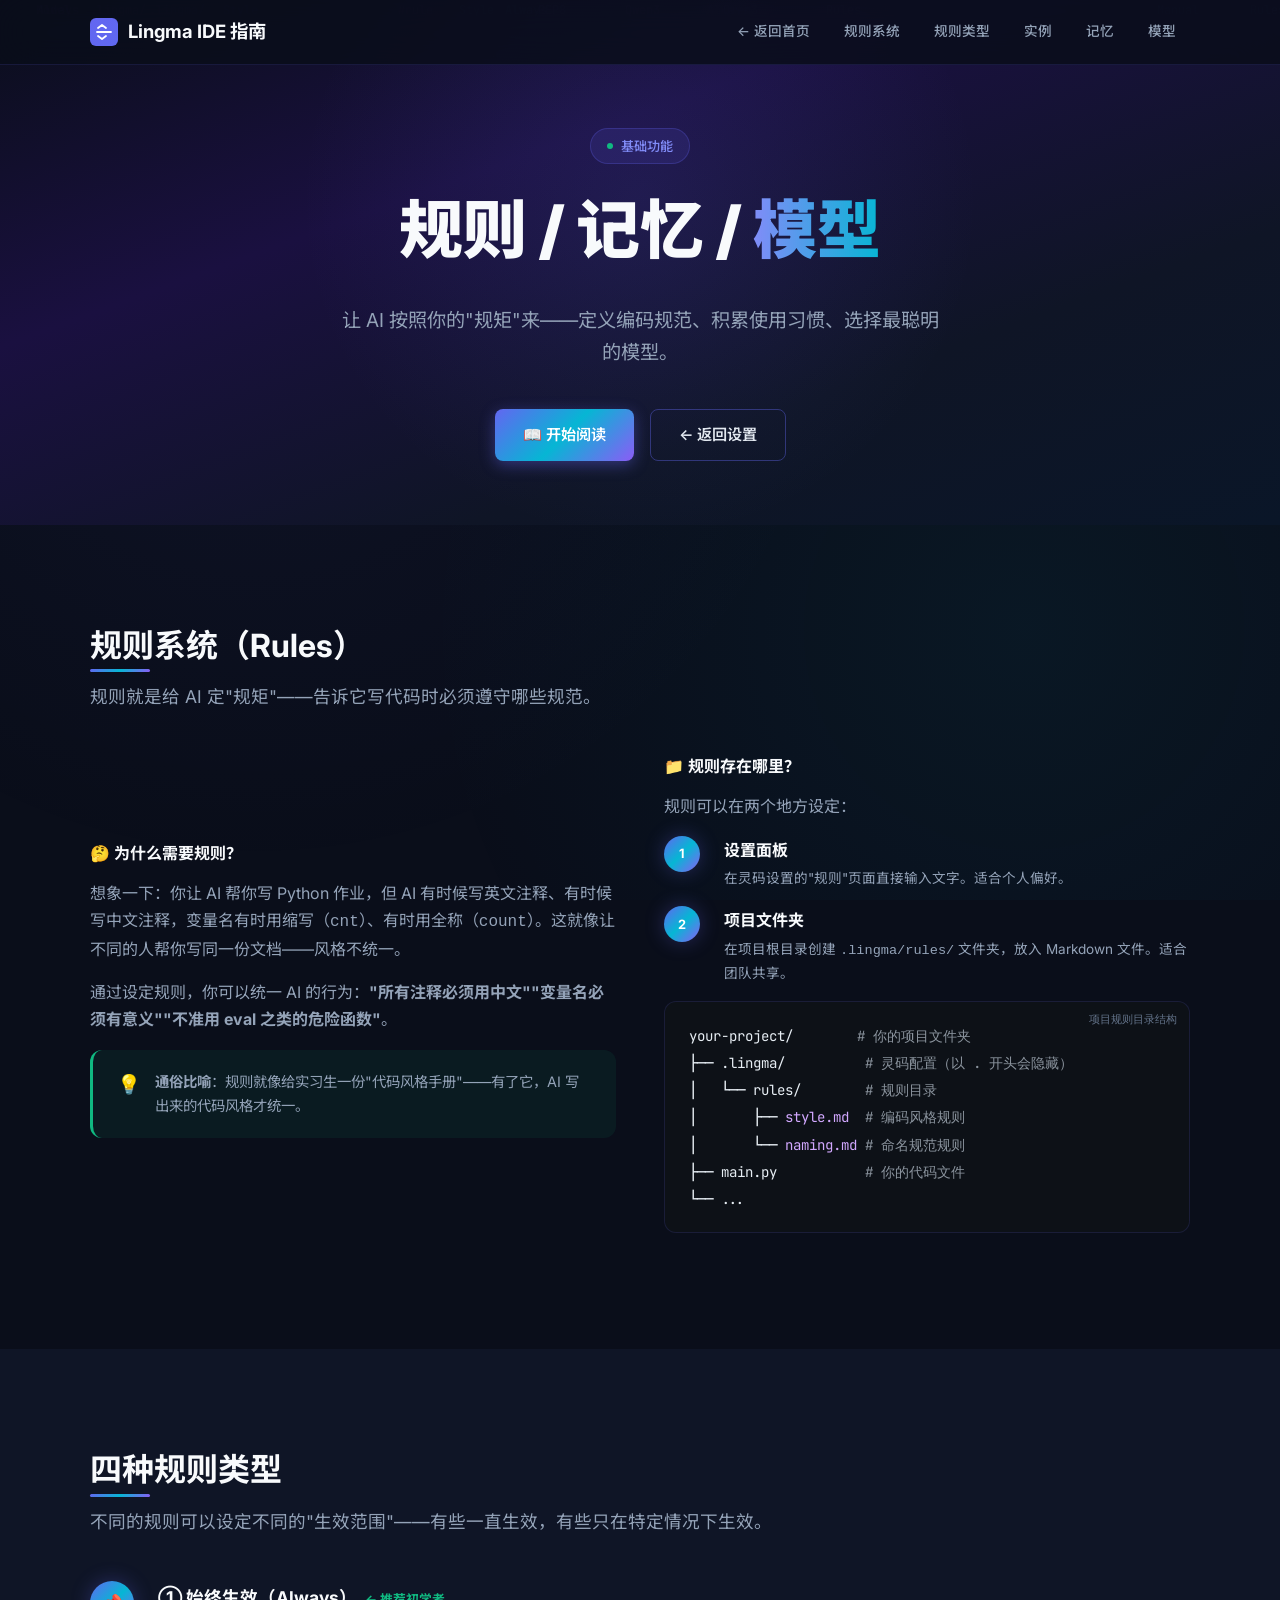
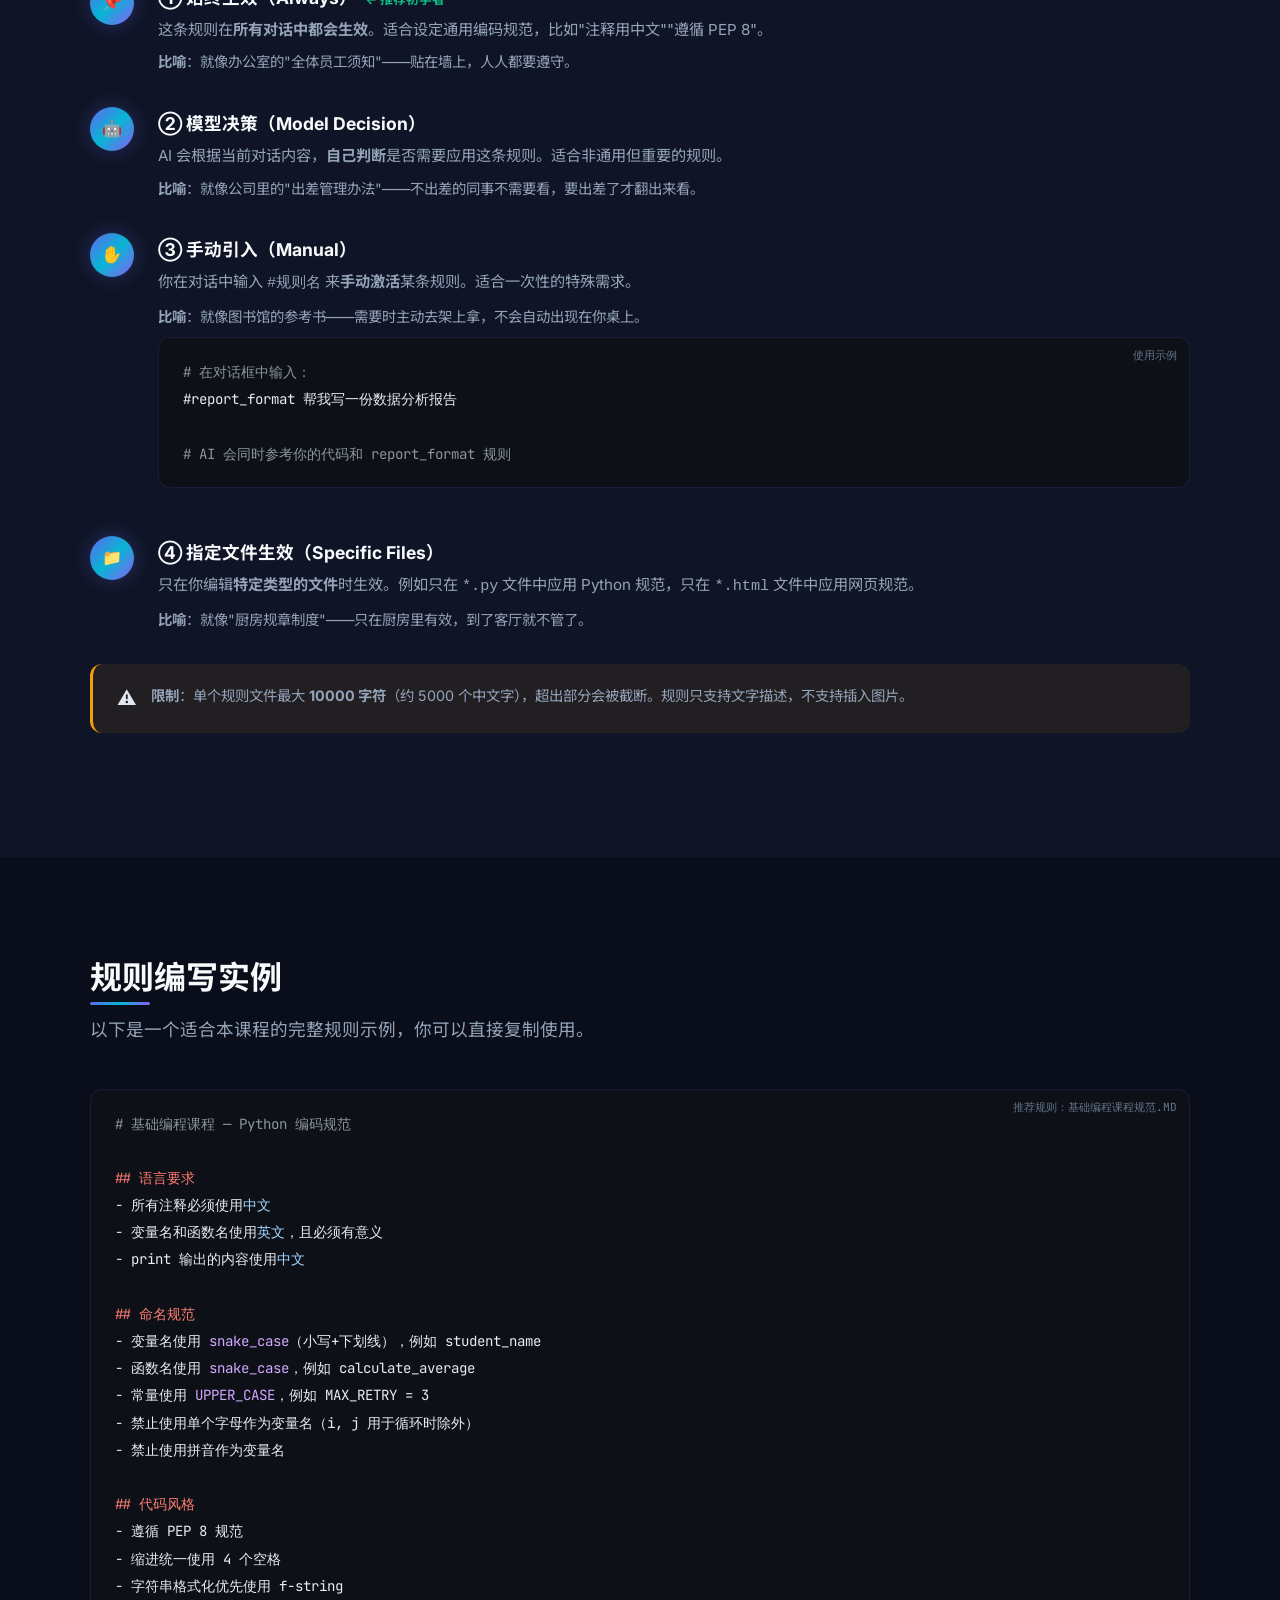
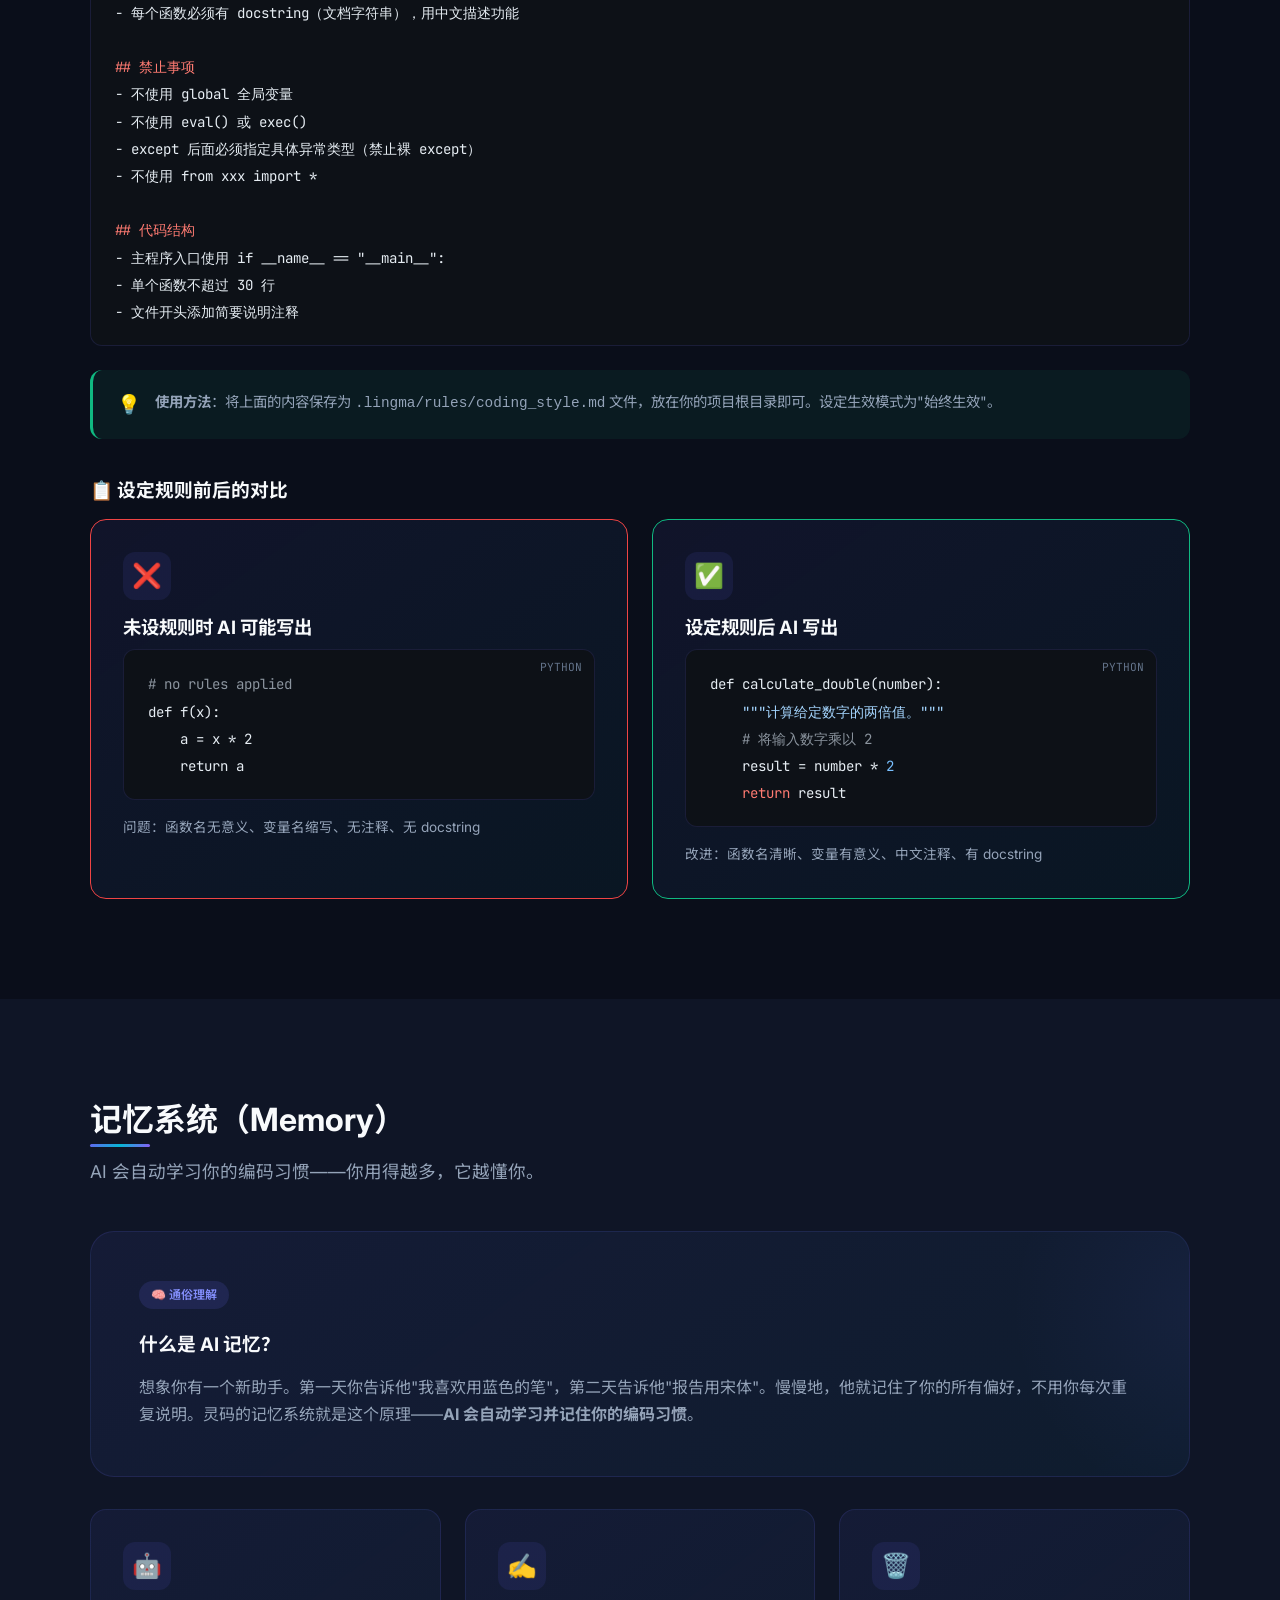
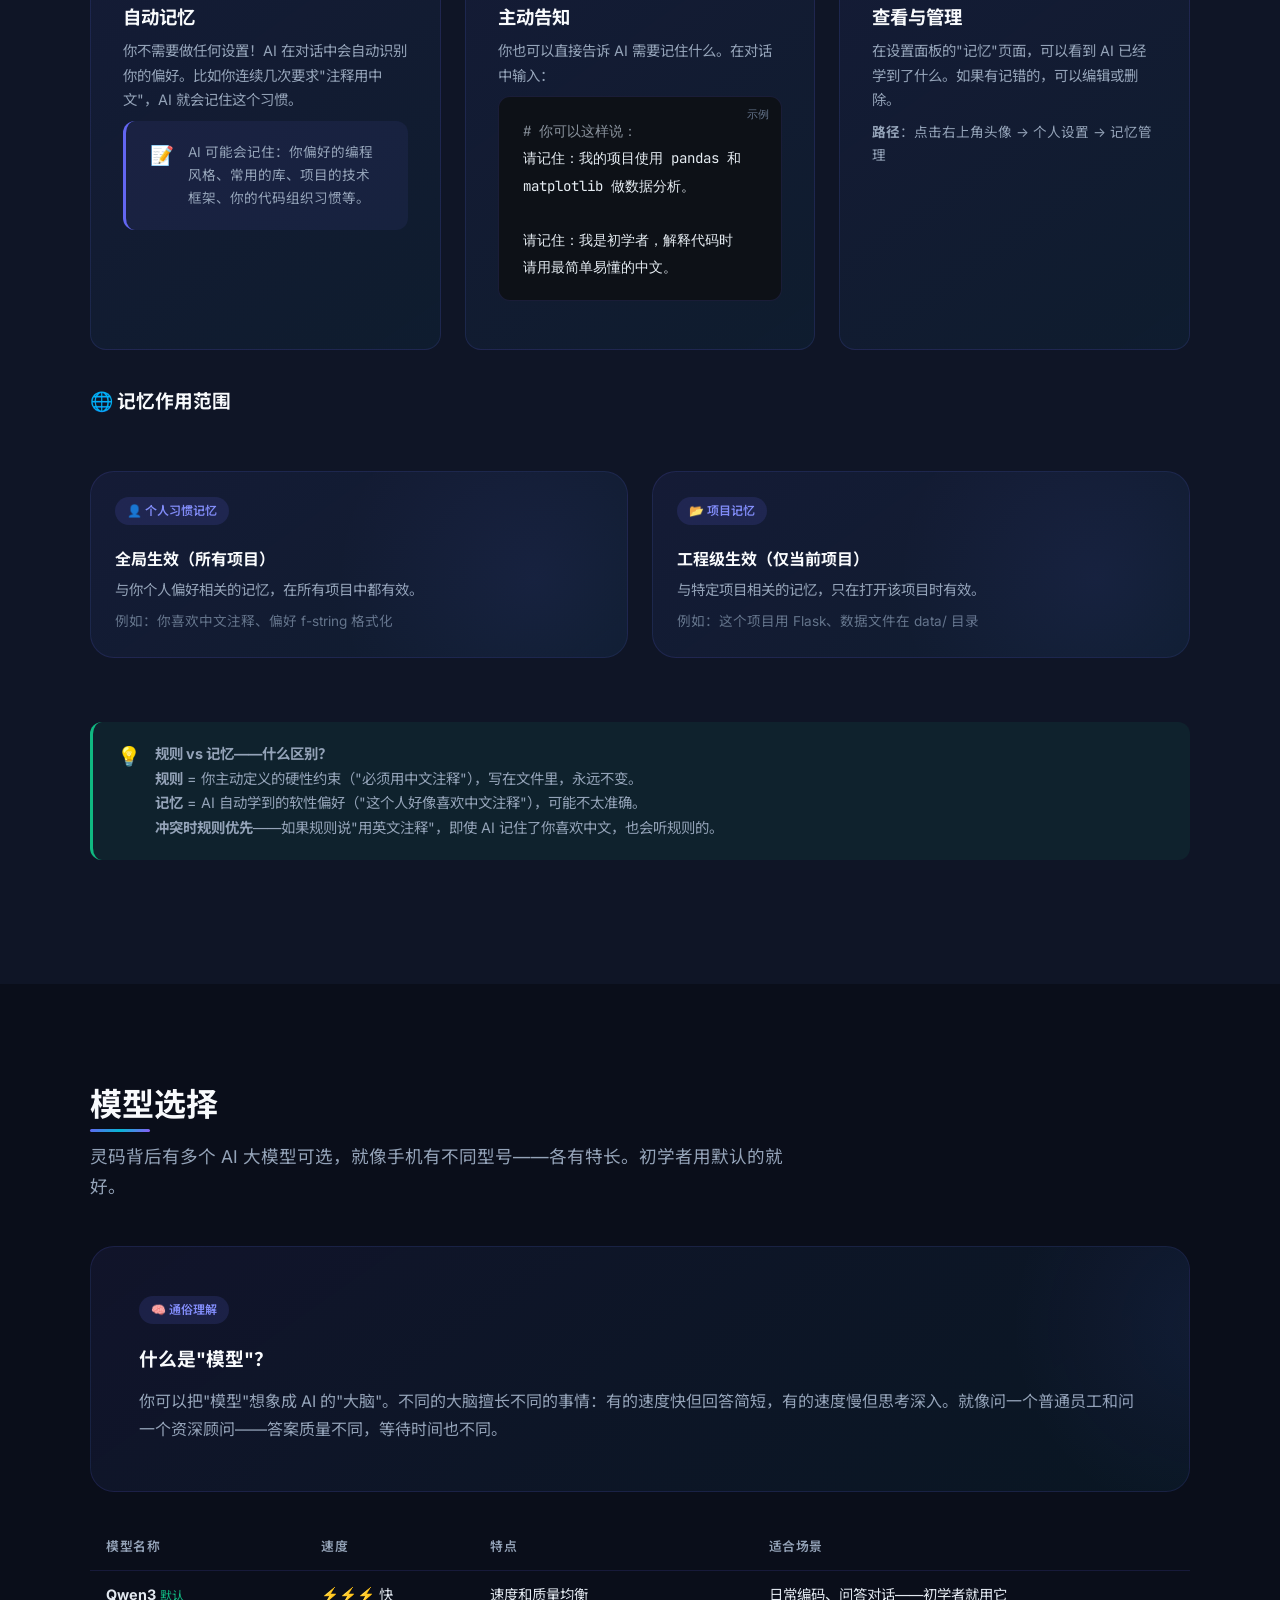
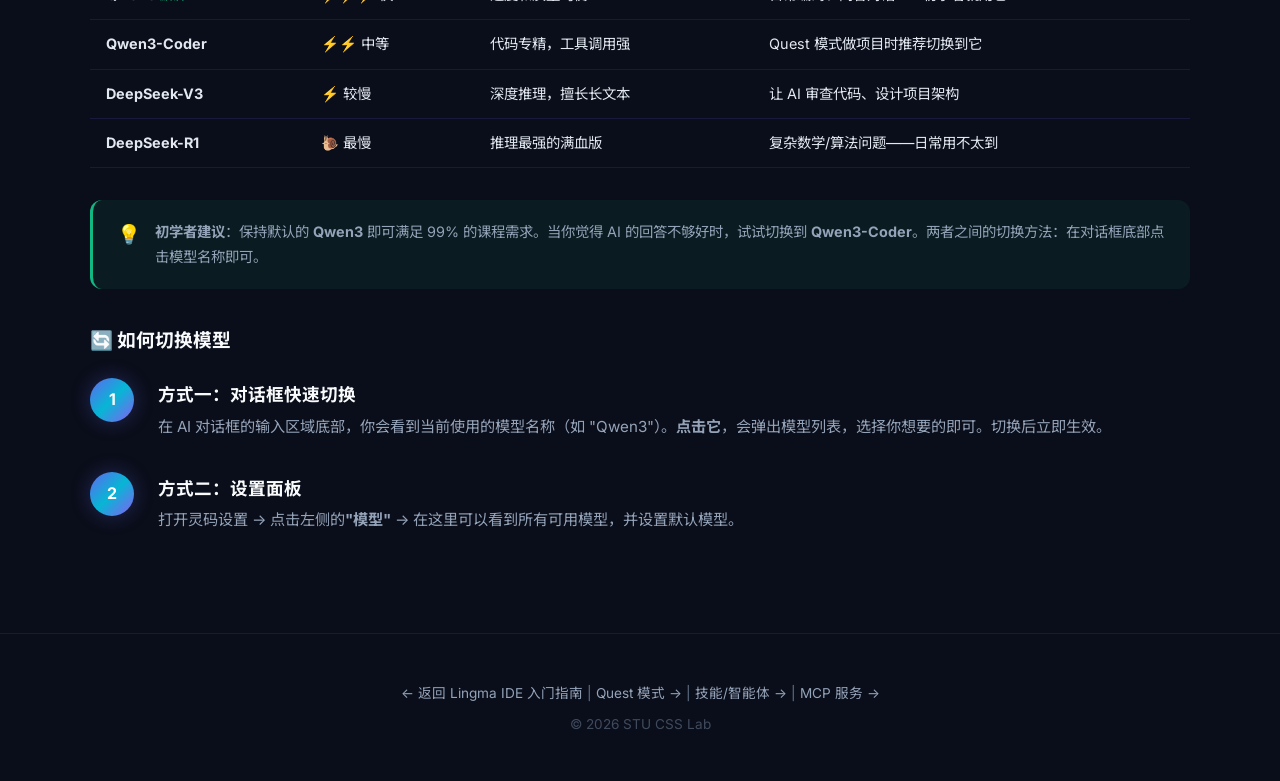
<file: rules.html>
<!DOCTYPE html>
<html lang="zh-CN">
<head>
  <meta charset="UTF-8">
  <meta name="viewport" content="width=device-width, initial-scale=1.0">
  <title>规则与记忆详解 — Lingma IDE 指南</title>
  <meta name="description" content="详细介绍 Lingma IDE 中的编码规则配置、AI 记忆系统和模型选择功能，面向零基础文科学生。">
  <link rel="stylesheet" href="index.css">
  <link rel="icon" href="data:image/svg+xml,<svg xmlns='http://www.w3.org/2000/svg' viewBox='0 0 32 32'><text y='28' font-size='28'>📏</text></svg>">
</head>
<body>

<nav class="navbar" id="navbar">
  <div class="navbar-inner">
    <a href="index.html" class="nav-brand">
      <svg viewBox="0 0 28 28" fill="none"><rect width="28" height="28" rx="6" fill="url(#nb)"/><path d="M8 10l4-3 4 3M8 18l4 3 4-3M7 14h14" stroke="#fff" stroke-width="1.8" stroke-linecap="round" stroke-linejoin="round"/><defs><linearGradient id="nb" x1="0" y1="0" x2="28" y2="28"><stop stop-color="#6366f1"/><stop offset="1" stop-color="#06b6d4"/></linearGradient></defs></svg>
      Lingma IDE 指南
    </a>
    <button class="nav-toggle" onclick="document.querySelector('.nav-links').classList.toggle('open')" aria-label="菜单">☰</button>
    <ul class="nav-links">
      <li><a href="index.html">← 返回首页</a></li>
      <li><a href="#rules">规则系统</a></li>
      <li><a href="#rule-types">规则类型</a></li>
      <li><a href="#rule-example">实例</a></li>
      <li><a href="#memory">记忆</a></li>
      <li><a href="#models">模型</a></li>
    </ul>
  </div>
</nav>

<section class="hero" id="top" style="min-height:50vh">
  <div class="hero-particles" id="particles"></div>
  <div class="hero-content">
    <div class="hero-badge"><span class="dot"></span>基础功能</div>
    <h1>规则 / 记忆 / <span class="gradient-text">模型</span></h1>
    <p class="tagline">让 AI 按照你的"规矩"来——定义编码规范、积累使用习惯、选择最聪明的模型。</p>
    <div class="hero-actions">
      <a href="#rules" class="btn btn-primary">📖 开始阅读</a>
      <a href="index.html#settings" class="btn btn-outline">← 返回设置</a>
    </div>
  </div>
</section>

<!-- ===== 规则系统 ===== -->
<section class="section" id="rules">
  <div class="section-inner fade-in">
    <h2 class="section-title">规则系统（Rules）</h2>
    <p class="section-subtitle">规则就是给 AI 定"规矩"——告诉它写代码时必须遵守哪些规范。</p>

    <div class="two-col" style="margin-top:2rem">
      <div>
        <h4 style="margin-bottom:1rem">🤔 为什么需要规则？</h4>
        <p style="color:var(--color-text-muted)">想象一下：你让 AI 帮你写 Python 作业，但 AI 有时候写英文注释、有时候写中文注释，变量名有时用缩写（<code>cnt</code>）、有时用全称（<code>count</code>）。这就像让不同的人帮你写同一份文档——风格不统一。</p>
        <p style="color:var(--color-text-muted);margin-top:1rem">通过设定规则，你可以统一 AI 的行为：<strong>"所有注释必须用中文""变量名必须有意义""不准用 eval 之类的危险函数"</strong>。</p>
        <div class="info-box tip" style="margin-top:1rem">
          <span class="info-box-icon">💡</span>
          <p><strong>通俗比喻</strong>：规则就像给实习生一份"代码风格手册"——有了它，AI 写出来的代码风格才统一。</p>
        </div>
      </div>
      <div>
        <h4 style="margin-bottom:1rem">📁 规则存在哪里？</h4>
        <p style="color:var(--color-text-muted)">规则可以在两个地方设定：</p>
        <div class="step-list" style="margin-top:1rem;gap:1rem">
          <div class="step-item">
            <div class="step-number" style="font-size:0.8rem;width:36px;height:36px">1</div>
            <div class="step-content" style="padding-top:4px">
              <h4 style="font-size:1rem">设置面板</h4>
              <p style="font-size:0.85rem">在灵码设置的"规则"页面直接输入文字。适合个人偏好。</p>
            </div>
          </div>
          <div class="step-item">
            <div class="step-number" style="font-size:0.8rem;width:36px;height:36px">2</div>
            <div class="step-content" style="padding-top:4px">
              <h4 style="font-size:1rem">项目文件夹</h4>
              <p style="font-size:0.85rem">在项目根目录创建 <code>.lingma/rules/</code> 文件夹，放入 Markdown 文件。适合团队共享。</p>
            </div>
          </div>
        </div>
        <div class="code-block" data-lang="项目规则目录结构" style="margin-top:1rem">
<code>your-project/        <span class="cm"># 你的项目文件夹</span>
├── .lingma/          <span class="cm"># 灵码配置（以 . 开头会隐藏）</span>
│   └── rules/        <span class="cm"># 规则目录</span>
│       ├── <span class="fn">style.md</span>  <span class="cm"># 编码风格规则</span>
│       └── <span class="fn">naming.md</span> <span class="cm"># 命名规范规则</span>
├── main.py           <span class="cm"># 你的代码文件</span>
└── ...</code>
        </div>
      </div>
    </div>
  </div>
</section>

<!-- ===== 四种规则类型 ===== -->
<section class="section section-alt" id="rule-types">
  <div class="section-inner fade-in">
    <h2 class="section-title">四种规则类型</h2>
    <p class="section-subtitle">不同的规则可以设定不同的"生效范围"——有些一直生效，有些只在特定情况下生效。</p>

    <div class="step-list">
      <div class="step-item">
        <div class="step-number">📌</div>
        <div class="step-content">
          <h4>① 始终生效（Always）<span style="color:var(--color-success);font-size:0.8rem;margin-left:0.5rem">← 推荐初学者</span></h4>
          <p>这条规则在<strong>所有对话中都会生效</strong>。适合设定通用编码规范，比如"注释用中文""遵循 PEP 8"。</p>
          <p style="color:var(--color-text-muted);font-size:0.9rem;margin-top:0.5rem"><strong>比喻</strong>：就像办公室的"全体员工须知"——贴在墙上，人人都要遵守。</p>
        </div>
      </div>
      <div class="step-item">
        <div class="step-number">🤖</div>
        <div class="step-content">
          <h4>② 模型决策（Model Decision）</h4>
          <p>AI 会根据当前对话内容，<strong>自己判断</strong>是否需要应用这条规则。适合非通用但重要的规则。</p>
          <p style="color:var(--color-text-muted);font-size:0.9rem;margin-top:0.5rem"><strong>比喻</strong>：就像公司里的"出差管理办法"——不出差的同事不需要看，要出差了才翻出来看。</p>
        </div>
      </div>
      <div class="step-item">
        <div class="step-number">✋</div>
        <div class="step-content">
          <h4>③ 手动引入（Manual）</h4>
          <p>你在对话中输入 <code>#规则名</code> 来<strong>手动激活</strong>某条规则。适合一次性的特殊需求。</p>
          <p style="color:var(--color-text-muted);font-size:0.9rem;margin-top:0.5rem"><strong>比喻</strong>：就像图书馆的参考书——需要时主动去架上拿，不会自动出现在你桌上。</p>
          <div class="code-block" data-lang="使用示例" style="margin-top:0.5rem">
<code><span class="cm"># 在对话框中输入：</span>
#report_format 帮我写一份数据分析报告

<span class="cm"># AI 会同时参考你的代码和 report_format 规则</span></code>
          </div>
        </div>
      </div>
      <div class="step-item">
        <div class="step-number">📁</div>
        <div class="step-content">
          <h4>④ 指定文件生效（Specific Files）</h4>
          <p>只在你编辑<strong>特定类型的文件</strong>时生效。例如只在 <code>*.py</code> 文件中应用 Python 规范，只在 <code>*.html</code> 文件中应用网页规范。</p>
          <p style="color:var(--color-text-muted);font-size:0.9rem;margin-top:0.5rem"><strong>比喻</strong>：就像"厨房规章制度"——只在厨房里有效，到了客厅就不管了。</p>
        </div>
      </div>
    </div>

    <div class="info-box warning" style="margin-top:2rem">
      <span class="info-box-icon">⚠️</span>
      <p><strong>限制</strong>：单个规则文件最大 <strong>10000 字符</strong>（约 5000 个中文字），超出部分会被截断。规则只支持文字描述，不支持插入图片。</p>
    </div>
  </div>
</section>

<!-- ===== 规则编写实例 ===== -->
<section class="section" id="rule-example">
  <div class="section-inner fade-in">
    <h2 class="section-title">规则编写实例</h2>
    <p class="section-subtitle">以下是一个适合本课程的完整规则示例，你可以直接复制使用。</p>

    <div class="code-block" data-lang="推荐规则：基础编程课程规范.md">
<code><span class="cm"># 基础编程课程 — Python 编码规范</span>

<span class="kw">## 语言要求</span>
- 所有注释必须使用<span class="str">中文</span>
- 变量名和函数名使用<span class="str">英文</span>，且必须有意义
- print 输出的内容使用<span class="str">中文</span>

<span class="kw">## 命名规范</span>
- 变量名使用 <span class="fn">snake_case</span>（小写+下划线），例如 student_name
- 函数名使用 <span class="fn">snake_case</span>，例如 calculate_average
- 常量使用 <span class="fn">UPPER_CASE</span>，例如 MAX_RETRY = 3
- 禁止使用单个字母作为变量名（i, j 用于循环时除外）
- 禁止使用拼音作为变量名

<span class="kw">## 代码风格</span>
- 遵循 PEP 8 规范
- 缩进统一使用 4 个空格
- 字符串格式化优先使用 f-string
- 每个函数必须有 docstring（文档字符串），用中文描述功能

<span class="kw">## 禁止事项</span>
- 不使用 global 全局变量
- 不使用 eval() 或 exec()
- except 后面必须指定具体异常类型（禁止裸 except）
- 不使用 from xxx import *

<span class="kw">## 代码结构</span>
- 主程序入口使用 if __name__ == "__main__":
- 单个函数不超过 30 行
- 文件开头添加简要说明注释</code>
    </div>

    <div class="info-box tip" style="margin-top:1.5rem">
      <span class="info-box-icon">💡</span>
      <p><strong>使用方法</strong>：将上面的内容保存为 <code>.lingma/rules/coding_style.md</code> 文件，放在你的项目根目录即可。设定生效模式为"始终生效"。</p>
    </div>

    <h3 style="margin:2.5rem 0 1rem;color:var(--color-text-bright)">📋 设定规则前后的对比</h3>
    <div class="features-grid" style="grid-template-columns:1fr 1fr">
      <div class="feature-card" style="border-color:var(--color-danger)">
        <div class="feature-icon">❌</div>
        <h3>未设规则时 AI 可能写出</h3>
        <div class="code-block" data-lang="Python" style="margin-top:0.5rem">
<code><span class="cm"># no rules applied</span>
def f(x):
    a = x * 2
    return a</code>
        </div>
        <p style="font-size:0.85rem;color:var(--color-text-muted);margin-top:0.5rem">问题：函数名无意义、变量名缩写、无注释、无 docstring</p>
      </div>
      <div class="feature-card" style="border-color:var(--color-success)">
        <div class="feature-icon">✅</div>
        <h3>设定规则后 AI 写出</h3>
        <div class="code-block" data-lang="Python" style="margin-top:0.5rem">
<code>def calculate_double(number):
    <span class="str">"""计算给定数字的两倍值。"""</span>
    <span class="cm"># 将输入数字乘以 2</span>
    result = number * <span class="num">2</span>
    <span class="kw">return</span> result</code>
        </div>
        <p style="font-size:0.85rem;color:var(--color-text-muted);margin-top:0.5rem">改进：函数名清晰、变量有意义、中文注释、有 docstring</p>
      </div>
    </div>
  </div>
</section>

<!-- ===== 记忆系统 ===== -->
<section class="section section-alt" id="memory">
  <div class="section-inner fade-in">
    <h2 class="section-title">记忆系统（Memory）</h2>
    <p class="section-subtitle">AI 会自动学习你的编码习惯——你用得越多，它越懂你。</p>

    <div class="ai-showcase" style="margin-bottom:2rem">
      <div class="ai-tag">🧠 通俗理解</div>
      <h3 style="margin:0.5rem 0 1rem">什么是 AI 记忆？</h3>
      <p style="color:var(--color-text-muted)">想象你有一个新助手。第一天你告诉他"我喜欢用蓝色的笔"，第二天告诉他"报告用宋体"。慢慢地，他就记住了你的所有偏好，不用你每次重复说明。灵码的记忆系统就是这个原理——<strong>AI 会自动学习并记住你的编码习惯</strong>。</p>
    </div>

    <div class="features-grid" style="margin-top:2rem">
      <div class="feature-card">
        <div class="feature-icon">🤖</div>
        <h3>自动记忆</h3>
        <p>你不需要做任何设置！AI 在对话中会自动识别你的偏好。比如你连续几次要求"注释用中文"，AI 就会记住这个习惯。</p>
        <div class="info-box note" style="margin-top:0.5rem">
          <span class="info-box-icon">📝</span>
          <p style="font-size:0.85rem">AI 可能会记住：你偏好的编程风格、常用的库、项目的技术框架、你的代码组织习惯等。</p>
        </div>
      </div>
      <div class="feature-card">
        <div class="feature-icon">✍️</div>
        <h3>主动告知</h3>
        <p>你也可以直接告诉 AI 需要记住什么。在对话中输入：</p>
        <div class="code-block" data-lang="示例" style="margin-top:0.5rem">
<code><span class="cm"># 你可以这样说：</span>
请记住：我的项目使用 pandas 和
matplotlib 做数据分析。

请记住：我是初学者，解释代码时
请用最简单易懂的中文。</code>
        </div>
      </div>
      <div class="feature-card">
        <div class="feature-icon">🗑️</div>
        <h3>查看与管理</h3>
        <p>在设置面板的"记忆"页面，可以看到 AI 已经学到了什么。如果有记错的，可以编辑或删除。</p>
        <p style="color:var(--color-text-muted);font-size:0.85rem;margin-top:0.5rem"><strong>路径</strong>：点击右上角头像 → 个人设置 → 记忆管理</p>
      </div>
    </div>

    <h3 style="margin:2.5rem 0 1.5rem;color:var(--color-text-bright)">🌐 记忆作用范围</h3>
    <div class="features-grid" style="grid-template-columns:1fr 1fr">
      <div class="ai-showcase" style="padding:1.5rem">
        <div class="ai-tag">👤 个人习惯记忆</div>
        <h4 style="margin:0.5rem 0">全局生效（所有项目）</h4>
        <p style="color:var(--color-text-muted);font-size:0.9rem">与你个人偏好相关的记忆，在所有项目中都有效。</p>
        <p style="color:var(--color-text-dim);font-size:0.85rem;margin-top:0.5rem">例如：你喜欢中文注释、偏好 f-string 格式化</p>
      </div>
      <div class="ai-showcase" style="padding:1.5rem">
        <div class="ai-tag">📂 项目记忆</div>
        <h4 style="margin:0.5rem 0">工程级生效（仅当前项目）</h4>
        <p style="color:var(--color-text-muted);font-size:0.9rem">与特定项目相关的记忆，只在打开该项目时有效。</p>
        <p style="color:var(--color-text-dim);font-size:0.85rem;margin-top:0.5rem">例如：这个项目用 Flask、数据文件在 data/ 目录</p>
      </div>
    </div>

    <div class="info-box tip" style="margin-top:2rem">
      <span class="info-box-icon">💡</span>
      <p><strong>规则 vs 记忆——什么区别？</strong><br>
      <strong>规则</strong> = 你主动定义的硬性约束（"必须用中文注释"），写在文件里，永远不变。<br>
      <strong>记忆</strong> = AI 自动学到的软性偏好（"这个人好像喜欢中文注释"），可能不太准确。<br>
      <strong>冲突时规则优先</strong>——如果规则说"用英文注释"，即使 AI 记住了你喜欢中文，也会听规则的。</p>
    </div>
  </div>
</section>

<!-- ===== 模型选择 ===== -->
<section class="section" id="models">
  <div class="section-inner fade-in">
    <h2 class="section-title">模型选择</h2>
    <p class="section-subtitle">灵码背后有多个 AI 大模型可选，就像手机有不同型号——各有特长。初学者用默认的就好。</p>

    <div class="ai-showcase" style="margin-bottom:2rem">
      <div class="ai-tag">🧠 通俗理解</div>
      <h3 style="margin:0.5rem 0 1rem">什么是"模型"？</h3>
      <p style="color:var(--color-text-muted)">你可以把"模型"想象成 AI 的"大脑"。不同的大脑擅长不同的事情：有的速度快但回答简短，有的速度慢但思考深入。就像问一个普通员工和问一个资深顾问——答案质量不同，等待时间也不同。</p>
    </div>

    <table class="shortcuts-table" style="margin-top:2rem">
      <thead><tr><th>模型名称</th><th>速度</th><th>特点</th><th>适合场景</th></tr></thead>
      <tbody>
        <tr>
          <td><strong>Qwen3</strong> <span style="color:var(--color-success);font-size:0.75rem">默认</span></td>
          <td>⚡⚡⚡ 快</td>
          <td>速度和质量均衡</td>
          <td>日常编码、问答对话——初学者就用它</td>
        </tr>
        <tr>
          <td><strong>Qwen3-Coder</strong></td>
          <td>⚡⚡ 中等</td>
          <td>代码专精，工具调用强</td>
          <td>Quest 模式做项目时推荐切换到它</td>
        </tr>
        <tr>
          <td><strong>DeepSeek-V3</strong></td>
          <td>⚡ 较慢</td>
          <td>深度推理，擅长长文本</td>
          <td>让 AI 审查代码、设计项目架构</td>
        </tr>
        <tr>
          <td><strong>DeepSeek-R1</strong></td>
          <td>🐌 最慢</td>
          <td>推理最强的满血版</td>
          <td>复杂数学/算法问题——日常用不太到</td>
        </tr>
      </tbody>
    </table>

    <div class="info-box tip" style="margin-top:2rem">
      <span class="info-box-icon">💡</span>
      <p><strong>初学者建议</strong>：保持默认的 <strong>Qwen3</strong> 即可满足 99% 的课程需求。当你觉得 AI 的回答不够好时，试试切换到 <strong>Qwen3-Coder</strong>。两者之间的切换方法：在对话框底部点击模型名称即可。</p>
    </div>

    <h3 style="margin:2.5rem 0 1.5rem;color:var(--color-text-bright)">🔄 如何切换模型</h3>
    <div class="step-list">
      <div class="step-item">
        <div class="step-number">1</div>
        <div class="step-content">
          <h4>方式一：对话框快速切换</h4>
          <p>在 AI 对话框的输入区域底部，你会看到当前使用的模型名称（如 "Qwen3"）。<strong>点击它</strong>，会弹出模型列表，选择你想要的即可。切换后立即生效。</p>
        </div>
      </div>
      <div class="step-item">
        <div class="step-number">2</div>
        <div class="step-content">
          <h4>方式二：设置面板</h4>
          <p>打开灵码设置 → 点击左侧的<strong>"模型"</strong> → 在这里可以看到所有可用模型，并设置默认模型。</p>
        </div>
      </div>
    </div>
  </div>
</section>

<footer class="footer">
  <p><a href="index.html">← 返回 Lingma IDE 入门指南</a> | <a href="quest.html">Quest 模式 →</a> | <a href="skills.html">技能/智能体 →</a> | <a href="mcp.html">MCP 服务 →</a></p>
  <p style="margin-top:0.5rem;opacity:0.6">© 2026 STU CSS Lab</p>
</footer>

<script>
const navbar = document.getElementById('navbar');
window.addEventListener('scroll', () => { navbar.classList.toggle('scrolled', window.scrollY > 50); });
const fadeEls = document.querySelectorAll('.fade-in');
const observer = new IntersectionObserver((entries) => {
  entries.forEach(e => { if (e.isIntersecting) { e.target.classList.add('visible'); observer.unobserve(e.target); }});
}, { threshold: 0.1 });
fadeEls.forEach(el => observer.observe(el));
const particleContainer = document.getElementById('particles');
const codeSnippets = ['Rules', 'Memory', 'Qwen3', 'PEP8', '.lingma/', '#rule', 'Always', 'Manual', 'Model', 'Style', 'Config'];
for (let i = 0; i < 15; i++) {
  const p = document.createElement('span');
  p.className = 'particle';
  p.textContent = codeSnippets[Math.floor(Math.random() * codeSnippets.length)];
  p.style.left = Math.random() * 100 + '%';
  p.style.animationDelay = Math.random() * 20 + 's';
  p.style.animationDuration = (15 + Math.random() * 15) + 's';
  particleContainer.appendChild(p);
}
const sections = document.querySelectorAll('section[id]');
window.addEventListener('scroll', () => {
  const scrollY = window.scrollY + 100;
  sections.forEach(sec => {
    const top = sec.offsetTop, h = sec.offsetHeight, id = sec.getAttribute('id');
    const link = document.querySelector(`.nav-links a[href="#${id}"]`);
    if (link) link.classList.toggle('active', scrollY >= top && scrollY < top + h);
  });
});
</script>
</body>
</html>
</file>
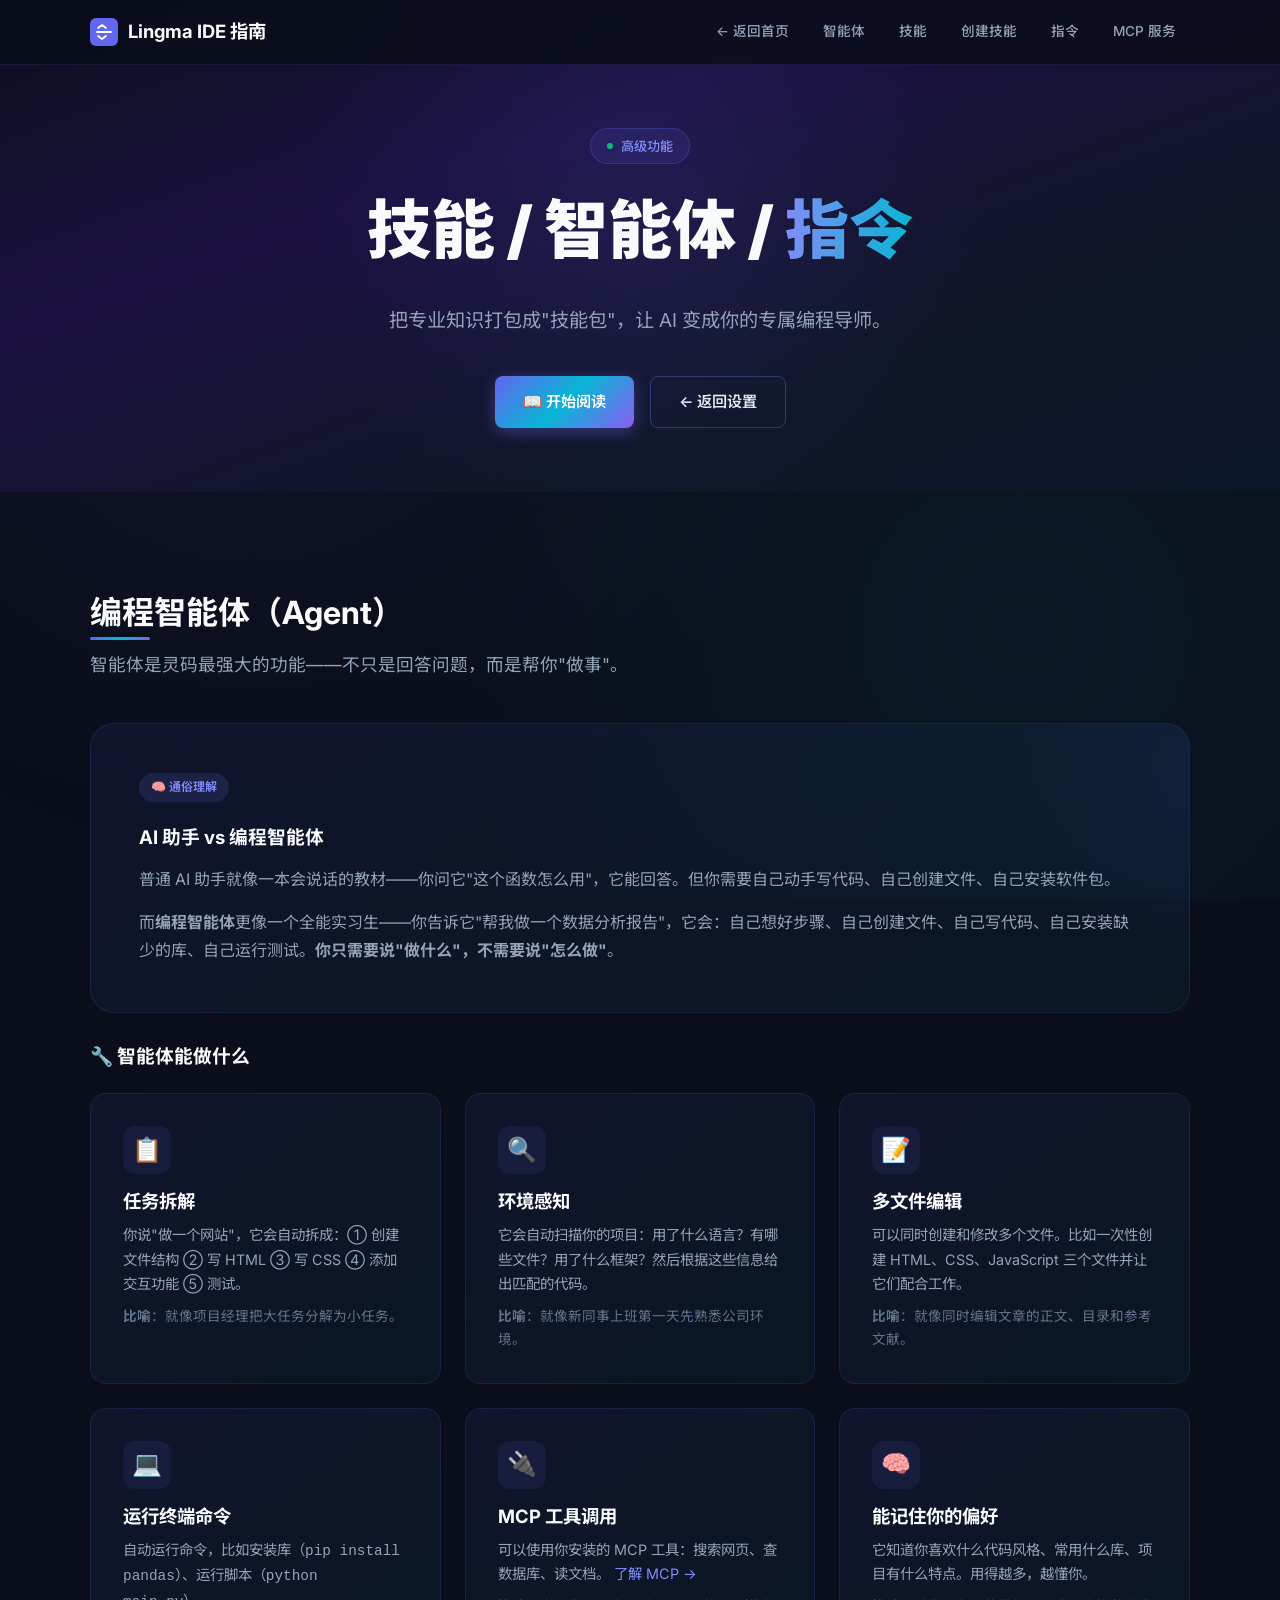
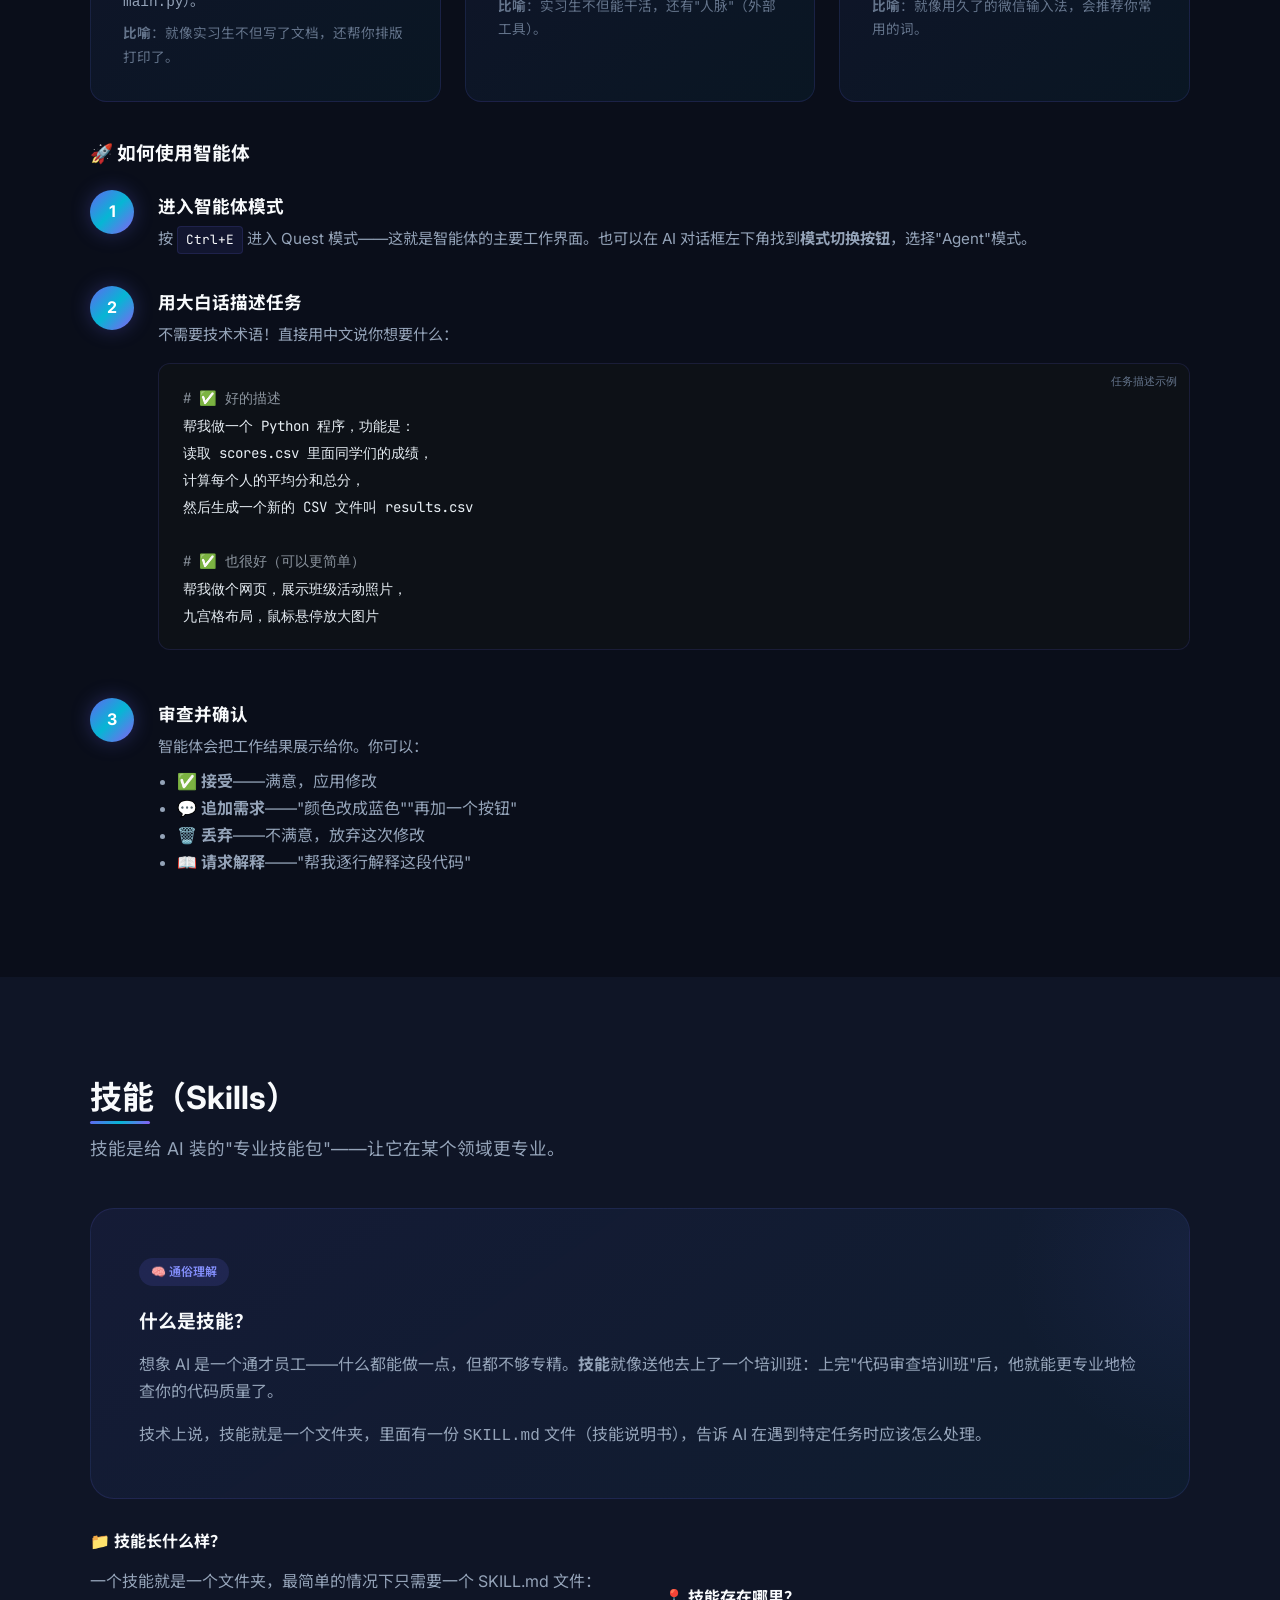
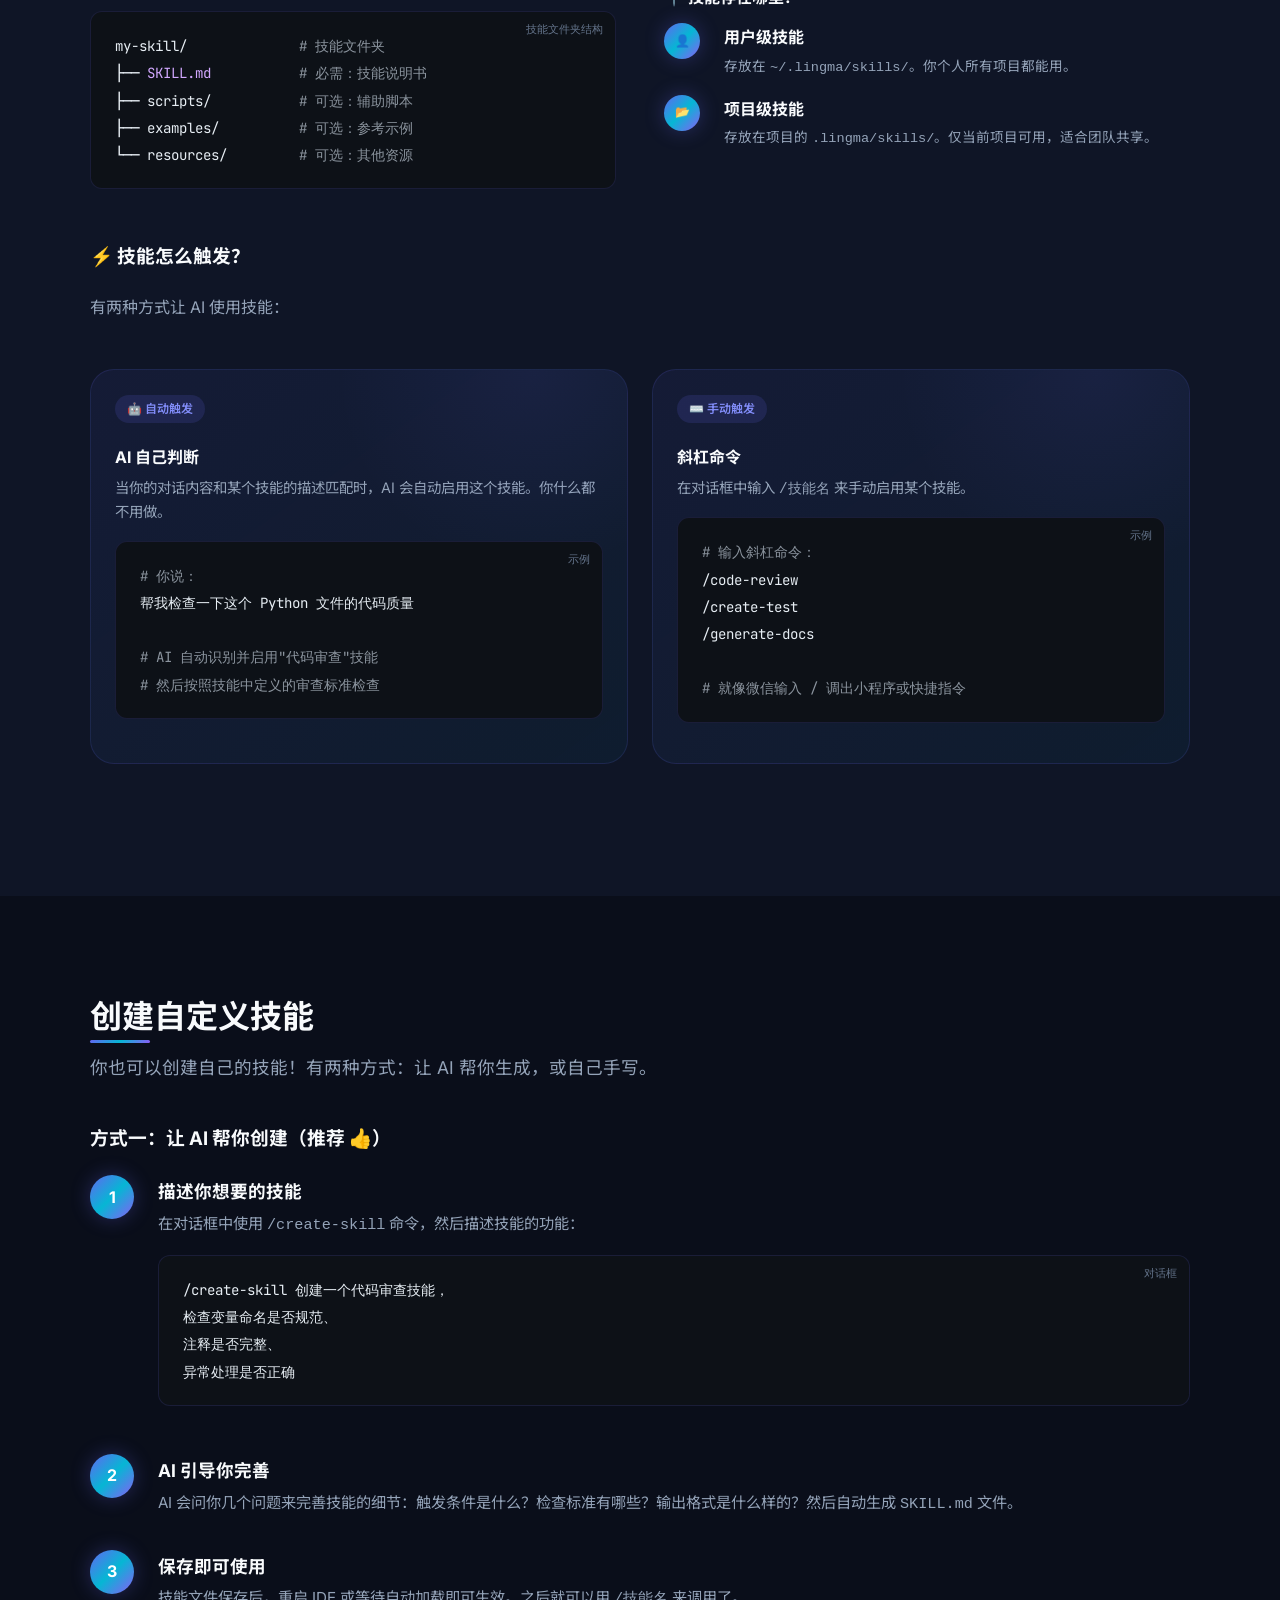
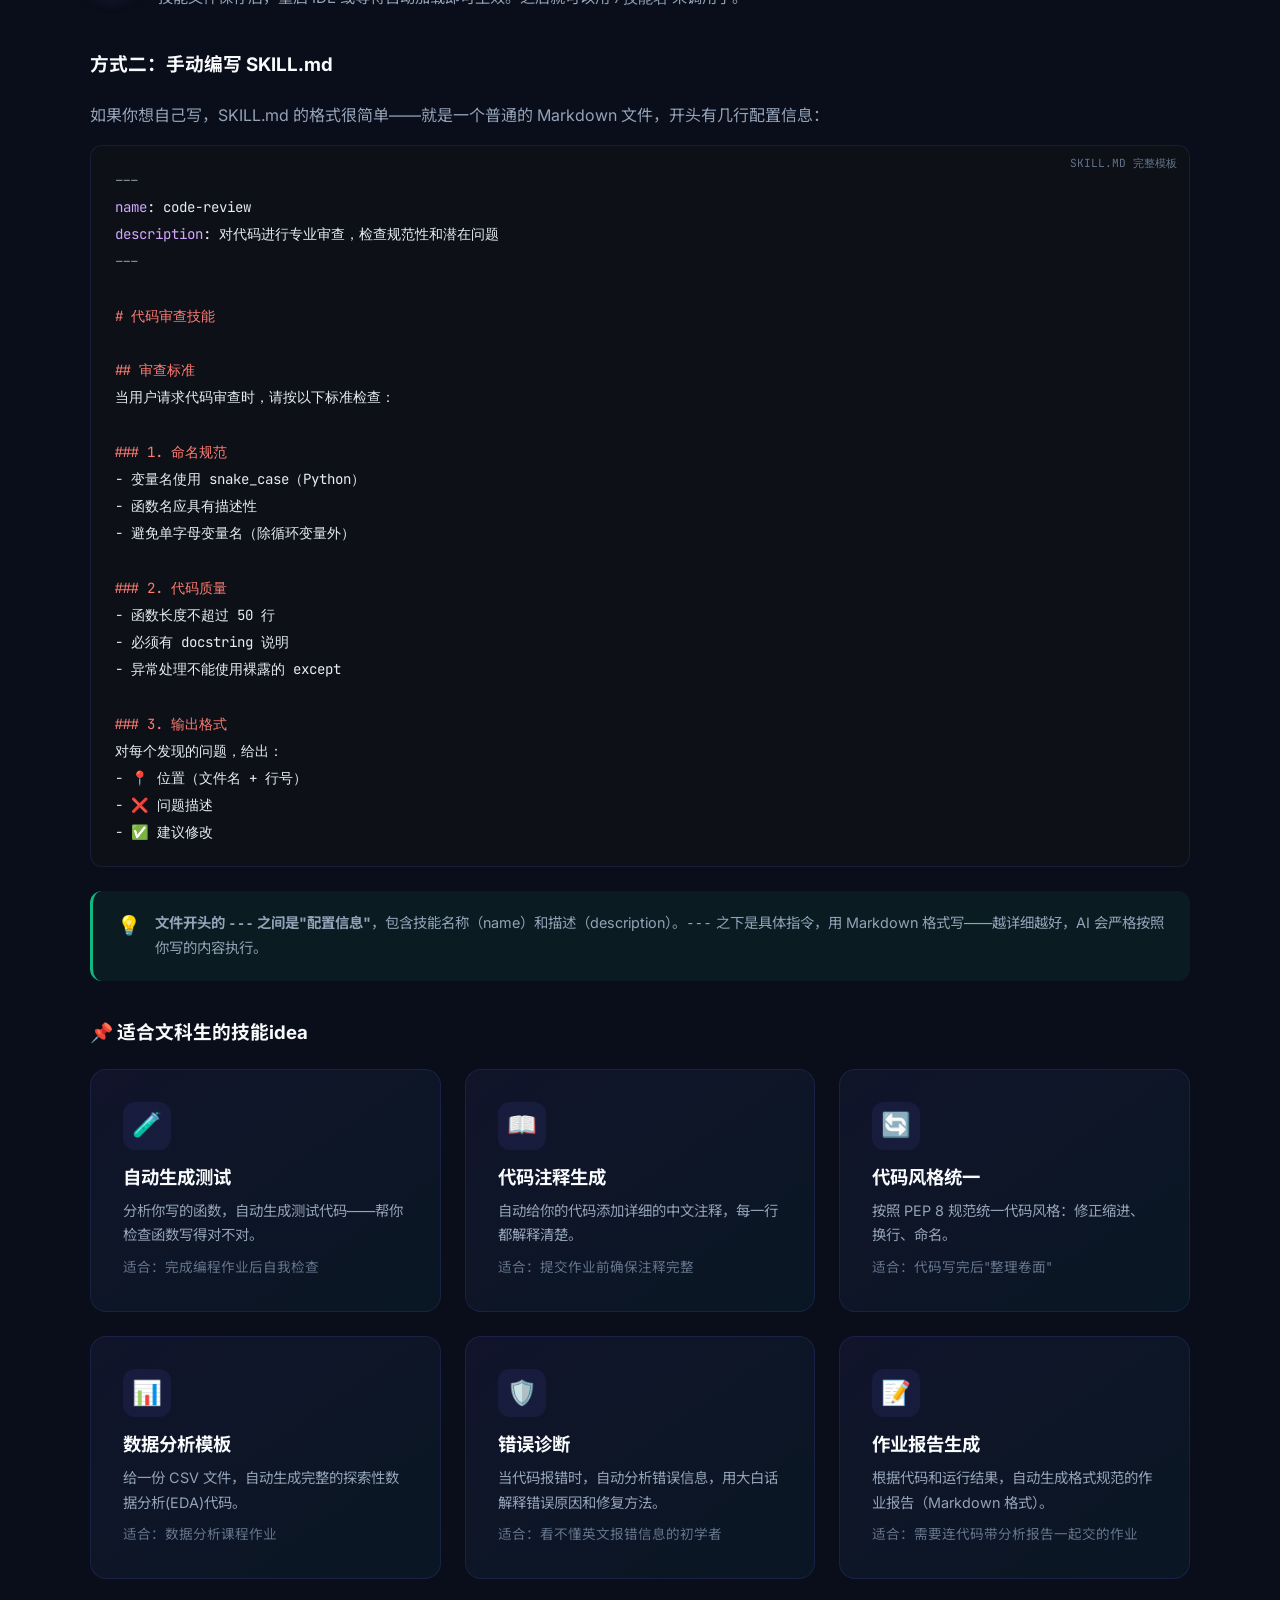
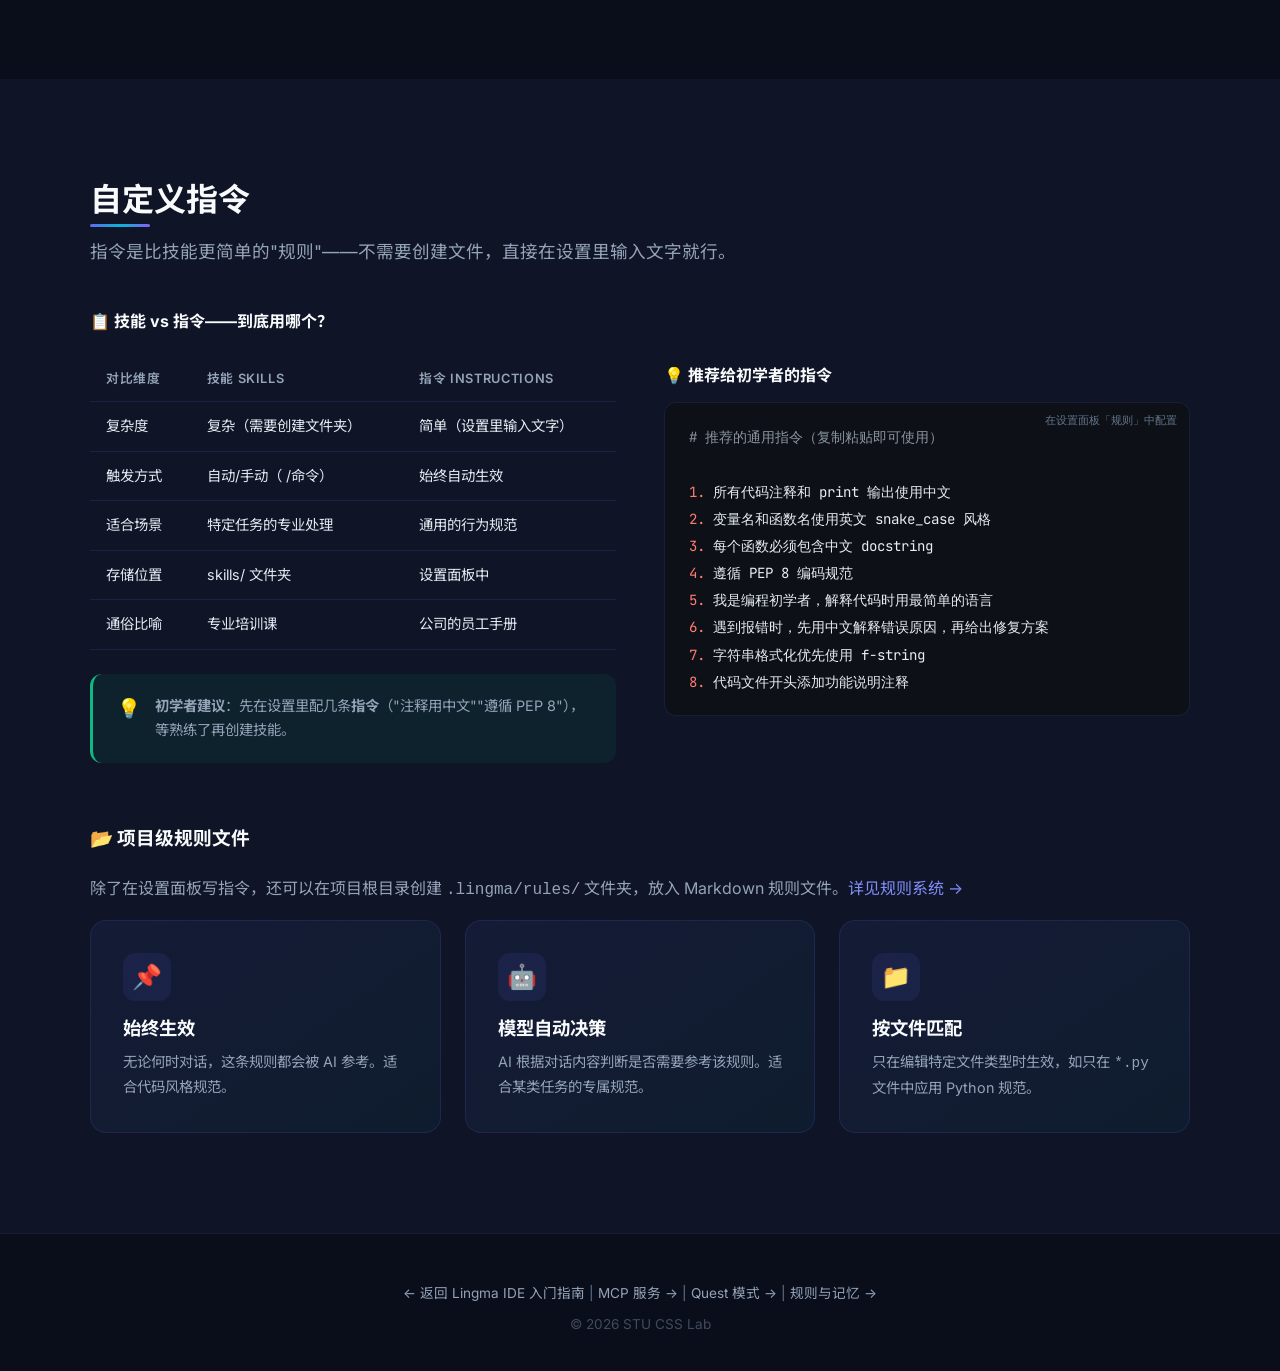
<file: skills.html>
<!DOCTYPE html>
<html lang="zh-CN">
<head>
  <meta charset="UTF-8">
  <meta name="viewport" content="width=device-width, initial-scale=1.0">
  <title>技能 / 智能体 / 指令详解 — Lingma IDE 指南</title>
  <meta name="description" content="详细介绍 Lingma IDE 中的技能（Skills）、编程智能体（Agents）和自定义指令的概念与使用方法，面向零基础文科学生。">
  <link rel="stylesheet" href="index.css">
  <link rel="icon" href="data:image/svg+xml,<svg xmlns='http://www.w3.org/2000/svg' viewBox='0 0 32 32'><text y='28' font-size='28'>🧩</text></svg>">
</head>
<body>

<nav class="navbar" id="navbar">
  <div class="navbar-inner">
    <a href="index.html" class="nav-brand">
      <svg viewBox="0 0 28 28" fill="none"><rect width="28" height="28" rx="6" fill="url(#nb)"/><path d="M8 10l4-3 4 3M8 18l4 3 4-3M7 14h14" stroke="#fff" stroke-width="1.8" stroke-linecap="round" stroke-linejoin="round"/><defs><linearGradient id="nb" x1="0" y1="0" x2="28" y2="28"><stop stop-color="#6366f1"/><stop offset="1" stop-color="#06b6d4"/></linearGradient></defs></svg>
      Lingma IDE 指南
    </a>
    <button class="nav-toggle" onclick="document.querySelector('.nav-links').classList.toggle('open')" aria-label="菜单">☰</button>
    <ul class="nav-links">
      <li><a href="index.html">← 返回首页</a></li>
      <li><a href="#agents">智能体</a></li>
      <li><a href="#skills">技能</a></li>
      <li><a href="#create-skill">创建技能</a></li>
      <li><a href="#commands">指令</a></li>
      <li><a href="mcp.html">MCP 服务</a></li>
    </ul>
  </div>
</nav>

<section class="hero" id="top" style="min-height:50vh">
  <div class="hero-particles" id="particles"></div>
  <div class="hero-content">
    <div class="hero-badge"><span class="dot"></span>高级功能</div>
    <h1>技能 / 智能体 / <span class="gradient-text">指令</span></h1>
    <p class="tagline">把专业知识打包成"技能包"，让 AI 变成你的专属编程导师。</p>
    <div class="hero-actions">
      <a href="#agents" class="btn btn-primary">📖 开始阅读</a>
      <a href="index.html#settings" class="btn btn-outline">← 返回设置</a>
    </div>
  </div>
</section>

<!-- ===== 编程智能体 ===== -->
<section class="section" id="agents">
  <div class="section-inner fade-in">
    <h2 class="section-title">编程智能体（Agent）</h2>
    <p class="section-subtitle">智能体是灵码最强大的功能——不只是回答问题，而是帮你"做事"。</p>

    <div class="ai-showcase" style="margin-bottom:2rem">
      <div class="ai-tag">🧠 通俗理解</div>
      <h3 style="margin:0.5rem 0 1rem">AI 助手 vs 编程智能体</h3>
      <p style="color:var(--color-text-muted)">普通 AI 助手就像一本会说话的教材——你问它"这个函数怎么用"，它能回答。但你需要自己动手写代码、自己创建文件、自己安装软件包。</p>
      <p style="color:var(--color-text-muted);margin-top:1rem">而<strong>编程智能体</strong>更像一个全能实习生——你告诉它"帮我做一个数据分析报告"，它会：自己想好步骤、自己创建文件、自己写代码、自己安装缺少的库、自己运行测试。<strong>你只需要说"做什么"，不需要说"怎么做"</strong>。</p>
    </div>

    <h3 style="margin-bottom:1.5rem;color:var(--color-text-bright)">🔧 智能体能做什么</h3>
    <div class="features-grid">
      <div class="feature-card">
        <div class="feature-icon">📋</div>
        <h3>任务拆解</h3>
        <p>你说"做一个网站"，它会自动拆成：① 创建文件结构 ② 写 HTML ③ 写 CSS ④ 添加交互功能 ⑤ 测试。</p>
        <p style="color:var(--color-text-dim);font-size:0.85rem;margin-top:0.5rem"><strong>比喻</strong>：就像项目经理把大任务分解为小任务。</p>
      </div>
      <div class="feature-card">
        <div class="feature-icon">🔍</div>
        <h3>环境感知</h3>
        <p>它会自动扫描你的项目：用了什么语言？有哪些文件？用了什么框架？然后根据这些信息给出匹配的代码。</p>
        <p style="color:var(--color-text-dim);font-size:0.85rem;margin-top:0.5rem"><strong>比喻</strong>：就像新同事上班第一天先熟悉公司环境。</p>
      </div>
      <div class="feature-card">
        <div class="feature-icon">📝</div>
        <h3>多文件编辑</h3>
        <p>可以同时创建和修改多个文件。比如一次性创建 HTML、CSS、JavaScript 三个文件并让它们配合工作。</p>
        <p style="color:var(--color-text-dim);font-size:0.85rem;margin-top:0.5rem"><strong>比喻</strong>：就像同时编辑文章的正文、目录和参考文献。</p>
      </div>
      <div class="feature-card">
        <div class="feature-icon">💻</div>
        <h3>运行终端命令</h3>
        <p>自动运行命令，比如安装库（<code>pip install pandas</code>）、运行脚本（<code>python main.py</code>）。</p>
        <p style="color:var(--color-text-dim);font-size:0.85rem;margin-top:0.5rem"><strong>比喻</strong>：就像实习生不但写了文档，还帮你排版打印了。</p>
      </div>
      <div class="feature-card">
        <div class="feature-icon">🔌</div>
        <h3>MCP 工具调用</h3>
        <p>可以使用你安装的 MCP 工具：搜索网页、查数据库、读文档。
        <a href="mcp.html">了解 MCP →</a></p>
        <p style="color:var(--color-text-dim);font-size:0.85rem;margin-top:0.5rem"><strong>比喻</strong>：实习生不但能干活，还有"人脉"（外部工具）。</p>
      </div>
      <div class="feature-card">
        <div class="feature-icon">🧠</div>
        <h3>能记住你的偏好</h3>
        <p>它知道你喜欢什么代码风格、常用什么库、项目有什么特点。用得越多，越懂你。</p>
        <p style="color:var(--color-text-dim);font-size:0.85rem;margin-top:0.5rem"><strong>比喻</strong>：就像用久了的微信输入法，会推荐你常用的词。</p>
      </div>
    </div>

    <h3 style="margin:2.5rem 0 1.5rem;color:var(--color-text-bright)">🚀 如何使用智能体</h3>
    <div class="step-list">
      <div class="step-item">
        <div class="step-number">1</div>
        <div class="step-content">
          <h4>进入智能体模式</h4>
          <p>按 <kbd>Ctrl+E</kbd> 进入 Quest 模式——这就是智能体的主要工作界面。也可以在 AI 对话框左下角找到<strong>模式切换按钮</strong>，选择"Agent"模式。</p>
        </div>
      </div>
      <div class="step-item">
        <div class="step-number">2</div>
        <div class="step-content">
          <h4>用大白话描述任务</h4>
          <p>不需要技术术语！直接用中文说你想要什么：</p>
          <div class="code-block" data-lang="任务描述示例">
<code><span class="cm"># ✅ 好的描述</span>
帮我做一个 Python 程序，功能是：
读取 scores.csv 里面同学们的成绩，
计算每个人的平均分和总分，
然后生成一个新的 CSV 文件叫 results.csv

<span class="cm"># ✅ 也很好（可以更简单）</span>
帮我做个网页，展示班级活动照片，
九宫格布局，鼠标悬停放大图片</code>
          </div>
        </div>
      </div>
      <div class="step-item">
        <div class="step-number">3</div>
        <div class="step-content">
          <h4>审查并确认</h4>
          <p>智能体会把工作结果展示给你。你可以：</p>
          <ul style="color:var(--color-text-muted);padding-left:1.2rem;margin-top:0.5rem">
            <li>✅ <strong>接受</strong>——满意，应用修改</li>
            <li>💬 <strong>追加需求</strong>——"颜色改成蓝色""再加一个按钮"</li>
            <li>🗑️ <strong>丢弃</strong>——不满意，放弃这次修改</li>
            <li>📖 <strong>请求解释</strong>——"帮我逐行解释这段代码"</li>
          </ul>
        </div>
      </div>
    </div>
  </div>
</section>

<!-- ===== 技能 ===== -->
<section class="section section-alt" id="skills">
  <div class="section-inner fade-in">
    <h2 class="section-title">技能（Skills）</h2>
    <p class="section-subtitle">技能是给 AI 装的"专业技能包"——让它在某个领域更专业。</p>

    <div class="ai-showcase" style="margin-bottom:2rem">
      <div class="ai-tag">🧠 通俗理解</div>
      <h3 style="margin:0.5rem 0 1rem">什么是技能？</h3>
      <p style="color:var(--color-text-muted)">想象 AI 是一个通才员工——什么都能做一点，但都不够专精。<strong>技能</strong>就像送他去上了一个培训班：上完"代码审查培训班"后，他就能更专业地检查你的代码质量了。</p>
      <p style="color:var(--color-text-muted);margin-top:1rem">技术上说，技能就是一个文件夹，里面有一份 <code>SKILL.md</code> 文件（技能说明书），告诉 AI 在遇到特定任务时应该怎么处理。</p>
    </div>

    <div class="two-col" style="margin-top:2rem">
      <div>
        <h4 style="margin-bottom:1rem">📁 技能长什么样？</h4>
        <p style="color:var(--color-text-muted)">一个技能就是一个文件夹，最简单的情况下只需要一个 SKILL.md 文件：</p>
        <div class="code-block" data-lang="技能文件夹结构" style="margin-top:1rem">
<code>my-skill/              <span class="cm"># 技能文件夹</span>
├── <span class="fn">SKILL.md</span>           <span class="cm"># 必需：技能说明书</span>
├── scripts/           <span class="cm"># 可选：辅助脚本</span>
├── examples/          <span class="cm"># 可选：参考示例</span>
└── resources/         <span class="cm"># 可选：其他资源</span></code>
        </div>
      </div>
      <div>
        <h4 style="margin-bottom:1rem">📍 技能存在哪里？</h4>
        <div class="step-list" style="gap:1rem">
          <div class="step-item">
            <div class="step-number" style="font-size:0.75rem;width:36px;height:36px">👤</div>
            <div class="step-content" style="padding-top:4px">
              <h4 style="font-size:1rem">用户级技能</h4>
              <p style="font-size:0.85rem">存放在 <code>~/.lingma/skills/</code>。你个人所有项目都能用。</p>
            </div>
          </div>
          <div class="step-item">
            <div class="step-number" style="font-size:0.75rem;width:36px;height:36px">📂</div>
            <div class="step-content" style="padding-top:4px">
              <h4 style="font-size:1rem">项目级技能</h4>
              <p style="font-size:0.85rem">存放在项目的 <code>.lingma/skills/</code>。仅当前项目可用，适合团队共享。</p>
            </div>
          </div>
        </div>
      </div>
    </div>

    <h3 style="margin:2.5rem 0 1.5rem;color:var(--color-text-bright)">⚡ 技能怎么触发？</h3>
    <p style="color:var(--color-text-muted);margin-bottom:1rem">有两种方式让 AI 使用技能：</p>
    <div class="features-grid" style="grid-template-columns:1fr 1fr">
      <div class="ai-showcase" style="padding:1.5rem">
        <div class="ai-tag">🤖 自动触发</div>
        <h4 style="margin:0.5rem 0">AI 自己判断</h4>
        <p style="color:var(--color-text-muted);font-size:0.9rem">当你的对话内容和某个技能的描述匹配时，AI 会自动启用这个技能。你什么都不用做。</p>
        <div class="code-block" data-lang="示例" style="margin-top:1rem">
<code><span class="cm"># 你说：</span>
帮我检查一下这个 Python 文件的代码质量

<span class="cm"># AI 自动识别并启用"代码审查"技能</span>
<span class="cm"># 然后按照技能中定义的审查标准检查</span></code>
        </div>
      </div>
      <div class="ai-showcase" style="padding:1.5rem">
        <div class="ai-tag">⌨️ 手动触发</div>
        <h4 style="margin:0.5rem 0">斜杠命令</h4>
        <p style="color:var(--color-text-muted);font-size:0.9rem">在对话框中输入 <code>/技能名</code> 来手动启用某个技能。</p>
        <div class="code-block" data-lang="示例" style="margin-top:1rem">
<code><span class="cm"># 输入斜杠命令：</span>
/code-review
/create-test
/generate-docs

<span class="cm"># 就像微信输入 / 调出小程序或快捷指令</span></code>
        </div>
      </div>
    </div>
  </div>
</section>

<!-- ===== 创建技能 ===== -->
<section class="section" id="create-skill">
  <div class="section-inner fade-in">
    <h2 class="section-title">创建自定义技能</h2>
    <p class="section-subtitle">你也可以创建自己的技能！有两种方式：让 AI 帮你生成，或自己手写。</p>

    <h3 style="margin-bottom:1.5rem;color:var(--color-text-bright)">方式一：让 AI 帮你创建（推荐 👍）</h3>
    <div class="step-list">
      <div class="step-item">
        <div class="step-number">1</div>
        <div class="step-content">
          <h4>描述你想要的技能</h4>
          <p>在对话框中使用 <code>/create-skill</code> 命令，然后描述技能的功能：</p>
          <div class="code-block" data-lang="对话框">
<code>/create-skill 创建一个代码审查技能，
检查变量命名是否规范、
注释是否完整、
异常处理是否正确</code>
          </div>
        </div>
      </div>
      <div class="step-item">
        <div class="step-number">2</div>
        <div class="step-content">
          <h4>AI 引导你完善</h4>
          <p>AI 会问你几个问题来完善技能的细节：触发条件是什么？检查标准有哪些？输出格式是什么样的？然后自动生成 <code>SKILL.md</code> 文件。</p>
        </div>
      </div>
      <div class="step-item">
        <div class="step-number">3</div>
        <div class="step-content">
          <h4>保存即可使用</h4>
          <p>技能文件保存后，重启 IDE 或等待自动加载即可生效。之后就可以用 <code>/技能名</code> 来调用了。</p>
        </div>
      </div>
    </div>

    <h3 style="margin:2.5rem 0 1.5rem;color:var(--color-text-bright)">方式二：手动编写 SKILL.md</h3>
    <p style="color:var(--color-text-muted);margin-bottom:1rem">如果你想自己写，SKILL.md 的格式很简单——就是一个普通的 Markdown 文件，开头有几行配置信息：</p>
    <div class="code-block" data-lang="SKILL.md 完整模板">
<code><span class="cm">---</span>
<span class="fn">name</span>: code-review
<span class="fn">description</span>: 对代码进行专业审查，检查规范性和潜在问题
<span class="cm">---</span>

<span class="kw"># 代码审查技能</span>

<span class="kw">## 审查标准</span>
当用户请求代码审查时，请按以下标准检查：

<span class="kw">### 1. 命名规范</span>
- 变量名使用 snake_case（Python）
- 函数名应具有描述性
- 避免单字母变量名（除循环变量外）

<span class="kw">### 2. 代码质量</span>
- 函数长度不超过 50 行
- 必须有 docstring 说明
- 异常处理不能使用裸露的 except

<span class="kw">### 3. 输出格式</span>
对每个发现的问题，给出：
- 📍 位置（文件名 + 行号）
- ❌ 问题描述
- ✅ 建议修改</code>
    </div>

    <div class="info-box tip" style="margin-top:1.5rem">
      <span class="info-box-icon">💡</span>
      <p><strong>文件开头的 <code>---</code> 之间是"配置信息"</strong>，包含技能名称（name）和描述（description）。<code>---</code> 之下是具体指令，用 Markdown 格式写——越详细越好，AI 会严格按照你写的内容执行。</p>
    </div>

    <h3 style="margin:2.5rem 0 1.5rem;color:var(--color-text-bright)">📌 适合文科生的技能idea</h3>
    <div class="features-grid">
      <div class="feature-card">
        <div class="feature-icon">🧪</div>
        <h3>自动生成测试</h3>
        <p>分析你写的函数，自动生成测试代码——帮你检查函数写得对不对。</p>
        <p style="font-size:0.85rem;color:var(--color-text-dim);margin-top:0.5rem">适合：完成编程作业后自我检查</p>
      </div>
      <div class="feature-card">
        <div class="feature-icon">📖</div>
        <h3>代码注释生成</h3>
        <p>自动给你的代码添加详细的中文注释，每一行都解释清楚。</p>
        <p style="font-size:0.85rem;color:var(--color-text-dim);margin-top:0.5rem">适合：提交作业前确保注释完整</p>
      </div>
      <div class="feature-card">
        <div class="feature-icon">🔄</div>
        <h3>代码风格统一</h3>
        <p>按照 PEP 8 规范统一代码风格：修正缩进、换行、命名。</p>
        <p style="font-size:0.85rem;color:var(--color-text-dim);margin-top:0.5rem">适合：代码写完后"整理卷面"</p>
      </div>
      <div class="feature-card">
        <div class="feature-icon">📊</div>
        <h3>数据分析模板</h3>
        <p>给一份 CSV 文件，自动生成完整的探索性数据分析(EDA)代码。</p>
        <p style="font-size:0.85rem;color:var(--color-text-dim);margin-top:0.5rem">适合：数据分析课程作业</p>
      </div>
      <div class="feature-card">
        <div class="feature-icon">🛡️</div>
        <h3>错误诊断</h3>
        <p>当代码报错时，自动分析错误信息，用大白话解释错误原因和修复方法。</p>
        <p style="font-size:0.85rem;color:var(--color-text-dim);margin-top:0.5rem">适合：看不懂英文报错信息的初学者</p>
      </div>
      <div class="feature-card">
        <div class="feature-icon">📝</div>
        <h3>作业报告生成</h3>
        <p>根据代码和运行结果，自动生成格式规范的作业报告（Markdown 格式）。</p>
        <p style="font-size:0.85rem;color:var(--color-text-dim);margin-top:0.5rem">适合：需要连代码带分析报告一起交的作业</p>
      </div>
    </div>
  </div>
</section>

<!-- ===== 指令 ===== -->
<section class="section section-alt" id="commands">
  <div class="section-inner fade-in">
    <h2 class="section-title">自定义指令</h2>
    <p class="section-subtitle">指令是比技能更简单的"规则"——不需要创建文件，直接在设置里输入文字就行。</p>

    <div class="two-col" style="margin-top:2rem">
      <div>
        <h4 style="margin-bottom:1rem">📋 技能 vs 指令——到底用哪个？</h4>
        <table class="shortcuts-table">
          <thead><tr><th>对比维度</th><th>技能 Skills</th><th>指令 Instructions</th></tr></thead>
          <tbody>
            <tr><td>复杂度</td><td>复杂（需要创建文件夹）</td><td>简单（设置里输入文字）</td></tr>
            <tr><td>触发方式</td><td>自动/手动（ /命令）</td><td>始终自动生效</td></tr>
            <tr><td>适合场景</td><td>特定任务的专业处理</td><td>通用的行为规范</td></tr>
            <tr><td>存储位置</td><td>skills/ 文件夹</td><td>设置面板中</td></tr>
            <tr><td>通俗比喻</td><td>专业培训课</td><td>公司的员工手册</td></tr>
          </tbody>
        </table>
        <div class="info-box tip" style="margin-top:1rem">
          <span class="info-box-icon">💡</span>
          <p><strong>初学者建议</strong>：先在设置里配几条<strong>指令</strong>（"注释用中文""遵循 PEP 8"），等熟练了再创建技能。</p>
        </div>
      </div>
      <div>
        <h4 style="margin-bottom:1rem">💡 推荐给初学者的指令</h4>
        <div class="code-block" data-lang="在设置面板「规则」中配置">
<code><span class="cm"># 推荐的通用指令（复制粘贴即可使用）</span>

<span class="kw">1.</span> 所有代码注释和 print 输出使用中文
<span class="kw">2.</span> 变量名和函数名使用英文 snake_case 风格
<span class="kw">3.</span> 每个函数必须包含中文 docstring
<span class="kw">4.</span> 遵循 PEP 8 编码规范
<span class="kw">5.</span> 我是编程初学者，解释代码时用最简单的语言
<span class="kw">6.</span> 遇到报错时，先用中文解释错误原因，再给出修复方案
<span class="kw">7.</span> 字符串格式化优先使用 f-string
<span class="kw">8.</span> 代码文件开头添加功能说明注释</code>
        </div>
      </div>
    </div>

    <h3 style="margin:2.5rem 0 1.5rem;color:var(--color-text-bright)">📂 项目级规则文件</h3>
    <p style="color:var(--color-text-muted);margin-bottom:1rem">除了在设置面板写指令，还可以在项目根目录创建 <code>.lingma/rules/</code> 文件夹，放入 Markdown 规则文件。<a href="rules.html">详见规则系统 →</a></p>
    <div class="features-grid">
      <div class="feature-card">
        <div class="feature-icon">📌</div>
        <h3>始终生效</h3>
        <p>无论何时对话，这条规则都会被 AI 参考。适合代码风格规范。</p>
      </div>
      <div class="feature-card">
        <div class="feature-icon">🤖</div>
        <h3>模型自动决策</h3>
        <p>AI 根据对话内容判断是否需要参考该规则。适合某类任务的专属规范。</p>
      </div>
      <div class="feature-card">
        <div class="feature-icon">📁</div>
        <h3>按文件匹配</h3>
        <p>只在编辑特定文件类型时生效，如只在 <code>*.py</code> 文件中应用 Python 规范。</p>
      </div>
    </div>
  </div>
</section>

<footer class="footer">
  <p><a href="index.html">← 返回 Lingma IDE 入门指南</a> | <a href="mcp.html">MCP 服务 →</a> | <a href="quest.html">Quest 模式 →</a> | <a href="rules.html">规则与记忆 →</a></p>
  <p style="margin-top:0.5rem;opacity:0.6">© 2026 STU CSS Lab</p>
</footer>

<script>
const navbar = document.getElementById('navbar');
window.addEventListener('scroll', () => { navbar.classList.toggle('scrolled', window.scrollY > 50); });
const fadeEls = document.querySelectorAll('.fade-in');
const observer = new IntersectionObserver((entries) => {
  entries.forEach(e => { if (e.isIntersecting) { e.target.classList.add('visible'); observer.unobserve(e.target); }});
}, { threshold: 0.1 });
fadeEls.forEach(el => observer.observe(el));
const particleContainer = document.getElementById('particles');
const codeSnippets = ['SKILL.md', 'Agent', '/review', 'Quest', 'rules/', '.lingma/', 'create', 'invoke', 'memory', 'plan', 'execute'];
for (let i = 0; i < 15; i++) {
  const p = document.createElement('span');
  p.className = 'particle';
  p.textContent = codeSnippets[Math.floor(Math.random() * codeSnippets.length)];
  p.style.left = Math.random() * 100 + '%';
  p.style.animationDelay = Math.random() * 20 + 's';
  p.style.animationDuration = (15 + Math.random() * 15) + 's';
  particleContainer.appendChild(p);
}
const sections = document.querySelectorAll('section[id]');
window.addEventListener('scroll', () => {
  const scrollY = window.scrollY + 100;
  sections.forEach(sec => {
    const top = sec.offsetTop, h = sec.offsetHeight, id = sec.getAttribute('id');
    const link = document.querySelector(`.nav-links a[href="#${id}"]`);
    if (link) link.classList.toggle('active', scrollY >= top && scrollY < top + h);
  });
});
</script>
</body>
</html>
</file>
<file: index.css>
/* ============================================
   Lingma IDE 入门指南 — Design System
   ============================================ */

@import url('https://fonts.googleapis.com/css2?family=Inter:wght@300;400;500;600;700;800;900&family=JetBrains+Mono:wght@400;500;600&family=Noto+Sans+SC:wght@300;400;500;600;700;900&display=swap');

/* ---------- CSS Custom Properties ---------- */
:root {
  /* Brand palette — inspired by Lingma's blue-purple tech aesthetic */
  --color-bg-deep: #0a0e1a;
  --color-bg-main: #0f1526;
  --color-bg-card: rgba(18, 26, 50, 0.7);
  --color-bg-card-solid: #121a32;
  --color-bg-hover: rgba(30, 42, 80, 0.6);
  --color-surface: rgba(25, 35, 65, 0.5);

  --color-primary: #6366f1;
  --color-primary-light: #818cf8;
  --color-primary-dark: #4f46e5;
  --color-accent: #06b6d4;
  --color-accent-2: #8b5cf6;
  --color-success: #10b981;
  --color-warning: #f59e0b;
  --color-danger: #ef4444;

  --gradient-brand: linear-gradient(135deg, #6366f1 0%, #06b6d4 50%, #8b5cf6 100%);
  --gradient-hero: linear-gradient(160deg, #0a0e1a 0%, #1a1040 35%, #0f1526 70%, #0a1628 100%);
  --gradient-card: linear-gradient(145deg, rgba(99,102,241,0.08) 0%, rgba(6,182,212,0.05) 100%);
  --gradient-text: linear-gradient(90deg, #818cf8, #06b6d4);

  --color-text: #e2e8f0;
  --color-text-muted: #94a3b8;
  --color-text-dim: #64748b;
  --color-text-bright: #f8fafc;

  --color-border: rgba(99, 102, 241, 0.15);
  --color-border-active: rgba(99, 102, 241, 0.4);

  --font-body: 'Inter', 'Noto Sans SC', -apple-system, sans-serif;
  --font-mono: 'JetBrains Mono', 'Fira Code', monospace;

  --radius-sm: 8px;
  --radius-md: 12px;
  --radius-lg: 16px;
  --radius-xl: 24px;

  --shadow-card: 0 4px 24px rgba(0,0,0,0.3), 0 0 0 1px var(--color-border);
  --shadow-glow: 0 0 40px rgba(99,102,241,0.15);
  --shadow-btn: 0 4px 15px rgba(99,102,241,0.4);

  --max-width: 1100px;
  --section-gap: 100px;
}

/* ---------- Reset & Base ---------- */
*, *::before, *::after {
  box-sizing: border-box;
  margin: 0;
  padding: 0;
}

html {
  scroll-behavior: smooth;
  font-size: 16px;
  -webkit-font-smoothing: antialiased;
  -moz-osx-font-smoothing: grayscale;
}

body {
  font-family: var(--font-body);
  background: var(--color-bg-deep);
  color: var(--color-text);
  line-height: 1.7;
  overflow-x: hidden;
}

/* Animated background grid */
body::before {
  content: '';
  position: fixed;
  inset: 0;
  background-image:
    radial-gradient(circle at 20% 30%, rgba(99,102,241,0.06) 0%, transparent 50%),
    radial-gradient(circle at 80% 70%, rgba(6,182,212,0.06) 0%, transparent 50%);
  pointer-events: none;
  z-index: 0;
}

a {
  color: var(--color-primary-light);
  text-decoration: none;
  transition: color 0.2s;
}
a:hover {
  color: var(--color-accent);
}

img {
  max-width: 100%;
  height: auto;
  border-radius: var(--radius-md);
}

/* ---------- Typography ---------- */
h1, h2, h3, h4 {
  font-weight: 700;
  line-height: 1.3;
  color: var(--color-text-bright);
}

.section-title {
  font-size: 2rem;
  margin-bottom: 0.5em;
  position: relative;
  display: inline-block;
}
.section-title::after {
  content: '';
  position: absolute;
  bottom: -6px;
  left: 0;
  width: 60px;
  height: 3px;
  background: var(--gradient-brand);
  border-radius: 2px;
}

.section-subtitle {
  font-size: 1.1rem;
  color: var(--color-text-muted);
  margin-bottom: 2.5em;
  max-width: 700px;
}

/* ---------- Navigation ---------- */
.navbar {
  position: fixed;
  top: 0;
  left: 0;
  right: 0;
  z-index: 1000;
  background: rgba(10, 14, 26, 0.85);
  backdrop-filter: blur(20px);
  border-bottom: 1px solid var(--color-border);
  padding: 0 2rem;
  transition: box-shadow 0.3s;
}
.navbar.scrolled {
  box-shadow: 0 4px 30px rgba(0,0,0,0.4);
}
.navbar-inner {
  max-width: var(--max-width);
  margin: 0 auto;
  display: flex;
  align-items: center;
  justify-content: space-between;
  height: 64px;
}
.nav-brand {
  display: flex;
  align-items: center;
  gap: 10px;
  font-weight: 700;
  font-size: 1.15rem;
  color: var(--color-text-bright);
}
.nav-brand svg {
  width: 28px;
  height: 28px;
}
.nav-links {
  display: flex;
  list-style: none;
  gap: 6px;
}
.nav-links a {
  display: block;
  padding: 6px 14px;
  font-size: 0.85rem;
  font-weight: 500;
  color: var(--color-text-muted);
  border-radius: var(--radius-sm);
  transition: all 0.2s;
}
.nav-links a:hover,
.nav-links a.active {
  color: var(--color-text-bright);
  background: var(--color-bg-hover);
}

.nav-toggle {
  display: none;
  background: none;
  border: none;
  color: var(--color-text);
  font-size: 1.5rem;
  cursor: pointer;
}

/* ---------- Hero Section ---------- */
.hero {
  position: relative;
  min-height: 100vh;
  display: flex;
  align-items: center;
  justify-content: center;
  text-align: center;
  background: var(--gradient-hero);
  padding: 8rem 2rem 4rem;
  overflow: hidden;
}

.hero::before {
  content: '';
  position: absolute;
  top: -200px;
  left: 50%;
  transform: translateX(-50%);
  width: 800px;
  height: 800px;
  background: radial-gradient(circle, rgba(99,102,241,0.12) 0%, transparent 60%);
  pointer-events: none;
}

/* Floating code particles */
.hero-particles {
  position: absolute;
  inset: 0;
  overflow: hidden;
  pointer-events: none;
}
.particle {
  position: absolute;
  font-family: var(--font-mono);
  font-size: 0.75rem;
  color: rgba(99, 102, 241, 0.15);
  animation: float 20s linear infinite;
}
@keyframes float {
  0% { transform: translateY(100vh) rotate(0deg); opacity: 0; }
  10% { opacity: 1; }
  90% { opacity: 1; }
  100% { transform: translateY(-100vh) rotate(360deg); opacity: 0; }
}

.hero-content {
  position: relative;
  z-index: 1;
  max-width: 800px;
}
.hero-badge {
  display: inline-flex;
  align-items: center;
  gap: 8px;
  padding: 6px 16px;
  background: rgba(99,102,241,0.12);
  border: 1px solid rgba(99,102,241,0.25);
  border-radius: 100px;
  font-size: 0.82rem;
  font-weight: 500;
  color: var(--color-primary-light);
  margin-bottom: 1.5rem;
  animation: fadeInDown 0.8s ease-out;
}
.hero-badge .dot {
  width: 6px;
  height: 6px;
  background: var(--color-success);
  border-radius: 50%;
  animation: pulse 2s ease-in-out infinite;
}
@keyframes pulse {
  0%, 100% { opacity: 1; }
  50% { opacity: 0.4; }
}

.hero h1 {
  font-size: clamp(2.5rem, 5vw, 4rem);
  font-weight: 900;
  margin-bottom: 0.5em;
  animation: fadeInUp 0.8s ease-out 0.1s both;
}
.hero h1 .gradient-text {
  background: var(--gradient-text);
  -webkit-background-clip: text;
  -webkit-text-fill-color: transparent;
  background-clip: text;
}
.hero .tagline {
  font-size: 1.2rem;
  color: var(--color-text-muted);
  margin-bottom: 2.5rem;
  max-width: 600px;
  margin-left: auto;
  margin-right: auto;
  animation: fadeInUp 0.8s ease-out 0.2s both;
}
.hero-actions {
  display: flex;
  gap: 16px;
  justify-content: center;
  flex-wrap: wrap;
  animation: fadeInUp 0.8s ease-out 0.3s both;
}

@keyframes fadeInUp {
  from { opacity: 0; transform: translateY(20px); }
  to { opacity: 1; transform: translateY(0); }
}
@keyframes fadeInDown {
  from { opacity: 0; transform: translateY(-10px); }
  to { opacity: 1; transform: translateY(0); }
}

/* ---------- Buttons ---------- */
.btn {
  display: inline-flex;
  align-items: center;
  gap: 8px;
  padding: 12px 28px;
  font-family: var(--font-body);
  font-size: 0.95rem;
  font-weight: 600;
  border: none;
  border-radius: var(--radius-sm);
  cursor: pointer;
  transition: all 0.25s;
  text-decoration: none;
}
.btn-primary {
  background: var(--gradient-brand);
  color: #fff;
  box-shadow: var(--shadow-btn);
}
.btn-primary:hover {
  transform: translateY(-2px);
  box-shadow: 0 6px 25px rgba(99,102,241,0.5);
  color: #fff;
}
.btn-outline {
  background: transparent;
  color: var(--color-text);
  border: 1px solid var(--color-border-active);
}
.btn-outline:hover {
  background: var(--color-bg-hover);
  border-color: var(--color-primary-light);
  color: var(--color-text-bright);
}

/* ---------- Sections ---------- */
.section {
  position: relative;
  z-index: 1;
  padding: var(--section-gap) 2rem;
}
.section-inner {
  max-width: var(--max-width);
  margin: 0 auto;
}
.section-alt {
  background: var(--color-bg-main);
}

/* ---------- Feature Cards Grid ---------- */
.features-grid {
  display: grid;
  grid-template-columns: repeat(auto-fit, minmax(280px, 1fr));
  gap: 24px;
}
.feature-card {
  background: var(--gradient-card);
  border: 1px solid var(--color-border);
  border-radius: var(--radius-lg);
  padding: 2rem;
  transition: all 0.3s;
  position: relative;
  overflow: hidden;
}
.feature-card::before {
  content: '';
  position: absolute;
  top: 0;
  left: 0;
  right: 0;
  height: 2px;
  background: var(--gradient-brand);
  opacity: 0;
  transition: opacity 0.3s;
}
.feature-card:hover {
  transform: translateY(-4px);
  box-shadow: var(--shadow-glow);
  border-color: var(--color-border-active);
}
.feature-card:hover::before {
  opacity: 1;
}
.feature-icon {
  width: 48px;
  height: 48px;
  display: flex;
  align-items: center;
  justify-content: center;
  border-radius: var(--radius-md);
  background: rgba(99,102,241,0.1);
  margin-bottom: 1rem;
  font-size: 1.5rem;
}
.feature-card h3 {
  font-size: 1.15rem;
  margin-bottom: 0.5em;
}
.feature-card p {
  font-size: 0.9rem;
  color: var(--color-text-muted);
  line-height: 1.7;
}

/* ---------- Steps / Guide Layout ---------- */
.step-list {
  display: flex;
  flex-direction: column;
  gap: 2rem;
}
.step-item {
  display: flex;
  gap: 1.5rem;
  align-items: flex-start;
}
.step-number {
  flex-shrink: 0;
  width: 44px;
  height: 44px;
  display: flex;
  align-items: center;
  justify-content: center;
  border-radius: 50%;
  background: var(--gradient-brand);
  color: #fff;
  font-weight: 700;
  font-size: 1rem;
  box-shadow: 0 0 20px rgba(99,102,241,0.3);
}
.step-content {
  flex: 1;
  padding-top: 6px;
}
.step-content h4 {
  font-size: 1.1rem;
  margin-bottom: 0.4em;
}
.step-content p {
  color: var(--color-text-muted);
  font-size: 0.95rem;
}

/* ---------- Code Blocks ---------- */
.code-block {
  background: #0d1117;
  border: 1px solid rgba(99,102,241,0.15);
  border-radius: var(--radius-md);
  padding: 1.25rem 1.5rem;
  margin: 1rem 0;
  overflow-x: auto;
  position: relative;
}
.code-block::before {
  content: attr(data-lang);
  position: absolute;
  top: 8px;
  right: 12px;
  font-size: 0.7rem;
  color: var(--color-text-dim);
  text-transform: uppercase;
  font-family: var(--font-mono);
}
.code-block code {
  font-family: var(--font-mono);
  font-size: 0.88rem;
  line-height: 1.7;
  color: #e6edf3;
  white-space: pre-wrap;
  word-break: break-word;
}
.code-block .kw { color: #ff7b72; }
.code-block .fn { color: #d2a8ff; }
.code-block .str { color: #a5d6ff; }
.code-block .cm { color: #8b949e; }
.code-block .num { color: #79c0ff; }
.code-block .op { color: #c9d1d9; }

/* ---------- Info Box ---------- */
.info-box {
  display: flex;
  gap: 14px;
  padding: 1.25rem 1.5rem;
  border-radius: var(--radius-md);
  margin: 1.5rem 0;
  border-left: 3px solid;
}
.info-box.tip {
  background: rgba(16,185,129,0.08);
  border-color: var(--color-success);
}
.info-box.note {
  background: rgba(99,102,241,0.08);
  border-color: var(--color-primary);
}
.info-box.warning {
  background: rgba(245,158,11,0.08);
  border-color: var(--color-warning);
}
.info-box-icon {
  font-size: 1.2rem;
  flex-shrink: 0;
  line-height: 1.5;
}
.info-box p {
  font-size: 0.9rem;
  color: var(--color-text-muted);
}

/* ---------- Keyboard Shortcuts Table ---------- */
.shortcuts-table {
  width: 100%;
  border-collapse: collapse;
  margin: 1.5rem 0;
}
.shortcuts-table th,
.shortcuts-table td {
  padding: 12px 16px;
  text-align: left;
  border-bottom: 1px solid var(--color-border);
  font-size: 0.9rem;
}
.shortcuts-table th {
  color: var(--color-text-muted);
  font-weight: 600;
  font-size: 0.8rem;
  text-transform: uppercase;
  letter-spacing: 0.05em;
}
.shortcuts-table tr:hover td {
  background: var(--color-bg-hover);
}

kbd {
  display: inline-block;
  padding: 2px 8px;
  font-family: var(--font-mono);
  font-size: 0.8rem;
  background: rgba(99,102,241,0.1);
  border: 1px solid var(--color-border);
  border-radius: 4px;
  color: var(--color-text-bright);
  white-space: nowrap;
}

/* ---------- System Requirements ---------- */
.sys-req-grid {
  display: grid;
  grid-template-columns: repeat(auto-fit, minmax(240px, 1fr));
  gap: 20px;
  margin: 1.5rem 0;
}
.sys-req-card {
  background: var(--color-bg-card);
  border: 1px solid var(--color-border);
  border-radius: var(--radius-md);
  padding: 1.5rem;
  text-align: center;
}
.sys-req-card .os-icon {
  font-size: 2.5rem;
  margin-bottom: 0.5rem;
}
.sys-req-card h4 {
  font-size: 1rem;
  margin-bottom: 0.3em;
}
.sys-req-card p {
  font-size: 0.85rem;
  color: var(--color-text-muted);
}

/* ---------- Illustration / Image Panels ---------- */
.illustration-panel {
  background: var(--color-bg-card);
  border: 1px solid var(--color-border);
  border-radius: var(--radius-lg);
  padding: 2rem;
  margin: 2rem 0;
  text-align: center;
  overflow: hidden;
}
.illustration-panel img {
  border-radius: var(--radius-md);
  box-shadow: 0 4px 20px rgba(0,0,0,0.4);
}
.illustration-panel figcaption {
  font-size: 0.85rem;
  color: var(--color-text-dim);
  margin-top: 1rem;
}

/* ---------- SVG Diagram ---------- */
.ide-diagram {
  width: 100%;
  max-width: 800px;
  margin: 2rem auto;
  display: block;
}

/* ---------- Two Column Layout ---------- */
.two-col {
  display: grid;
  grid-template-columns: 1fr 1fr;
  gap: 3rem;
  align-items: center;
}
.two-col.reverse {
  direction: rtl;
}
.two-col.reverse > * {
  direction: ltr;
}

/* ---------- AI Feature Showcase ---------- */
.ai-showcase {
  background: var(--gradient-card);
  border: 1px solid var(--color-border);
  border-radius: var(--radius-xl);
  padding: 3rem;
  margin: 2rem 0;
  position: relative;
  overflow: hidden;
}
.ai-showcase::before {
  content: '';
  position: absolute;
  top: -50%;
  right: -20%;
  width: 400px;
  height: 400px;
  background: radial-gradient(circle, rgba(99,102,241,0.08) 0%, transparent 70%);
  pointer-events: none;
}
.ai-tag {
  display: inline-flex;
  align-items: center;
  gap: 6px;
  padding: 4px 12px;
  background: rgba(99,102,241,0.15);
  border-radius: 100px;
  font-size: 0.75rem;
  font-weight: 600;
  color: var(--color-primary-light);
  margin-bottom: 1rem;
}

/* ---------- Resource Links ---------- */
.resource-grid {
  display: grid;
  grid-template-columns: repeat(auto-fit, minmax(300px, 1fr));
  gap: 20px;
}
.resource-card {
  display: flex;
  align-items: center;
  gap: 16px;
  padding: 1.25rem 1.5rem;
  background: var(--color-bg-card);
  border: 1px solid var(--color-border);
  border-radius: var(--radius-md);
  transition: all 0.3s;
  text-decoration: none;
  color: var(--color-text);
}
.resource-card:hover {
  transform: translateY(-2px);
  border-color: var(--color-border-active);
  box-shadow: var(--shadow-glow);
  color: var(--color-text-bright);
}
.resource-card .res-icon {
  width: 40px;
  height: 40px;
  display: flex;
  align-items: center;
  justify-content: center;
  border-radius: var(--radius-sm);
  background: rgba(99,102,241,0.1);
  font-size: 1.2rem;
  flex-shrink: 0;
}
.resource-card .res-text h4 {
  font-size: 0.95rem;
  margin-bottom: 0.2em;
}
.resource-card .res-text p {
  font-size: 0.8rem;
  color: var(--color-text-muted);
}

/* ---------- Footer ---------- */
.footer {
  position: relative;
  z-index: 1;
  border-top: 1px solid var(--color-border);
  padding: 3rem 2rem;
  text-align: center;
  color: var(--color-text-dim);
  font-size: 0.85rem;
}
.footer a {
  color: var(--color-text-muted);
}

/* ---------- Scroll Animations ---------- */
.fade-in {
  opacity: 0;
  transform: translateY(30px);
  transition: opacity 0.6s ease, transform 0.6s ease;
}
.fade-in.visible {
  opacity: 1;
  transform: translateY(0);
}

/* ---------- Responsive ---------- */
@media (max-width: 900px) {
  .two-col {
    grid-template-columns: 1fr;
    gap: 2rem;
  }
  .two-col.reverse {
    direction: ltr;
  }
  .nav-links {
    display: none;
    position: absolute;
    top: 64px;
    left: 0;
    right: 0;
    background: rgba(10, 14, 26, 0.95);
    backdrop-filter: blur(20px);
    flex-direction: column;
    padding: 1rem;
    border-bottom: 1px solid var(--color-border);
  }
  .nav-links.open {
    display: flex;
  }
  .nav-toggle {
    display: block;
  }
  .hero h1 {
    font-size: 2.2rem;
  }
  .section-title {
    font-size: 1.6rem;
  }
  :root {
    --section-gap: 60px;
  }
}

@media (max-width: 600px) {
  .hero {
    padding: 6rem 1.5rem 3rem;
  }
  .hero-actions {
    flex-direction: column;
    align-items: center;
  }
  .features-grid {
    grid-template-columns: 1fr;
  }
  .sys-req-grid {
    grid-template-columns: 1fr;
  }
  .resource-grid {
    grid-template-columns: 1fr;
  }
  .ai-showcase {
    padding: 1.5rem;
  }
}
</file>
